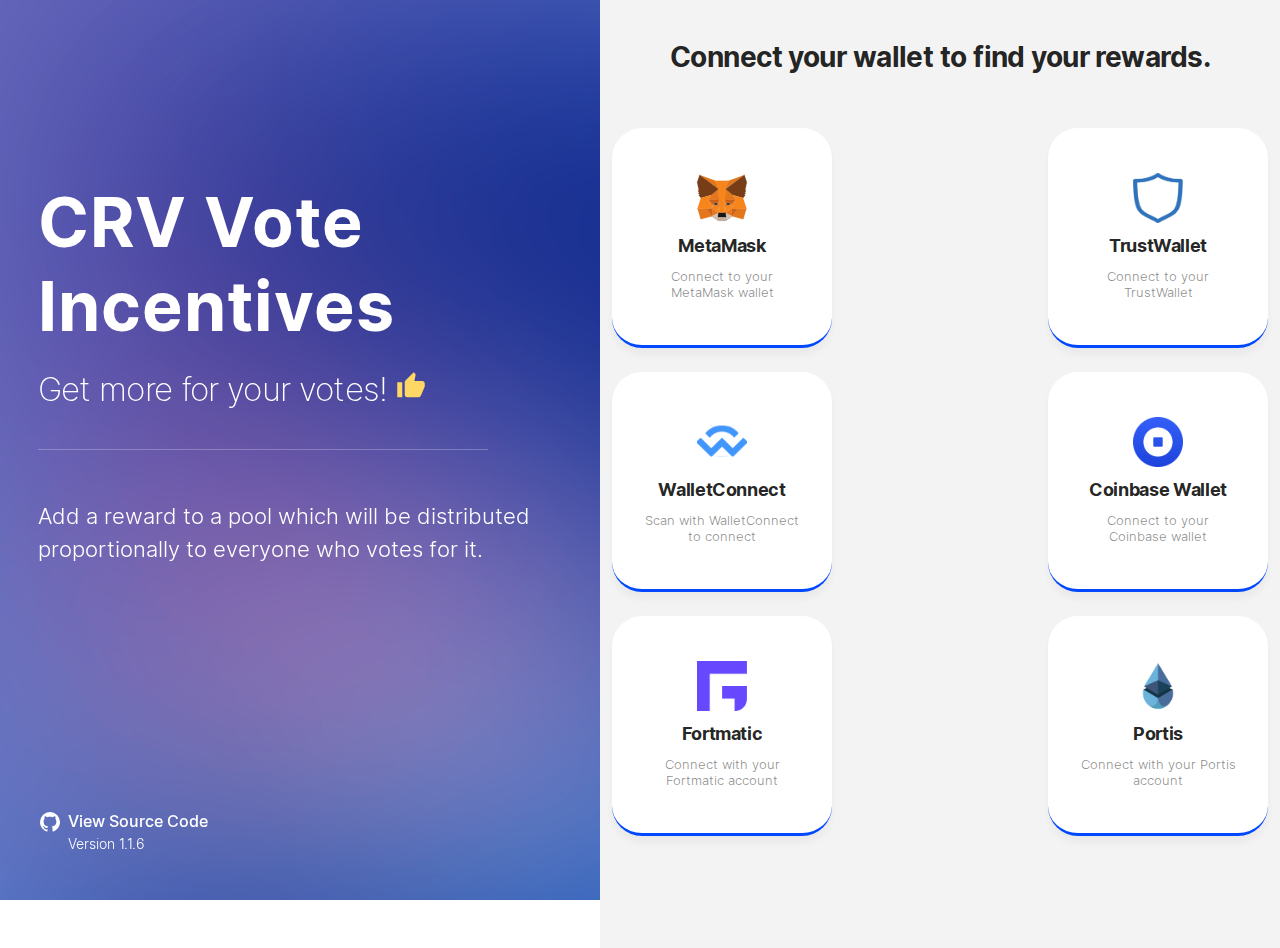
<file: index.html>
<!DOCTYPE html><html lang="en"><head><link rel="stylesheet" href="/fonts/Inter/inter.css"/><link rel="stylesheet" href="/fonts/Druk/Druk.css"/><link rel="stylesheet" href="/fonts/GrtskGiga/stylesheet.css"/><meta charSet="utf-8"/><title>bribe.crv.finance</title><meta name="viewport" content="minimum-scale=1, initial-scale=1, width=device-width"/><link rel="icon" href="/favicon.jpg"/><link rel="preload" href="/fonts/Inter/Inter-Regular.ttf" as="font" crossorigin=""/><link rel="preload" href="/fonts/Inter/Inter-Bold.ttf" as="font" crossorigin=""/><meta name="description" content="bribe.crv.finance"/><meta name="og:title" content="bribe.crv.finance"/><meta name="twitter:card" content="summary_large_image"/><meta name="next-head-count" content="9"/><link rel="preload" href="/_next/static/css/83b220e362cff4f8a6b5.css" as="style"/><link rel="stylesheet" href="/_next/static/css/83b220e362cff4f8a6b5.css" data-n-g=""/><link rel="preload" href="/_next/static/css/cdde40b2831a1aa78f81.css" as="style"/><link rel="stylesheet" href="/_next/static/css/cdde40b2831a1aa78f81.css" data-n-p=""/><noscript data-n-css=""></noscript><link rel="preload" href="/_next/static/chunks/webpack-e20b507b9ac9d1410c6e.js" as="script"/><link rel="preload" href="/_next/static/chunks/framework.655df916c99592c26abe.js" as="script"/><link rel="preload" href="/_next/static/chunks/commons.b2cb681b3fc089041434.js" as="script"/><link rel="preload" href="/_next/static/chunks/main-79c26920968226f18fdc.js" as="script"/><link rel="preload" href="/_next/static/chunks/0975f2b1.c8834a08a1186abe0142.js" as="script"/><link rel="preload" href="/_next/static/chunks/b0fe1cb196a110106ce17308c9dd4965908076f6.286a4e9cbeceddd23a22.js" as="script"/><link rel="preload" href="/_next/static/chunks/c85d64946732f605d0270a61455b4623d9754b90.35a2832c5951845f22b4.js" as="script"/><link rel="preload" href="/_next/static/chunks/pages/_app-d6c6edf752b9a15ec18b.js" as="script"/><link rel="preload" href="/_next/static/chunks/75fc9c18.851b46342beeff380cfd.js" as="script"/><link rel="preload" href="/_next/static/chunks/5438ced7320515bfb1ccd73ffd4f55532982f9e4.26535f2b456b88e15183.js" as="script"/><link rel="preload" href="/_next/static/chunks/e6a58c2ea38825584fc312156e5f22ec8d2e9687.9362fa29b7b04efc9628.js" as="script"/><link rel="preload" href="/_next/static/chunks/27b3087219b6189db4c2d6036a0d8c9cc1628637.e76d9c83a0bd55c16161.js" as="script"/><link rel="preload" href="/_next/static/chunks/pages/index-98ac56ade5277df9b7df.js" as="script"/><style id="jss-server-side">html {
  box-sizing: border-box;
  -webkit-font-smoothing: antialiased;
  -moz-osx-font-smoothing: grayscale;
}
*, *::before, *::after {
  box-sizing: inherit;
}
strong, b {
  font-weight: 700;
}
body {
  color: rgba(0, 0, 0, 0.87);
  margin: 0;
  font-size: 0.875rem;
  font-family: Inter,Arial,-apple-system,BlinkMacSystemFont,"Segoe UI",Roboto,"Helvetica Neue",sans-serif,"Apple Color Emoji","Segoe UI Emoji","Segoe UI Symbol";
  font-weight: 400;
  line-height: 1.43;
  background-color: #fff;
}
@media print {
  body {
    background-color: #fff;
  }
}
body::backdrop {
  background-color: #fff;
}
.MuiSvgIcon-root {
  fill: currentColor;
  width: 1em;
  height: 1em;
  display: inline-block;
  font-size: 1.5rem;
  transition: fill 200ms cubic-bezier(0.4, 0, 0.2, 1) 0ms;
  flex-shrink: 0;
  user-select: none;
}
.MuiSvgIcon-colorPrimary {
  color: #0053FF;
}
.MuiSvgIcon-colorSecondary {
  color: #FFFFFF;
}
.MuiSvgIcon-colorAction {
  color: rgba(0, 0, 0, 0.54);
}
.MuiSvgIcon-colorError {
  color: #dc3545;
}
.MuiSvgIcon-colorDisabled {
  color: rgba(0, 0, 0, 0.26);
}
.MuiSvgIcon-fontSizeInherit {
  font-size: inherit;
}
.MuiSvgIcon-fontSizeSmall {
  font-size: 1.25rem;
}
.MuiSvgIcon-fontSizeLarge {
  font-size: 2.1875rem;
}
.MuiPaper-root {
  color: rgba(0, 0, 0, 0.87);
  transition: box-shadow 300ms cubic-bezier(0.4, 0, 0.2, 1) 0ms;
  background-color: #fff;
}
.MuiPaper-rounded {
  border-radius: 10px;
}
.MuiPaper-outlined {
  border: 1px solid rgba(0, 0, 0, 0.12);
}
.MuiPaper-elevation0 {
  box-shadow: none;
}
.MuiPaper-elevation1 {
  box-shadow: 0px 7px 7px #0000000A;;
  -moz-box-shadow: 0px 7px 7px #0000000A;;
  -webkit-box-shadow: 0px 7px 7px #0000000A;;
}
.MuiPaper-elevation2 {
  box-shadow: 0px 3px 1px -2px rgba(0,0,0,0.2),0px 2px 2px 0px rgba(0,0,0,0.14),0px 1px 5px 0px rgba(0,0,0,0.12);
}
.MuiPaper-elevation3 {
  box-shadow: 0px 3px 3px -2px rgba(0,0,0,0.2),0px 3px 4px 0px rgba(0,0,0,0.14),0px 1px 8px 0px rgba(0,0,0,0.12);
}
.MuiPaper-elevation4 {
  box-shadow: 0px 2px 4px -1px rgba(0,0,0,0.2),0px 4px 5px 0px rgba(0,0,0,0.14),0px 1px 10px 0px rgba(0,0,0,0.12);
}
.MuiPaper-elevation5 {
  box-shadow: 0px 3px 5px -1px rgba(0,0,0,0.2),0px 5px 8px 0px rgba(0,0,0,0.14),0px 1px 14px 0px rgba(0,0,0,0.12);
}
.MuiPaper-elevation6 {
  box-shadow: 0px 3px 5px -1px rgba(0,0,0,0.2),0px 6px 10px 0px rgba(0,0,0,0.14),0px 1px 18px 0px rgba(0,0,0,0.12);
}
.MuiPaper-elevation7 {
  box-shadow: 0px 4px 5px -2px rgba(0,0,0,0.2),0px 7px 10px 1px rgba(0,0,0,0.14),0px 2px 16px 1px rgba(0,0,0,0.12);
}
.MuiPaper-elevation8 {
  box-shadow: 0px 5px 5px -3px rgba(0,0,0,0.2),0px 8px 10px 1px rgba(0,0,0,0.14),0px 3px 14px 2px rgba(0,0,0,0.12);
}
.MuiPaper-elevation9 {
  box-shadow: 0px 5px 6px -3px rgba(0,0,0,0.2),0px 9px 12px 1px rgba(0,0,0,0.14),0px 3px 16px 2px rgba(0,0,0,0.12);
}
.MuiPaper-elevation10 {
  box-shadow: 0px 6px 6px -3px rgba(0,0,0,0.2),0px 10px 14px 1px rgba(0,0,0,0.14),0px 4px 18px 3px rgba(0,0,0,0.12);
}
.MuiPaper-elevation11 {
  box-shadow: 0px 6px 7px -4px rgba(0,0,0,0.2),0px 11px 15px 1px rgba(0,0,0,0.14),0px 4px 20px 3px rgba(0,0,0,0.12);
}
.MuiPaper-elevation12 {
  box-shadow: 0px 7px 8px -4px rgba(0,0,0,0.2),0px 12px 17px 2px rgba(0,0,0,0.14),0px 5px 22px 4px rgba(0,0,0,0.12);
}
.MuiPaper-elevation13 {
  box-shadow: 0px 7px 8px -4px rgba(0,0,0,0.2),0px 13px 19px 2px rgba(0,0,0,0.14),0px 5px 24px 4px rgba(0,0,0,0.12);
}
.MuiPaper-elevation14 {
  box-shadow: 0px 7px 9px -4px rgba(0,0,0,0.2),0px 14px 21px 2px rgba(0,0,0,0.14),0px 5px 26px 4px rgba(0,0,0,0.12);
}
.MuiPaper-elevation15 {
  box-shadow: 0px 8px 9px -5px rgba(0,0,0,0.2),0px 15px 22px 2px rgba(0,0,0,0.14),0px 6px 28px 5px rgba(0,0,0,0.12);
}
.MuiPaper-elevation16 {
  box-shadow: 0px 8px 10px -5px rgba(0,0,0,0.2),0px 16px 24px 2px rgba(0,0,0,0.14),0px 6px 30px 5px rgba(0,0,0,0.12);
}
.MuiPaper-elevation17 {
  box-shadow: 0px 8px 11px -5px rgba(0,0,0,0.2),0px 17px 26px 2px rgba(0,0,0,0.14),0px 6px 32px 5px rgba(0,0,0,0.12);
}
.MuiPaper-elevation18 {
  box-shadow: 0px 9px 11px -5px rgba(0,0,0,0.2),0px 18px 28px 2px rgba(0,0,0,0.14),0px 7px 34px 6px rgba(0,0,0,0.12);
}
.MuiPaper-elevation19 {
  box-shadow: 0px 9px 12px -6px rgba(0,0,0,0.2),0px 19px 29px 2px rgba(0,0,0,0.14),0px 7px 36px 6px rgba(0,0,0,0.12);
}
.MuiPaper-elevation20 {
  box-shadow: 0px 10px 13px -6px rgba(0,0,0,0.2),0px 20px 31px 3px rgba(0,0,0,0.14),0px 8px 38px 7px rgba(0,0,0,0.12);
}
.MuiPaper-elevation21 {
  box-shadow: 0px 10px 13px -6px rgba(0,0,0,0.2),0px 21px 33px 3px rgba(0,0,0,0.14),0px 8px 40px 7px rgba(0,0,0,0.12);
}
.MuiPaper-elevation22 {
  box-shadow: 0px 10px 14px -6px rgba(0,0,0,0.2),0px 22px 35px 3px rgba(0,0,0,0.14),0px 8px 42px 7px rgba(0,0,0,0.12);
}
.MuiPaper-elevation23 {
  box-shadow: 0px 11px 14px -7px rgba(0,0,0,0.2),0px 23px 36px 3px rgba(0,0,0,0.14),0px 9px 44px 8px rgba(0,0,0,0.12);
}
.MuiPaper-elevation24 {
  box-shadow: 0px 11px 15px -7px rgba(0,0,0,0.2),0px 24px 38px 3px rgba(0,0,0,0.14),0px 9px 46px 8px rgba(0,0,0,0.12);
}
.MuiTypography-root {
  margin: 0;
}
.MuiTypography-body2 {
  font-size: 0.875rem;
  font-family: Inter,Arial,-apple-system,BlinkMacSystemFont,"Segoe UI",Roboto,"Helvetica Neue",sans-serif,"Apple Color Emoji","Segoe UI Emoji","Segoe UI Symbol";
  font-weight: 400;
  line-height: 1.43;
}
.MuiTypography-body1 {
  font-size: 16px;
  font-family: Inter,Arial,-apple-system,BlinkMacSystemFont,"Segoe UI",Roboto,"Helvetica Neue",sans-serif,"Apple Color Emoji","Segoe UI Emoji","Segoe UI Symbol";
  font-weight: 500;
  line-height: 1.7;
}
@media (max-width:576px) {
  .MuiTypography-body1 {
    font-size: 0.8rem;
  }
}
  .MuiTypography-caption {
    font-size: 0.75rem;
    font-family: Inter,Arial,-apple-system,BlinkMacSystemFont,"Segoe UI",Roboto,"Helvetica Neue",sans-serif,"Apple Color Emoji","Segoe UI Emoji","Segoe UI Symbol";
    font-weight: 400;
    line-height: 1.66;
  }
  .MuiTypography-button {
    font-size: 0.875rem;
    font-family: Inter,Arial,-apple-system,BlinkMacSystemFont,"Segoe UI",Roboto,"Helvetica Neue",sans-serif,"Apple Color Emoji","Segoe UI Emoji","Segoe UI Symbol";
    font-weight: 500;
    line-height: 1.75;
    text-transform: uppercase;
  }
  .MuiTypography-h1 {
    font-size: 60px;
    font-family: "Helvetica Neue", Inter;
    font-weight: 700;
    line-height: 1;
    letter-spacing: 1px;
  }
  .MuiTypography-h2 {
    font-size: 24px;
    font-family: Inter,Arial,-apple-system,BlinkMacSystemFont,"Segoe UI",Roboto,"Helvetica Neue",sans-serif,"Apple Color Emoji","Segoe UI Emoji","Segoe UI Symbol";
    font-weight: 700;
    line-height: 1.167;
  }
  .MuiTypography-h3 {
    font-size: 20px;
    font-family: Inter;
    font-weight: 600;
    line-height: 1.167;
  }
  .MuiTypography-h4 {
    font-size: 1.5rem;
    font-family: Inter,Arial,-apple-system,BlinkMacSystemFont,"Segoe UI",Roboto,"Helvetica Neue",sans-serif,"Apple Color Emoji","Segoe UI Emoji","Segoe UI Symbol";
    font-weight: 600;
    line-height: 1.167;
  }
  .MuiTypography-h5 {
    font-size: 15px;
    font-family: Inter,Arial,-apple-system,BlinkMacSystemFont,"Segoe UI",Roboto,"Helvetica Neue",sans-serif,"Apple Color Emoji","Segoe UI Emoji","Segoe UI Symbol";
    font-weight: 700;
    line-height: 1.167;
  }
  .MuiTypography-h6 {
    font-size: 1.5rem;
    font-family: Inter,Arial,-apple-system,BlinkMacSystemFont,"Segoe UI",Roboto,"Helvetica Neue",sans-serif,"Apple Color Emoji","Segoe UI Emoji","Segoe UI Symbol";
    font-weight: 700;
    line-height: 1.167;
    letter-spacing: 2px;
  }
@media (max-width:576px) {
  .MuiTypography-h6 {
    font-size: 1.2rem;
  }
}
  .MuiTypography-subtitle1 {
    font-size: 14px;
    font-family: Inter,Arial,-apple-system,BlinkMacSystemFont,"Segoe UI",Roboto,"Helvetica Neue",sans-serif,"Apple Color Emoji","Segoe UI Emoji","Segoe UI Symbol";
    font-weight: 300;
    line-height: 1.167;
  }
@media (max-width:576px) {
  .MuiTypography-subtitle1 {
    font-size: 0.7rem;
  }
}
  .MuiTypography-subtitle2 {
    font-size: 0.875rem;
    font-family: Inter,Arial,-apple-system,BlinkMacSystemFont,"Segoe UI",Roboto,"Helvetica Neue",sans-serif,"Apple Color Emoji","Segoe UI Emoji","Segoe UI Symbol";
    font-weight: 500;
    line-height: 1.57;
  }
  .MuiTypography-overline {
    font-size: 0.75rem;
    font-family: Inter,Arial,-apple-system,BlinkMacSystemFont,"Segoe UI",Roboto,"Helvetica Neue",sans-serif,"Apple Color Emoji","Segoe UI Emoji","Segoe UI Symbol";
    font-weight: 400;
    line-height: 2.66;
    text-transform: uppercase;
  }
  .MuiTypography-srOnly {
    width: 1px;
    height: 1px;
    overflow: hidden;
    position: absolute;
  }
  .MuiTypography-alignLeft {
    text-align: left;
  }
  .MuiTypography-alignCenter {
    text-align: center;
  }
  .MuiTypography-alignRight {
    text-align: right;
  }
  .MuiTypography-alignJustify {
    text-align: justify;
  }
  .MuiTypography-noWrap {
    overflow: hidden;
    white-space: nowrap;
    text-overflow: ellipsis;
  }
  .MuiTypography-gutterBottom {
    margin-bottom: 0.35em;
  }
  .MuiTypography-paragraph {
    margin-bottom: 16px;
  }
  .MuiTypography-colorInherit {
    color: inherit;
  }
  .MuiTypography-colorPrimary {
    color: #0053FF;
  }
  .MuiTypography-colorSecondary {
    color: #FFFFFF;
  }
  .MuiTypography-colorTextPrimary {
    color: rgba(0, 0, 0, 0.87);
  }
  .MuiTypography-colorTextSecondary {
    color: rgba(0, 0, 0, 0.30);
  }
  .MuiTypography-colorError {
    color: #dc3545;
  }
  .MuiTypography-displayInline {
    display: inline;
  }
  .MuiTypography-displayBlock {
    display: block;
  }
  .jss2 {
    height: auto;
    display: flex;
    position: relative;
  }
  .jss3 {
    margin: auto;
    display: flex;
    padding: 12px;
    flex-wrap: wrap;
    text-align: center;
  }
  .jss4 {
    display: flex;
    margin-top: 60px;
    min-height: 260px;
    align-items: center;
    flex-direction: column;
    justify-content: space-around;
  }
  .jss5 {
    padding: 24px;
  }
  .jss6 {
    font-weight: 700;
    margin-left: 12px;
  }
  .jss7 {
    max-width: 400px;
    margin-top: 32px;
    margin-bottom: 32px;
  }
  .jss8 {
    border: 1px solid #E1E1E1;
    padding: 12px;
    font-weight: 500;
    border-radius: 3rem;
    background-color: white;
  }
@media (min-width:1024px) {
  .jss8 {
    padding: 15px;
  }
}
  .jss9 {
    width: 100%;
  }
  .jss10 {
    top: -8px;
    right: -8px;
    cursor: pointer;
    position: absolute;
  }
</style></head><body><div id="__next"><div class="layout_container__2yT5o"><div class="layout_content__3EbwV"><div></div><main><div class="voting_container__3UNPj"><div class="voting_leftContainer__2p2lR"><div class="voting_copyContainer__2VRf_"><div class="voting_copyCentered__14MUC"><h1 class="MuiTypography-root voting_titleSpacing__1jZbG MuiTypography-h1"><span>CRV Vote Incentives</span></h1><h2 class="MuiTypography-root voting_helpingParagraph__14GLE MuiTypography-h2">Get more for your votes! <svg class="MuiSvgIcon-root voting_thumbIcon__383dn" focusable="false" viewBox="0 0 24 24" aria-hidden="true"><path d="M1 21h4V9H1v12zm22-11c0-1.1-.9-2-2-2h-6.31l.95-4.57.03-.32c0-.41-.17-.79-.44-1.06L14.17 1 7.59 7.59C7.22 7.95 7 8.45 7 9v10c0 1.1.9 2 2 2h9c.83 0 1.54-.5 1.84-1.22l3.02-7.05c.09-.23.14-.47.14-.73v-2z"></path></svg></h2><div class="voting_divider__1PcTv"></div><p class="MuiTypography-root voting_addRewardText__2TTXm MuiTypography-body1">Add a reward to a pool which will be distributed proportionally to everyone who votes for it.</p></div><div class="voting_socials__1vZQb"><a class="voting_socialButton__iUBn5" href="https://github.com/antonnell/vote-incentives" target="_blank" rel="noopener noreferrer"><svg version="1.1" width="24" height="24" viewBox="0 0 24 24"><path fill="#FFF" d="M12,2A10,10 0 0,0 2,12C2,16.42 4.87,20.17 8.84,21.5C9.34,21.58 9.5,21.27 9.5,21C9.5,20.77 9.5,20.14 9.5,19.31C6.73,19.91 6.14,17.97 6.14,17.97C5.68,16.81 5.03,16.5 5.03,16.5C4.12,15.88 5.1,15.9 5.1,15.9C6.1,15.97 6.63,16.93 6.63,16.93C7.5,18.45 8.97,18 9.54,17.76C9.63,17.11 9.89,16.67 10.17,16.42C7.95,16.17 5.62,15.31 5.62,11.5C5.62,10.39 6,9.5 6.65,8.79C6.55,8.54 6.2,7.5 6.75,6.15C6.75,6.15 7.59,5.88 9.5,7.17C10.29,6.95 11.15,6.84 12,6.84C12.85,6.84 13.71,6.95 14.5,7.17C16.41,5.88 17.25,6.15 17.25,6.15C17.8,7.5 17.45,8.54 17.35,8.79C18,9.5 18.38,10.39 18.38,11.5C18.38,15.32 16.04,16.16 13.81,16.41C14.17,16.72 14.5,17.33 14.5,18.26C14.5,19.6 14.5,20.68 14.5,21C14.5,21.27 14.66,21.59 15.17,21.5C19.14,20.16 22,16.42 22,12A10,10 0 0,0 12,2Z"></path></svg><p class="MuiTypography-root voting_sourceCode__Jm2jM MuiTypography-body1">View Source Code</p></a><h6 class="MuiTypography-root voting_version__wT3pk MuiTypography-subtitle1">Version 1.1.6</h6></div></div></div><div class="voting_listContainer__96M3C"><div class="voting_connectContainer__3Bo9G"><p class="MuiTypography-root voting_connectWalletText__3mVNu MuiTypography-body1">Connect your wallet to find your rewards.</p><div class="jss2"><div class="jss3"><div style="display:flex;flex-wrap:wrap;justify-content:space-between;align-items:center"><div style="padding:0px;display:flex;margin:12px 0px"><div class="MuiPaper-root MuiPaper-elevation1 MuiPaper-rounded" style="width:220px;height:220px;border-bottom:3px solid #0048FF;border-radius:30px;display:flex;align-items:center;justify-content:center;cursor:pointer" color="secondary"><div style="height:130px;width:100%;display:flex;flex-direction:column;align-items:center;justify-content:space-evenly;position:relative"><img style="width:50px;height:50px" src="/connectors/icn-metamask.svg" alt=""/><p class="MuiTypography-root MuiTypography-body1" style="font:normal normal bold 18px/21px Inter !important;letter-spacing:-0.36px;font-family:Inter;font-weight:bold;font-size:18px;margin-top:10px;margin-bottom:10px">MetaMask</p><p class="MuiTypography-root MuiTypography-body1" style="font:normal normal 300 13px/16px Inter !important;font-family:Inter;font-weight:300;font-size:13px;line-height:1.2;letter-spacing:0px;opacity:0.54;max-width:160px">Connect to your MetaMask wallet</p></div></div></div><div style="padding:0px;display:flex;margin:12px 0px"><div class="MuiPaper-root MuiPaper-elevation1 MuiPaper-rounded" style="width:220px;height:220px;border-bottom:3px solid #0048FF;border-radius:30px;display:flex;align-items:center;justify-content:center;cursor:pointer" color="secondary"><div style="height:130px;width:100%;display:flex;flex-direction:column;align-items:center;justify-content:space-evenly;position:relative"><img style="width:50px;height:50px" src="/connectors/trustWallet.png" alt=""/><p class="MuiTypography-root MuiTypography-body1" style="font:normal normal bold 18px/21px Inter !important;letter-spacing:-0.36px;font-family:Inter;font-weight:bold;font-size:18px;margin-top:10px;margin-bottom:10px">TrustWallet</p><p class="MuiTypography-root MuiTypography-body1" style="font:normal normal 300 13px/16px Inter !important;font-family:Inter;font-weight:300;font-size:13px;line-height:1.2;letter-spacing:0px;opacity:0.54;max-width:160px">Connect to your TrustWallet</p></div></div></div><div style="padding:0px;display:flex;margin:12px 0px"><div class="MuiPaper-root MuiPaper-elevation1 MuiPaper-rounded" style="width:220px;height:220px;border-bottom:3px solid #0048FF;border-radius:30px;display:flex;align-items:center;justify-content:center;cursor:pointer" color="secondary"><div style="height:130px;width:100%;display:flex;flex-direction:column;align-items:center;justify-content:space-evenly;position:relative"><img style="width:50px;height:50px" src="/connectors/walletConnectIcon.svg" alt=""/><p class="MuiTypography-root MuiTypography-body1" style="font:normal normal bold 18px/21px Inter !important;letter-spacing:-0.36px;font-family:Inter;font-weight:bold;font-size:18px;margin-top:10px;margin-bottom:10px">WalletConnect</p><p class="MuiTypography-root MuiTypography-body1" style="font:normal normal 300 13px/16px Inter !important;font-family:Inter;font-weight:300;font-size:13px;line-height:1.2;letter-spacing:0px;opacity:0.54;max-width:160px">Scan with WalletConnect to connect</p></div></div></div><div style="padding:0px;display:flex;margin:12px 0px"><div class="MuiPaper-root MuiPaper-elevation1 MuiPaper-rounded" style="width:220px;height:220px;border-bottom:3px solid #0048FF;border-radius:30px;display:flex;align-items:center;justify-content:center;cursor:pointer" color="secondary"><div style="height:130px;width:100%;display:flex;flex-direction:column;align-items:center;justify-content:space-evenly;position:relative"><img style="width:50px;height:50px" src="/connectors/coinbaseWalletIcon.svg" alt=""/><p class="MuiTypography-root MuiTypography-body1" style="font:normal normal bold 18px/21px Inter !important;letter-spacing:-0.36px;font-family:Inter;font-weight:bold;font-size:18px;margin-top:10px;margin-bottom:10px">Coinbase Wallet</p><p class="MuiTypography-root MuiTypography-body1" style="font:normal normal 300 13px/16px Inter !important;font-family:Inter;font-weight:300;font-size:13px;line-height:1.2;letter-spacing:0px;opacity:0.54;max-width:160px">Connect to your Coinbase wallet</p></div></div></div><div style="padding:0px;display:flex;margin:12px 0px"><div class="MuiPaper-root MuiPaper-elevation1 MuiPaper-rounded" style="width:220px;height:220px;border-bottom:3px solid #0048FF;border-radius:30px;display:flex;align-items:center;justify-content:center;cursor:pointer" color="secondary"><div style="height:130px;width:100%;display:flex;flex-direction:column;align-items:center;justify-content:space-evenly;position:relative"><img style="width:50px;height:50px" src="/connectors/fortmaticIcon.png" alt=""/><p class="MuiTypography-root MuiTypography-body1" style="font:normal normal bold 18px/21px Inter !important;letter-spacing:-0.36px;font-family:Inter;font-weight:bold;font-size:18px;margin-top:10px;margin-bottom:10px">Fortmatic</p><p class="MuiTypography-root MuiTypography-body1" style="font:normal normal 300 13px/16px Inter !important;font-family:Inter;font-weight:300;font-size:13px;line-height:1.2;letter-spacing:0px;opacity:0.54;max-width:160px">Connect with your Fortmatic account</p></div></div></div><div style="padding:0px;display:flex;margin:12px 0px"><div class="MuiPaper-root MuiPaper-elevation1 MuiPaper-rounded" style="width:220px;height:220px;border-bottom:3px solid #0048FF;border-radius:30px;display:flex;align-items:center;justify-content:center;cursor:pointer" color="secondary"><div style="height:130px;width:100%;display:flex;flex-direction:column;align-items:center;justify-content:space-evenly;position:relative"><img style="width:50px;height:50px" src="/connectors/portisIcon.png" alt=""/><p class="MuiTypography-root MuiTypography-body1" style="font:normal normal bold 18px/21px Inter !important;letter-spacing:-0.36px;font-family:Inter;font-weight:bold;font-size:18px;margin-top:10px;margin-bottom:10px">Portis</p><p class="MuiTypography-root MuiTypography-body1" style="font:normal normal 300 13px/16px Inter !important;font-family:Inter;font-weight:300;font-size:13px;line-height:1.2;letter-spacing:0px;opacity:0.54;max-width:160px">Connect with your Portis account</p></div></div></div></div></div></div></div></div></div></main></div></div></div><script id="__NEXT_DATA__" type="application/json">{"props":{"pageProps":{}},"page":"/","query":{},"buildId":"Xq6Mkmx3LCz_1O3UBFppa","nextExport":true,"autoExport":true,"isFallback":false}</script><script nomodule="" src="/_next/static/chunks/polyfills-ad30d1320810fa304e64.js"></script><script src="/_next/static/chunks/webpack-e20b507b9ac9d1410c6e.js" async=""></script><script src="/_next/static/chunks/framework.655df916c99592c26abe.js" async=""></script><script src="/_next/static/chunks/commons.b2cb681b3fc089041434.js" async=""></script><script src="/_next/static/chunks/main-79c26920968226f18fdc.js" async=""></script><script src="/_next/static/chunks/0975f2b1.c8834a08a1186abe0142.js" async=""></script><script src="/_next/static/chunks/b0fe1cb196a110106ce17308c9dd4965908076f6.286a4e9cbeceddd23a22.js" async=""></script><script src="/_next/static/chunks/c85d64946732f605d0270a61455b4623d9754b90.35a2832c5951845f22b4.js" async=""></script><script src="/_next/static/chunks/pages/_app-d6c6edf752b9a15ec18b.js" async=""></script><script src="/_next/static/chunks/75fc9c18.851b46342beeff380cfd.js" async=""></script><script src="/_next/static/chunks/5438ced7320515bfb1ccd73ffd4f55532982f9e4.26535f2b456b88e15183.js" async=""></script><script src="/_next/static/chunks/e6a58c2ea38825584fc312156e5f22ec8d2e9687.9362fa29b7b04efc9628.js" async=""></script><script src="/_next/static/chunks/27b3087219b6189db4c2d6036a0d8c9cc1628637.e76d9c83a0bd55c16161.js" async=""></script><script src="/_next/static/chunks/pages/index-98ac56ade5277df9b7df.js" async=""></script><script src="/_next/static/Xq6Mkmx3LCz_1O3UBFppa/_buildManifest.js" async=""></script><script src="/_next/static/Xq6Mkmx3LCz_1O3UBFppa/_ssgManifest.js" async=""></script></body></html>
</file>
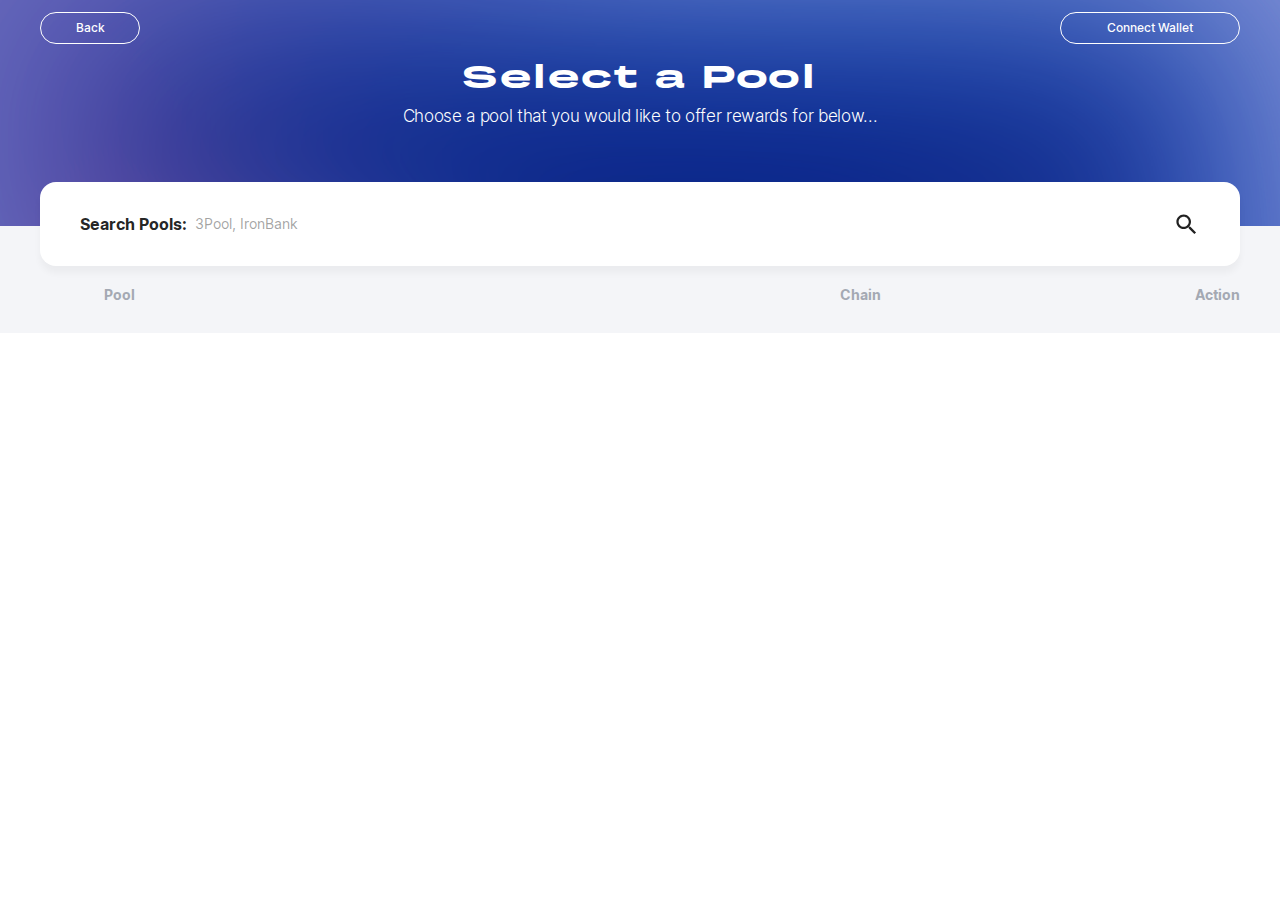
<file: add.html>
<!DOCTYPE html><html lang="en"><head><link rel="stylesheet" href="/fonts/Inter/inter.css"/><link rel="stylesheet" href="/fonts/Druk/Druk.css"/><link rel="stylesheet" href="/fonts/GrtskGiga/stylesheet.css"/><meta charSet="utf-8"/><title>bribe.crv.finance</title><meta name="viewport" content="minimum-scale=1, initial-scale=1, width=device-width"/><link rel="icon" href="/favicon.jpg"/><link rel="preload" href="/fonts/Inter/Inter-Regular.ttf" as="font" crossorigin=""/><link rel="preload" href="/fonts/Inter/Inter-Bold.ttf" as="font" crossorigin=""/><meta name="description" content="bribe.crv.finance"/><meta name="og:title" content="bribe.crv.finance"/><meta name="twitter:card" content="summary_large_image"/><meta name="next-head-count" content="9"/><link rel="preload" href="/_next/static/css/83b220e362cff4f8a6b5.css" as="style"/><link rel="stylesheet" href="/_next/static/css/83b220e362cff4f8a6b5.css" data-n-g=""/><link rel="preload" href="/_next/static/css/32d2a9ff2a9ca89ca637.css" as="style"/><link rel="stylesheet" href="/_next/static/css/32d2a9ff2a9ca89ca637.css" data-n-p=""/><noscript data-n-css=""></noscript><link rel="preload" href="/_next/static/chunks/webpack-e20b507b9ac9d1410c6e.js" as="script"/><link rel="preload" href="/_next/static/chunks/framework.655df916c99592c26abe.js" as="script"/><link rel="preload" href="/_next/static/chunks/commons.b2cb681b3fc089041434.js" as="script"/><link rel="preload" href="/_next/static/chunks/main-79c26920968226f18fdc.js" as="script"/><link rel="preload" href="/_next/static/chunks/0975f2b1.c8834a08a1186abe0142.js" as="script"/><link rel="preload" href="/_next/static/chunks/b0fe1cb196a110106ce17308c9dd4965908076f6.286a4e9cbeceddd23a22.js" as="script"/><link rel="preload" href="/_next/static/chunks/c85d64946732f605d0270a61455b4623d9754b90.35a2832c5951845f22b4.js" as="script"/><link rel="preload" href="/_next/static/chunks/pages/_app-d6c6edf752b9a15ec18b.js" as="script"/><link rel="preload" href="/_next/static/chunks/5438ced7320515bfb1ccd73ffd4f55532982f9e4.26535f2b456b88e15183.js" as="script"/><link rel="preload" href="/_next/static/chunks/pages/add-6b4476e524aea5b5677a.js" as="script"/><style id="jss-server-side">html {
  box-sizing: border-box;
  -webkit-font-smoothing: antialiased;
  -moz-osx-font-smoothing: grayscale;
}
*, *::before, *::after {
  box-sizing: inherit;
}
strong, b {
  font-weight: 700;
}
body {
  color: rgba(0, 0, 0, 0.87);
  margin: 0;
  font-size: 0.875rem;
  font-family: Inter,Arial,-apple-system,BlinkMacSystemFont,"Segoe UI",Roboto,"Helvetica Neue",sans-serif,"Apple Color Emoji","Segoe UI Emoji","Segoe UI Symbol";
  font-weight: 400;
  line-height: 1.43;
  background-color: #fff;
}
@media print {
  body {
    background-color: #fff;
  }
}
body::backdrop {
  background-color: #fff;
}
.MuiSvgIcon-root-99 {
  fill: currentColor;
  width: 1em;
  height: 1em;
  display: inline-block;
  font-size: 1.5rem;
  transition: fill 200ms cubic-bezier(0.4, 0, 0.2, 1) 0ms;
  flex-shrink: 0;
  user-select: none;
}
.MuiSvgIcon-colorPrimary-100 {
  color: #2F80ED;
}
.MuiSvgIcon-colorSecondary-101 {
  color: #f50057;
}
.MuiSvgIcon-colorAction-102 {
  color: rgba(0, 0, 0, 0.54);
}
.MuiSvgIcon-colorError-103 {
  color: #f44336;
}
.MuiSvgIcon-colorDisabled-104 {
  color: rgba(0, 0, 0, 0.26);
}
.MuiSvgIcon-fontSizeInherit-105 {
  font-size: inherit;
}
.MuiSvgIcon-fontSizeSmall-106 {
  font-size: 1.25rem;
}
.MuiSvgIcon-fontSizeLarge-107 {
  font-size: 2.1875rem;
}
.MuiPaper-root-2 {
  color: rgba(0, 0, 0, 0.87);
  transition: box-shadow 300ms cubic-bezier(0.4, 0, 0.2, 1) 0ms;
  background-color: #fff;
}
.MuiPaper-rounded-3 {
  border-radius: 16px;
}
.MuiPaper-outlined-4 {
  border: 1px solid rgba(0, 0, 0, 0.12);
}
.MuiPaper-elevation0-5 {
  box-shadow: none;
}
.MuiPaper-elevation1-6 {
  box-shadow: 0px 7px 7px #0000000A;;
  -moz-box-shadow: 0px 7px 7px #0000000A;;
  -webkit-box-shadow: 0px 7px 7px #0000000A;;
}
.MuiPaper-elevation2-7 {
  box-shadow: 0px 3px 1px -2px rgba(0,0,0,0.2),0px 2px 2px 0px rgba(0,0,0,0.14),0px 1px 5px 0px rgba(0,0,0,0.12);
}
.MuiPaper-elevation3-8 {
  box-shadow: 0px 3px 3px -2px rgba(0,0,0,0.2),0px 3px 4px 0px rgba(0,0,0,0.14),0px 1px 8px 0px rgba(0,0,0,0.12);
}
.MuiPaper-elevation4-9 {
  box-shadow: 0px 2px 4px -1px rgba(0,0,0,0.2),0px 4px 5px 0px rgba(0,0,0,0.14),0px 1px 10px 0px rgba(0,0,0,0.12);
}
.MuiPaper-elevation5-10 {
  box-shadow: 0px 3px 5px -1px rgba(0,0,0,0.2),0px 5px 8px 0px rgba(0,0,0,0.14),0px 1px 14px 0px rgba(0,0,0,0.12);
}
.MuiPaper-elevation6-11 {
  box-shadow: 0px 3px 5px -1px rgba(0,0,0,0.2),0px 6px 10px 0px rgba(0,0,0,0.14),0px 1px 18px 0px rgba(0,0,0,0.12);
}
.MuiPaper-elevation7-12 {
  box-shadow: 0px 4px 5px -2px rgba(0,0,0,0.2),0px 7px 10px 1px rgba(0,0,0,0.14),0px 2px 16px 1px rgba(0,0,0,0.12);
}
.MuiPaper-elevation8-13 {
  box-shadow: 0px 5px 5px -3px rgba(0,0,0,0.2),0px 8px 10px 1px rgba(0,0,0,0.14),0px 3px 14px 2px rgba(0,0,0,0.12);
}
.MuiPaper-elevation9-14 {
  box-shadow: 0px 5px 6px -3px rgba(0,0,0,0.2),0px 9px 12px 1px rgba(0,0,0,0.14),0px 3px 16px 2px rgba(0,0,0,0.12);
}
.MuiPaper-elevation10-15 {
  box-shadow: 0px 6px 6px -3px rgba(0,0,0,0.2),0px 10px 14px 1px rgba(0,0,0,0.14),0px 4px 18px 3px rgba(0,0,0,0.12);
}
.MuiPaper-elevation11-16 {
  box-shadow: 0px 6px 7px -4px rgba(0,0,0,0.2),0px 11px 15px 1px rgba(0,0,0,0.14),0px 4px 20px 3px rgba(0,0,0,0.12);
}
.MuiPaper-elevation12-17 {
  box-shadow: 0px 7px 8px -4px rgba(0,0,0,0.2),0px 12px 17px 2px rgba(0,0,0,0.14),0px 5px 22px 4px rgba(0,0,0,0.12);
}
.MuiPaper-elevation13-18 {
  box-shadow: 0px 7px 8px -4px rgba(0,0,0,0.2),0px 13px 19px 2px rgba(0,0,0,0.14),0px 5px 24px 4px rgba(0,0,0,0.12);
}
.MuiPaper-elevation14-19 {
  box-shadow: 0px 7px 9px -4px rgba(0,0,0,0.2),0px 14px 21px 2px rgba(0,0,0,0.14),0px 5px 26px 4px rgba(0,0,0,0.12);
}
.MuiPaper-elevation15-20 {
  box-shadow: 0px 8px 9px -5px rgba(0,0,0,0.2),0px 15px 22px 2px rgba(0,0,0,0.14),0px 6px 28px 5px rgba(0,0,0,0.12);
}
.MuiPaper-elevation16-21 {
  box-shadow: 0px 8px 10px -5px rgba(0,0,0,0.2),0px 16px 24px 2px rgba(0,0,0,0.14),0px 6px 30px 5px rgba(0,0,0,0.12);
}
.MuiPaper-elevation17-22 {
  box-shadow: 0px 8px 11px -5px rgba(0,0,0,0.2),0px 17px 26px 2px rgba(0,0,0,0.14),0px 6px 32px 5px rgba(0,0,0,0.12);
}
.MuiPaper-elevation18-23 {
  box-shadow: 0px 9px 11px -5px rgba(0,0,0,0.2),0px 18px 28px 2px rgba(0,0,0,0.14),0px 7px 34px 6px rgba(0,0,0,0.12);
}
.MuiPaper-elevation19-24 {
  box-shadow: 0px 9px 12px -6px rgba(0,0,0,0.2),0px 19px 29px 2px rgba(0,0,0,0.14),0px 7px 36px 6px rgba(0,0,0,0.12);
}
.MuiPaper-elevation20-25 {
  box-shadow: 0px 10px 13px -6px rgba(0,0,0,0.2),0px 20px 31px 3px rgba(0,0,0,0.14),0px 8px 38px 7px rgba(0,0,0,0.12);
}
.MuiPaper-elevation21-26 {
  box-shadow: 0px 10px 13px -6px rgba(0,0,0,0.2),0px 21px 33px 3px rgba(0,0,0,0.14),0px 8px 40px 7px rgba(0,0,0,0.12);
}
.MuiPaper-elevation22-27 {
  box-shadow: 0px 10px 14px -6px rgba(0,0,0,0.2),0px 22px 35px 3px rgba(0,0,0,0.14),0px 8px 42px 7px rgba(0,0,0,0.12);
}
.MuiPaper-elevation23-28 {
  box-shadow: 0px 11px 14px -7px rgba(0,0,0,0.2),0px 23px 36px 3px rgba(0,0,0,0.14),0px 9px 44px 8px rgba(0,0,0,0.12);
}
.MuiPaper-elevation24-29 {
  box-shadow: 0px 11px 15px -7px rgba(0,0,0,0.2),0px 24px 38px 3px rgba(0,0,0,0.14),0px 9px 46px 8px rgba(0,0,0,0.12);
}
.MuiButtonBase-root {
  color: inherit;
  border: 0;
  cursor: pointer;
  margin: 0;
  display: inline-flex;
  outline: 0;
  padding: 0;
  position: relative;
  align-items: center;
  user-select: none;
  border-radius: 0;
  vertical-align: middle;
  -moz-appearance: none;
  justify-content: center;
  text-decoration: none;
  background-color: transparent;
  -webkit-appearance: none;
  -webkit-tap-highlight-color: transparent;
}
.MuiButtonBase-root::-moz-focus-inner {
  border-style: none;
}
.MuiButtonBase-root.Mui-disabled {
  cursor: default;
  pointer-events: none;
}
@media print {
  .MuiButtonBase-root {
    color-adjust: exact;
  }
}
  .MuiTypography-root {
    margin: 0;
  }
  .MuiTypography-body2 {
    font-size: 0.875rem;
    font-family: Inter,Arial,-apple-system,BlinkMacSystemFont,"Segoe UI",Roboto,"Helvetica Neue",sans-serif,"Apple Color Emoji","Segoe UI Emoji","Segoe UI Symbol";
    font-weight: 400;
    line-height: 1.43;
  }
  .MuiTypography-body1 {
    font-size: 16px;
    font-family: Inter,Arial,-apple-system,BlinkMacSystemFont,"Segoe UI",Roboto,"Helvetica Neue",sans-serif,"Apple Color Emoji","Segoe UI Emoji","Segoe UI Symbol";
    font-weight: 500;
    line-height: 1.7;
  }
@media (max-width:576px) {
  .MuiTypography-body1 {
    font-size: 0.8rem;
  }
}
  .MuiTypography-caption {
    font-size: 0.75rem;
    font-family: Inter,Arial,-apple-system,BlinkMacSystemFont,"Segoe UI",Roboto,"Helvetica Neue",sans-serif,"Apple Color Emoji","Segoe UI Emoji","Segoe UI Symbol";
    font-weight: 400;
    line-height: 1.66;
  }
  .MuiTypography-button {
    font-size: 0.875rem;
    font-family: Inter,Arial,-apple-system,BlinkMacSystemFont,"Segoe UI",Roboto,"Helvetica Neue",sans-serif,"Apple Color Emoji","Segoe UI Emoji","Segoe UI Symbol";
    font-weight: 500;
    line-height: 1.75;
    text-transform: uppercase;
  }
  .MuiTypography-h1 {
    font-size: 60px;
    font-family: "Helvetica Neue", Inter;
    font-weight: 700;
    line-height: 1;
    letter-spacing: 1px;
  }
  .MuiTypography-h2 {
    font-size: 24px;
    font-family: Inter,Arial,-apple-system,BlinkMacSystemFont,"Segoe UI",Roboto,"Helvetica Neue",sans-serif,"Apple Color Emoji","Segoe UI Emoji","Segoe UI Symbol";
    font-weight: 700;
    line-height: 1.167;
  }
  .MuiTypography-h3 {
    font-size: 20px;
    font-family: Inter;
    font-weight: 600;
    line-height: 1.167;
  }
  .MuiTypography-h4 {
    font-size: 1.5rem;
    font-family: Inter,Arial,-apple-system,BlinkMacSystemFont,"Segoe UI",Roboto,"Helvetica Neue",sans-serif,"Apple Color Emoji","Segoe UI Emoji","Segoe UI Symbol";
    font-weight: 600;
    line-height: 1.167;
  }
  .MuiTypography-h5 {
    font-size: 15px;
    font-family: Inter,Arial,-apple-system,BlinkMacSystemFont,"Segoe UI",Roboto,"Helvetica Neue",sans-serif,"Apple Color Emoji","Segoe UI Emoji","Segoe UI Symbol";
    font-weight: 700;
    line-height: 1.167;
  }
  .MuiTypography-h6 {
    font-size: 1.5rem;
    font-family: Inter,Arial,-apple-system,BlinkMacSystemFont,"Segoe UI",Roboto,"Helvetica Neue",sans-serif,"Apple Color Emoji","Segoe UI Emoji","Segoe UI Symbol";
    font-weight: 700;
    line-height: 1.167;
    letter-spacing: 2px;
  }
@media (max-width:576px) {
  .MuiTypography-h6 {
    font-size: 1.2rem;
  }
}
  .MuiTypography-subtitle1 {
    font-size: 14px;
    font-family: Inter,Arial,-apple-system,BlinkMacSystemFont,"Segoe UI",Roboto,"Helvetica Neue",sans-serif,"Apple Color Emoji","Segoe UI Emoji","Segoe UI Symbol";
    font-weight: 300;
    line-height: 1.167;
  }
@media (max-width:576px) {
  .MuiTypography-subtitle1 {
    font-size: 0.7rem;
  }
}
  .MuiTypography-subtitle2 {
    font-size: 0.875rem;
    font-family: Inter,Arial,-apple-system,BlinkMacSystemFont,"Segoe UI",Roboto,"Helvetica Neue",sans-serif,"Apple Color Emoji","Segoe UI Emoji","Segoe UI Symbol";
    font-weight: 500;
    line-height: 1.57;
  }
  .MuiTypography-overline {
    font-size: 0.75rem;
    font-family: Inter,Arial,-apple-system,BlinkMacSystemFont,"Segoe UI",Roboto,"Helvetica Neue",sans-serif,"Apple Color Emoji","Segoe UI Emoji","Segoe UI Symbol";
    font-weight: 400;
    line-height: 2.66;
    text-transform: uppercase;
  }
  .MuiTypography-srOnly {
    width: 1px;
    height: 1px;
    overflow: hidden;
    position: absolute;
  }
  .MuiTypography-alignLeft {
    text-align: left;
  }
  .MuiTypography-alignCenter {
    text-align: center;
  }
  .MuiTypography-alignRight {
    text-align: right;
  }
  .MuiTypography-alignJustify {
    text-align: justify;
  }
  .MuiTypography-noWrap {
    overflow: hidden;
    white-space: nowrap;
    text-overflow: ellipsis;
  }
  .MuiTypography-gutterBottom {
    margin-bottom: 0.35em;
  }
  .MuiTypography-paragraph {
    margin-bottom: 16px;
  }
  .MuiTypography-colorInherit {
    color: inherit;
  }
  .MuiTypography-colorPrimary {
    color: #0053FF;
  }
  .MuiTypography-colorSecondary {
    color: #FFFFFF;
  }
  .MuiTypography-colorTextPrimary {
    color: rgba(0, 0, 0, 0.87);
  }
  .MuiTypography-colorTextSecondary {
    color: rgba(0, 0, 0, 0.30);
  }
  .MuiTypography-colorError {
    color: #dc3545;
  }
  .MuiTypography-displayInline {
    display: inline;
  }
  .MuiTypography-displayBlock {
    display: block;
  }
  .MuiTypography-root-69 {
    margin: 0;
  }
  .MuiTypography-body2-70 {
    font-size: 0.875rem;
    font-family: Inter,Arial,-apple-system,BlinkMacSystemFont,"Segoe UI",Roboto,"Helvetica Neue",sans-serif,"Apple Color Emoji","Segoe UI Emoji","Segoe UI Symbol";
    font-weight: 400;
    line-height: 1.43;
  }
  .MuiTypography-body1-71 {
    font-size: 12px;
    font-family: Inter,Arial,-apple-system,BlinkMacSystemFont,"Segoe UI",Roboto,"Helvetica Neue",sans-serif,"Apple Color Emoji","Segoe UI Emoji","Segoe UI Symbol";
    font-weight: 400;
    line-height: 1.5;
  }
  .MuiTypography-caption-72 {
    font-size: 0.75rem;
    font-family: Inter,Arial,-apple-system,BlinkMacSystemFont,"Segoe UI",Roboto,"Helvetica Neue",sans-serif,"Apple Color Emoji","Segoe UI Emoji","Segoe UI Symbol";
    font-weight: 400;
    line-height: 1.66;
  }
  .MuiTypography-button-73 {
    font-size: 0.875rem;
    font-family: Inter,Arial,-apple-system,BlinkMacSystemFont,"Segoe UI",Roboto,"Helvetica Neue",sans-serif,"Apple Color Emoji","Segoe UI Emoji","Segoe UI Symbol";
    font-weight: 500;
    line-height: 1.75;
    text-transform: uppercase;
  }
  .MuiTypography-h1-74 {
    font-size: 6rem;
    font-family: Inter,Arial,-apple-system,BlinkMacSystemFont,"Segoe UI",Roboto,"Helvetica Neue",sans-serif,"Apple Color Emoji","Segoe UI Emoji","Segoe UI Symbol";
    font-weight: 300;
    line-height: 1.167;
  }
  .MuiTypography-h2-75 {
    font-size: 3.75rem;
    font-family: Inter,Arial,-apple-system,BlinkMacSystemFont,"Segoe UI",Roboto,"Helvetica Neue",sans-serif,"Apple Color Emoji","Segoe UI Emoji","Segoe UI Symbol";
    font-weight: 300;
    line-height: 1.2;
  }
  .MuiTypography-h3-76 {
    font-size: 3rem;
    font-family: Inter,Arial,-apple-system,BlinkMacSystemFont,"Segoe UI",Roboto,"Helvetica Neue",sans-serif,"Apple Color Emoji","Segoe UI Emoji","Segoe UI Symbol";
    font-weight: 400;
    line-height: 1.167;
  }
  .MuiTypography-h4-77 {
    font-size: 2.125rem;
    font-family: Inter,Arial,-apple-system,BlinkMacSystemFont,"Segoe UI",Roboto,"Helvetica Neue",sans-serif,"Apple Color Emoji","Segoe UI Emoji","Segoe UI Symbol";
    font-weight: 400;
    line-height: 1.235;
  }
  .MuiTypography-h5-78 {
    font-size: 1.5rem;
    font-family: Inter,Arial,-apple-system,BlinkMacSystemFont,"Segoe UI",Roboto,"Helvetica Neue",sans-serif,"Apple Color Emoji","Segoe UI Emoji","Segoe UI Symbol";
    font-weight: 400;
    line-height: 1.334;
  }
  .MuiTypography-h6-79 {
    font-size: 1.25rem;
    font-family: Inter,Arial,-apple-system,BlinkMacSystemFont,"Segoe UI",Roboto,"Helvetica Neue",sans-serif,"Apple Color Emoji","Segoe UI Emoji","Segoe UI Symbol";
    font-weight: 500;
    line-height: 1.6;
  }
  .MuiTypography-subtitle1-80 {
    font-size: 1rem;
    font-family: Inter,Arial,-apple-system,BlinkMacSystemFont,"Segoe UI",Roboto,"Helvetica Neue",sans-serif,"Apple Color Emoji","Segoe UI Emoji","Segoe UI Symbol";
    font-weight: 400;
    line-height: 1.75;
  }
  .MuiTypography-subtitle2-81 {
    font-size: 0.875rem;
    font-family: Inter,Arial,-apple-system,BlinkMacSystemFont,"Segoe UI",Roboto,"Helvetica Neue",sans-serif,"Apple Color Emoji","Segoe UI Emoji","Segoe UI Symbol";
    font-weight: 500;
    line-height: 1.57;
  }
  .MuiTypography-overline-82 {
    font-size: 0.75rem;
    font-family: Inter,Arial,-apple-system,BlinkMacSystemFont,"Segoe UI",Roboto,"Helvetica Neue",sans-serif,"Apple Color Emoji","Segoe UI Emoji","Segoe UI Symbol";
    font-weight: 400;
    line-height: 2.66;
    text-transform: uppercase;
  }
  .MuiTypography-srOnly-83 {
    width: 1px;
    height: 1px;
    overflow: hidden;
    position: absolute;
  }
  .MuiTypography-alignLeft-84 {
    text-align: left;
  }
  .MuiTypography-alignCenter-85 {
    text-align: center;
  }
  .MuiTypography-alignRight-86 {
    text-align: right;
  }
  .MuiTypography-alignJustify-87 {
    text-align: justify;
  }
  .MuiTypography-noWrap-88 {
    overflow: hidden;
    white-space: nowrap;
    text-overflow: ellipsis;
  }
  .MuiTypography-gutterBottom-89 {
    margin-bottom: 0.35em;
  }
  .MuiTypography-paragraph-90 {
    margin-bottom: 16px;
  }
  .MuiTypography-colorInherit-91 {
    color: inherit;
  }
  .MuiTypography-colorPrimary-92 {
    color: #2F80ED;
  }
  .MuiTypography-colorSecondary-93 {
    color: #f50057;
  }
  .MuiTypography-colorTextPrimary-94 {
    color: rgba(0, 0, 0, 0.87);
  }
  .MuiTypography-colorTextSecondary-95 {
    color: rgba(0, 0, 0, 0.54);
  }
  .MuiTypography-colorError-96 {
    color: #f44336;
  }
  .MuiTypography-displayInline-97 {
    display: inline;
  }
  .MuiTypography-displayBlock-98 {
    display: block;
  }
  .MuiButton-root {
    color: rgba(0, 0, 0, 0.87);
    padding: 6px 16px;
    font-size: 0.875rem;
    min-width: 50px;
    box-sizing: border-box;
    transition: background-color 250ms cubic-bezier(0.4, 0, 0.2, 1) 0ms,box-shadow 250ms cubic-bezier(0.4, 0, 0.2, 1) 0ms,border 250ms cubic-bezier(0.4, 0, 0.2, 1) 0ms;
    font-family: Inter,Arial,-apple-system,BlinkMacSystemFont,"Segoe UI",Roboto,"Helvetica Neue",sans-serif,"Apple Color Emoji","Segoe UI Emoji","Segoe UI Symbol";
    font-weight: 500;
    line-height: 1.75;
    border-radius: 5px;
    text-transform: uppercase;
  }
  .MuiButton-root:hover {
    text-decoration: none;
    background-color: rgba(0, 0, 0, 0.04);
  }
  .MuiButton-root.Mui-disabled {
    color: rgba(0, 0, 0, 0.26);
  }
@media (hover: none) {
  .MuiButton-root:hover {
    background-color: transparent;
  }
}
  .MuiButton-root:hover.Mui-disabled {
    background-color: transparent;
  }
  .MuiButton-label {
    width: 100%;
    display: inherit;
    align-items: inherit;
    text-transform: capitalize;
    justify-content: inherit;
  }
  .MuiButton-text {
    padding: 6px 8px;
  }
  .MuiButton-textPrimary {
    color: #0053FF;
  }
  .MuiButton-textPrimary:hover {
    background-color: rgba(0, 83, 255, 0.04);
  }
@media (hover: none) {
  .MuiButton-textPrimary:hover {
    background-color: transparent;
  }
}
  .MuiButton-textSecondary {
    color: #FFFFFF;
  }
  .MuiButton-textSecondary:hover {
    background-color: rgba(255, 255, 255, 0.04);
  }
@media (hover: none) {
  .MuiButton-textSecondary:hover {
    background-color: transparent;
  }
}
  .MuiButton-outlined {
    color: #fff;
    border: 1px solid rgba(0, 0, 0, 0.23);
    padding: 5px 15px;
    border-color: #fff;
    border-radius: 32px;
  }
  .MuiButton-outlined.Mui-disabled {
    border: 1px solid rgba(0, 0, 0, 0.12);
  }
  .MuiButton-outlinedPrimary {
    color: #0053FF;
    border: 1px solid #EAEAEA;
  }
  .MuiButton-outlinedPrimary:hover {
    color: #fff;
    border: 1px solid #0053FF;
    background-color: #0053FF !important;
  }
@media (hover: none) {
  .MuiButton-outlinedPrimary:hover {
    background-color: transparent;
  }
}
  .MuiButton-outlinedSecondary {
    color: #FFFFFF;
    border: 1px solid rgba(255, 255, 255, 0.5);
  }
  .MuiButton-outlinedSecondary:hover {
    border: 1px solid #FFFFFF;
    background-color: rgba(255, 255, 255, 0.04);
  }
  .MuiButton-outlinedSecondary.Mui-disabled {
    border: 1px solid rgba(0, 0, 0, 0.26);
  }
@media (hover: none) {
  .MuiButton-outlinedSecondary:hover {
    background-color: transparent;
  }
}
  .MuiButton-contained {
    color: rgba(0, 0, 0, 0.87);
    box-shadow: 0px 3px 1px -2px rgba(0,0,0,0.2),0px 2px 2px 0px rgba(0,0,0,0.14),0px 1px 5px 0px rgba(0,0,0,0.12);
    background-color: #fff;
  }
  .MuiButton-contained:hover {
    box-shadow: 0px 2px 4px -1px rgba(0,0,0,0.2),0px 4px 5px 0px rgba(0,0,0,0.14),0px 1px 10px 0px rgba(0,0,0,0.12);
    background-color: #d5d5d5;
  }
  .MuiButton-contained.Mui-focusVisible {
    box-shadow: 0px 3px 5px -1px rgba(0,0,0,0.2),0px 6px 10px 0px rgba(0,0,0,0.14),0px 1px 18px 0px rgba(0,0,0,0.12);
  }
  .MuiButton-contained:active {
    box-shadow: 0px 5px 5px -3px rgba(0,0,0,0.2),0px 8px 10px 1px rgba(0,0,0,0.14),0px 3px 14px 2px rgba(0,0,0,0.12);
  }
  .MuiButton-contained.Mui-disabled {
    color: rgba(0, 0, 0, 0.26);
    box-shadow: none;
    background-color: rgba(0, 0, 0, 0.12);
  }
@media (hover: none) {
  .MuiButton-contained:hover {
    box-shadow: 0px 3px 1px -2px rgba(0,0,0,0.2),0px 2px 2px 0px rgba(0,0,0,0.14),0px 1px 5px 0px rgba(0,0,0,0.12);
    background-color: #e0e0e0;
  }
}
  .MuiButton-contained:hover.Mui-disabled {
    background-color: rgba(0, 0, 0, 0.12);
  }
  .MuiButton-containedPrimary {
    color: #fff;
    background-color: #0053FF;
  }
  .MuiButton-containedPrimary:hover {
    background-color: rgb(0, 58, 178);
  }
@media (hover: none) {
  .MuiButton-containedPrimary:hover {
    background-color: #0053FF;
  }
}
  .MuiButton-containedSecondary {
    color: rgba(0, 0, 0, 0.87);
    background-color: #FFFFFF;
  }
  .MuiButton-containedSecondary:hover {
    background-color: rgb(178, 178, 178);
  }
@media (hover: none) {
  .MuiButton-containedSecondary:hover {
    background-color: #FFFFFF;
  }
}
  .MuiButton-disableElevation {
    box-shadow: none;
  }
  .MuiButton-disableElevation:hover {
    box-shadow: none;
  }
  .MuiButton-disableElevation.Mui-focusVisible {
    box-shadow: none;
  }
  .MuiButton-disableElevation:active {
    box-shadow: none;
  }
  .MuiButton-disableElevation.Mui-disabled {
    box-shadow: none;
  }
  .MuiButton-colorInherit {
    color: inherit;
    border-color: currentColor;
  }
  .MuiButton-textSizeSmall {
    padding: 4px 5px;
    font-size: 0.8125rem;
  }
  .MuiButton-textSizeLarge {
    padding: 8px 11px;
    font-size: 2.4rem;
  }
@media (max-width:576px) {
  .MuiButton-textSizeLarge {
    font-size: 2rem;
  }
}
  .MuiButton-outlinedSizeSmall {
    padding: 6px 9px;
    font-size: 0.7rem;
  }
@media (max-width:576px) {
  .MuiButton-outlinedSizeSmall {
    padding: 3px 0px;
  }
}
  .MuiButton-outlinedSizeLarge {
    padding: 7px 21px;
    font-size: 0.9375rem;
  }
  .MuiButton-containedSizeSmall {
    padding: 4px 10px;
    font-size: 0.8125rem;
  }
  .MuiButton-containedSizeLarge {
    padding: 8px 22px;
    font-size: 0.9375rem;
  }
  .MuiButton-sizeLarge {
    height: 60px;
    min-width: 140px;
    border-radius: 5px;
  }
  .MuiButton-fullWidth {
    width: 100%;
  }
  .MuiButton-startIcon {
    display: inherit;
    margin-left: -4px;
    margin-right: 8px;
  }
  .MuiButton-startIcon.MuiButton-iconSizeSmall {
    margin-left: -2px;
  }
  .MuiButton-endIcon {
    display: inherit;
    margin-left: 8px;
    margin-right: -4px;
  }
  .MuiButton-endIcon.MuiButton-iconSizeSmall {
    margin-right: -2px;
  }
  .MuiButton-iconSizeSmall > *:first-child {
    font-size: 18px;
  }
  .MuiButton-iconSizeMedium > *:first-child {
    font-size: 20px;
  }
  .MuiButton-iconSizeLarge > *:first-child {
    font-size: 22px;
  }
@keyframes mui-auto-fill {}
@keyframes mui-auto-fill-cancel {}
  .MuiInputBase-root-47 {
    color: rgba(0, 0, 0, 0.87);
    cursor: text;
    display: inline-flex;
    position: relative;
    font-size: 12px;
    box-sizing: border-box;
    align-items: center;
    font-family: Inter,Arial,-apple-system,BlinkMacSystemFont,"Segoe UI",Roboto,"Helvetica Neue",sans-serif,"Apple Color Emoji","Segoe UI Emoji","Segoe UI Symbol";
    font-weight: 400;
    line-height: 1.1876em;
  }
  .MuiInputBase-root-47.Mui-disabled {
    color: rgba(0, 0, 0, 0.38);
    cursor: default;
  }
  .MuiInputBase-multiline-52 {
    padding: 6px 0 7px;
  }
  .MuiInputBase-multiline-52.MuiInputBase-marginDense-51 {
    padding-top: 3px;
  }
  .MuiInputBase-fullWidth-54 {
    width: 100%;
  }
  .MuiInputBase-input-55 {
    font: inherit;
    color: currentColor;
    width: 100%;
    border: 0;
    height: 1.1876em;
    margin: 0;
    display: block;
    padding: 6px 0 7px;
    font-size: 14px;
    min-width: 0;
    background: none;
    box-sizing: content-box;
    animation-name: mui-auto-fill-cancel;
    letter-spacing: inherit;
    animation-duration: 10ms;
    -webkit-tap-highlight-color: transparent;
  }
  .MuiInputBase-input-55::-webkit-input-placeholder {
    color: currentColor;
    opacity: 0.42;
    transition: opacity 200ms cubic-bezier(0.4, 0, 0.2, 1) 0ms;
  }
  .MuiInputBase-input-55::-moz-placeholder {
    color: currentColor;
    opacity: 0.42;
    transition: opacity 200ms cubic-bezier(0.4, 0, 0.2, 1) 0ms;
  }
  .MuiInputBase-input-55:-ms-input-placeholder {
    color: currentColor;
    opacity: 0.42;
    transition: opacity 200ms cubic-bezier(0.4, 0, 0.2, 1) 0ms;
  }
  .MuiInputBase-input-55::-ms-input-placeholder {
    color: currentColor;
    opacity: 0.42;
    transition: opacity 200ms cubic-bezier(0.4, 0, 0.2, 1) 0ms;
  }
  .MuiInputBase-input-55:focus {
    outline: 0;
  }
  .MuiInputBase-input-55:invalid {
    box-shadow: none;
  }
  .MuiInputBase-input-55::-webkit-search-decoration {
    -webkit-appearance: none;
  }
  .MuiInputBase-input-55.Mui-disabled {
    opacity: 1;
  }
  .MuiInputBase-input-55:-webkit-autofill {
    animation-name: mui-auto-fill;
    animation-duration: 5000s;
  }
  label[data-shrink=false] + .MuiInputBase-formControl-48 .MuiInputBase-input-55::-webkit-input-placeholder {
    opacity: 0 !important;
  }
  label[data-shrink=false] + .MuiInputBase-formControl-48 .MuiInputBase-input-55::-moz-placeholder {
    opacity: 0 !important;
  }
  label[data-shrink=false] + .MuiInputBase-formControl-48 .MuiInputBase-input-55:-ms-input-placeholder {
    opacity: 0 !important;
  }
  label[data-shrink=false] + .MuiInputBase-formControl-48 .MuiInputBase-input-55::-ms-input-placeholder {
    opacity: 0 !important;
  }
  label[data-shrink=false] + .MuiInputBase-formControl-48 .MuiInputBase-input-55:focus::-webkit-input-placeholder {
    opacity: 0.42;
  }
  label[data-shrink=false] + .MuiInputBase-formControl-48 .MuiInputBase-input-55:focus::-moz-placeholder {
    opacity: 0.42;
  }
  label[data-shrink=false] + .MuiInputBase-formControl-48 .MuiInputBase-input-55:focus:-ms-input-placeholder {
    opacity: 0.42;
  }
  label[data-shrink=false] + .MuiInputBase-formControl-48 .MuiInputBase-input-55:focus::-ms-input-placeholder {
    opacity: 0.42;
  }
  .MuiInputBase-inputMarginDense-56 {
    padding-top: 3px;
  }
  .MuiInputBase-inputMultiline-57 {
    height: auto;
    resize: none;
    padding: 0;
  }
  .MuiInputBase-inputTypeSearch-58 {
    -moz-appearance: textfield;
    -webkit-appearance: textfield;
  }
  .MuiFormControl-root-31 {
    border: 0;
    margin: 0;
    display: inline-flex;
    padding: 0;
    position: relative;
    min-width: 0;
    flex-direction: column;
    vertical-align: top;
  }
  .MuiFormControl-marginNormal-32 {
    margin-top: 16px;
    margin-bottom: 8px;
  }
  .MuiFormControl-marginDense-33 {
    margin-top: 8px;
    margin-bottom: 4px;
  }
  .MuiFormControl-fullWidth-34 {
    width: 100%;
  }
  .MuiInputAdornment-root-62 {
    height: 0.01em;
    display: flex;
    max-height: 2em;
    align-items: center;
    white-space: nowrap;
  }
  .MuiInputAdornment-filled-63.MuiInputAdornment-positionStart-64:not(.MuiInputAdornment-hiddenLabel-67) {
    margin-top: 16px;
  }
  .MuiInputAdornment-positionStart-64 {
    margin-right: 8px;
  }
  .MuiInputAdornment-positionEnd-65 {
    margin-left: 8px;
  }
  .MuiInputAdornment-disablePointerEvents-66 {
    pointer-events: none;
  }
  .jss108 {
    top: -5px;
    left: 0;
    right: 0;
    bottom: 0;
    margin: 0;
    padding: 0 8px;
    overflow: hidden;
    position: absolute;
    border-style: solid;
    border-width: 1px;
    border-radius: inherit;
    pointer-events: none;
  }
  .jss109 {
    padding: 0;
    text-align: left;
    transition: width 150ms cubic-bezier(0.0, 0, 0.2, 1) 0ms;
    line-height: 11px;
  }
  .jss110 {
    width: auto;
    height: 11px;
    display: block;
    padding: 0;
    font-size: 0.75em;
    max-width: 0.01px;
    text-align: left;
    transition: max-width 50ms cubic-bezier(0.0, 0, 0.2, 1) 0ms;
    visibility: hidden;
  }
  .jss110 > span {
    display: inline-block;
    padding-left: 5px;
    padding-right: 5px;
  }
  .jss111 {
    max-width: 1000px;
    transition: max-width 100ms cubic-bezier(0.0, 0, 0.2, 1) 50ms;
  }
  .MuiOutlinedInput-root-35 {
    position: relative;
    border-radius: 16px;
  }
  .MuiOutlinedInput-root-35:hover .MuiOutlinedInput-notchedOutline-41 {
    border-color: rgba(0, 0, 0, 0.87);
  }
@media (hover: none) {
  .MuiOutlinedInput-root-35:hover .MuiOutlinedInput-notchedOutline-41 {
    border-color: rgba(0, 0, 0, 0.23);
  }
}
  .MuiOutlinedInput-root-35.Mui-focused .MuiOutlinedInput-notchedOutline-41 {
    border-color: #2F80ED;
    border-width: 2px;
  }
  .MuiOutlinedInput-root-35.Mui-error .MuiOutlinedInput-notchedOutline-41 {
    border-color: #f44336;
  }
  .MuiOutlinedInput-root-35.Mui-disabled .MuiOutlinedInput-notchedOutline-41 {
    border-color: rgba(0, 0, 0, 0.26);
  }
  .MuiOutlinedInput-colorSecondary-36.Mui-focused .MuiOutlinedInput-notchedOutline-41 {
    border-color: #f50057;
  }
  .MuiOutlinedInput-adornedStart-37 {
    padding-left: 40px;
  }
  .MuiOutlinedInput-adornedEnd-38 {
    padding-right: 40px;
  }
  .MuiOutlinedInput-multiline-40 {
    padding: 18.5px 14px;
  }
  .MuiOutlinedInput-multiline-40.MuiOutlinedInput-marginDense-39 {
    padding-top: 10.5px;
    padding-bottom: 10.5px;
  }
  .MuiOutlinedInput-notchedOutline-41 {
    border-color: transparent;
  }
  .MuiOutlinedInput-input-42 {
    padding: 34px 50px;
  }
  .MuiOutlinedInput-input-42:-webkit-autofill {
    border-radius: inherit;
  }
  .MuiOutlinedInput-inputMarginDense-43 {
    padding-top: 10.5px;
    padding-bottom: 10.5px;
  }
  .MuiOutlinedInput-inputMultiline-44 {
    padding: 0;
  }
  .MuiOutlinedInput-inputAdornedStart-45 {
    padding-left: 0;
  }
  .MuiOutlinedInput-inputAdornedEnd-46 {
    padding-right: 0;
  }

</style></head><body><div id="__next"><div class="layout_container__2yT5o"><div class="layout_content__3EbwV"><div></div><main><div class="add_container__3rthT"><div class="add_headContainer__KibU0"><div class="add_headContainerContent__3a4Dp"><div class="header_headerContainer2__32SYb"><button class="MuiButtonBase-root MuiButton-root MuiButton-outlined header_backButton__3cJU1" tabindex="0" type="button"><span class="MuiButton-label"><p class="MuiTypography-root header_buttonText__1IRLV MuiTypography-body1">Back</p></span></button><div class="header_space__2-ty2"></div><button class="MuiButtonBase-root MuiButton-root MuiButton-outlined header_accountButton2__3GJjZ MuiButton-disableElevation" tabindex="0" type="button"><span class="MuiButton-label"><p class="MuiTypography-root header_buttonText__1IRLV MuiTypography-body1">Connect Wallet</p></span></button></div><p class="MuiTypography-root add_selectPool__1_ZOe MuiTypography-body1">Select a Pool</p><p class="MuiTypography-root add_choosePool__3tHNT MuiTypography-body1">Choose a pool that you would like to offer rewards for below...</p></div><div class="add_searchField__2ooop"><div class="MuiPaper-root-2 MuiPaper-elevation1-6 MuiPaper-rounded-3"><div class="MuiFormControl-root-31 MuiTextField-root-30 MuiFormControl-fullWidth-34"><div class="MuiInputBase-root-47 MuiOutlinedInput-root-35 MuiInputBase-fullWidth-54 MuiInputBase-formControl-48 MuiInputBase-adornedStart-49 MuiOutlinedInput-adornedStart-37 MuiInputBase-adornedEnd-50 MuiOutlinedInput-adornedEnd-38"><div class="MuiInputAdornment-root-62 MuiInputAdornment-positionStart-64"><p class="MuiTypography-root-69 add_searchInputAdnornment__2_qRU MuiTypography-body1-71">Search Pools:</p></div><input type="text" aria-invalid="false" placeholder="3Pool, IronBank" value="" class="MuiInputBase-input-55 MuiOutlinedInput-input-42 MuiInputBase-inputAdornedStart-59 MuiOutlinedInput-inputAdornedStart-45 MuiInputBase-inputAdornedEnd-60 MuiOutlinedInput-inputAdornedEnd-46"/><div class="MuiInputAdornment-root-62 MuiInputAdornment-positionEnd-65"><svg class="MuiSvgIcon-root-99" focusable="false" viewBox="0 0 24 24" aria-hidden="true"><path d="M15.5 14h-.79l-.28-.27C15.41 12.59 16 11.11 16 9.5 16 5.91 13.09 3 9.5 3S3 5.91 3 9.5 5.91 16 9.5 16c1.61 0 3.09-.59 4.23-1.57l.27.28v.79l5 4.99L20.49 19l-4.99-5zm-6 0C7.01 14 5 11.99 5 9.5S7.01 5 9.5 5 14 7.01 14 9.5 11.99 14 9.5 14z"></path></svg></div><fieldset aria-hidden="true" style="padding-left:8px" class="jss108 MuiOutlinedInput-notchedOutline-41"><legend class="jss109" style="width:0.01px"><span>&#8203;</span></legend></fieldset></div></div></div></div></div><div><div class="add_tableHeader__93oyp"><div class="add_tableHeaderRow__sdVLw"><div class="add_poolRow__3qrTX"><p class="MuiTypography-root add_tableHeaderText__1G6W9 add_poolHeaderText__1ObJG MuiTypography-body1">Pool</p></div><div class="add_typeRow__1_O6M"><p class="MuiTypography-root add_tableHeaderText__1G6W9 MuiTypography-body1">Chain</p></div><div class="add_actionRow__uCOBw"><p class="MuiTypography-root add_tableHeaderText__1G6W9 MuiTypography-body1">Action</p></div></div></div><div></div></div></div></main></div></div></div><script id="__NEXT_DATA__" type="application/json">{"props":{"pageProps":{}},"page":"/add","query":{},"buildId":"Xq6Mkmx3LCz_1O3UBFppa","nextExport":true,"autoExport":true,"isFallback":false}</script><script nomodule="" src="/_next/static/chunks/polyfills-ad30d1320810fa304e64.js"></script><script src="/_next/static/chunks/webpack-e20b507b9ac9d1410c6e.js" async=""></script><script src="/_next/static/chunks/framework.655df916c99592c26abe.js" async=""></script><script src="/_next/static/chunks/commons.b2cb681b3fc089041434.js" async=""></script><script src="/_next/static/chunks/main-79c26920968226f18fdc.js" async=""></script><script src="/_next/static/chunks/0975f2b1.c8834a08a1186abe0142.js" async=""></script><script src="/_next/static/chunks/b0fe1cb196a110106ce17308c9dd4965908076f6.286a4e9cbeceddd23a22.js" async=""></script><script src="/_next/static/chunks/c85d64946732f605d0270a61455b4623d9754b90.35a2832c5951845f22b4.js" async=""></script><script src="/_next/static/chunks/pages/_app-d6c6edf752b9a15ec18b.js" async=""></script><script src="/_next/static/chunks/5438ced7320515bfb1ccd73ffd4f55532982f9e4.26535f2b456b88e15183.js" async=""></script><script src="/_next/static/chunks/pages/add-6b4476e524aea5b5677a.js" async=""></script><script src="/_next/static/Xq6Mkmx3LCz_1O3UBFppa/_buildManifest.js" async=""></script><script src="/_next/static/Xq6Mkmx3LCz_1O3UBFppa/_ssgManifest.js" async=""></script></body></html>
</file>
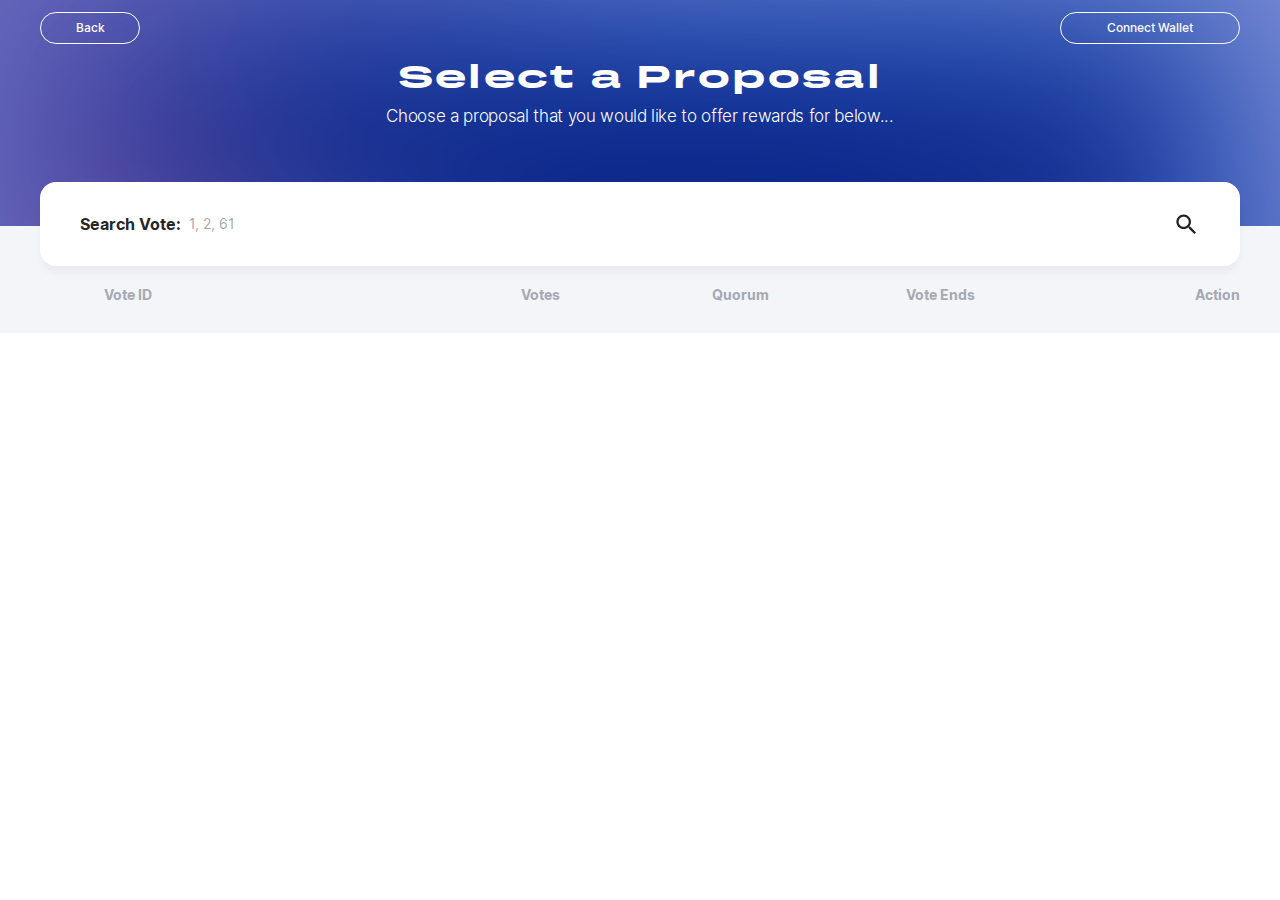
<file: addVote.html>
<!DOCTYPE html><html lang="en"><head><link rel="stylesheet" href="/fonts/Inter/inter.css"/><link rel="stylesheet" href="/fonts/Druk/Druk.css"/><link rel="stylesheet" href="/fonts/GrtskGiga/stylesheet.css"/><meta charSet="utf-8"/><title>bribe.crv.finance</title><meta name="viewport" content="minimum-scale=1, initial-scale=1, width=device-width"/><link rel="icon" href="/favicon.jpg"/><link rel="preload" href="/fonts/Inter/Inter-Regular.ttf" as="font" crossorigin=""/><link rel="preload" href="/fonts/Inter/Inter-Bold.ttf" as="font" crossorigin=""/><meta name="description" content="bribe.crv.finance"/><meta name="og:title" content="bribe.crv.finance"/><meta name="twitter:card" content="summary_large_image"/><meta name="next-head-count" content="9"/><link rel="preload" href="/_next/static/css/83b220e362cff4f8a6b5.css" as="style"/><link rel="stylesheet" href="/_next/static/css/83b220e362cff4f8a6b5.css" data-n-g=""/><link rel="preload" href="/_next/static/css/e1541985c2415a089cb2.css" as="style"/><link rel="stylesheet" href="/_next/static/css/e1541985c2415a089cb2.css" data-n-p=""/><noscript data-n-css=""></noscript><link rel="preload" href="/_next/static/chunks/webpack-e20b507b9ac9d1410c6e.js" as="script"/><link rel="preload" href="/_next/static/chunks/framework.655df916c99592c26abe.js" as="script"/><link rel="preload" href="/_next/static/chunks/commons.b2cb681b3fc089041434.js" as="script"/><link rel="preload" href="/_next/static/chunks/main-79c26920968226f18fdc.js" as="script"/><link rel="preload" href="/_next/static/chunks/0975f2b1.c8834a08a1186abe0142.js" as="script"/><link rel="preload" href="/_next/static/chunks/b0fe1cb196a110106ce17308c9dd4965908076f6.286a4e9cbeceddd23a22.js" as="script"/><link rel="preload" href="/_next/static/chunks/c85d64946732f605d0270a61455b4623d9754b90.35a2832c5951845f22b4.js" as="script"/><link rel="preload" href="/_next/static/chunks/pages/_app-d6c6edf752b9a15ec18b.js" as="script"/><link rel="preload" href="/_next/static/chunks/75fc9c18.851b46342beeff380cfd.js" as="script"/><link rel="preload" href="/_next/static/chunks/5438ced7320515bfb1ccd73ffd4f55532982f9e4.26535f2b456b88e15183.js" as="script"/><link rel="preload" href="/_next/static/chunks/e6a58c2ea38825584fc312156e5f22ec8d2e9687.9362fa29b7b04efc9628.js" as="script"/><link rel="preload" href="/_next/static/chunks/pages/addVote-9bc1f637fc475ea81333.js" as="script"/><style id="jss-server-side">html {
  box-sizing: border-box;
  -webkit-font-smoothing: antialiased;
  -moz-osx-font-smoothing: grayscale;
}
*, *::before, *::after {
  box-sizing: inherit;
}
strong, b {
  font-weight: 700;
}
body {
  color: rgba(0, 0, 0, 0.87);
  margin: 0;
  font-size: 0.875rem;
  font-family: Inter,Arial,-apple-system,BlinkMacSystemFont,"Segoe UI",Roboto,"Helvetica Neue",sans-serif,"Apple Color Emoji","Segoe UI Emoji","Segoe UI Symbol";
  font-weight: 400;
  line-height: 1.43;
  background-color: #fff;
}
@media print {
  body {
    background-color: #fff;
  }
}
body::backdrop {
  background-color: #fff;
}
.MuiSvgIcon-root-99 {
  fill: currentColor;
  width: 1em;
  height: 1em;
  display: inline-block;
  font-size: 1.5rem;
  transition: fill 200ms cubic-bezier(0.4, 0, 0.2, 1) 0ms;
  flex-shrink: 0;
  user-select: none;
}
.MuiSvgIcon-colorPrimary-100 {
  color: #2F80ED;
}
.MuiSvgIcon-colorSecondary-101 {
  color: #f50057;
}
.MuiSvgIcon-colorAction-102 {
  color: rgba(0, 0, 0, 0.54);
}
.MuiSvgIcon-colorError-103 {
  color: #f44336;
}
.MuiSvgIcon-colorDisabled-104 {
  color: rgba(0, 0, 0, 0.26);
}
.MuiSvgIcon-fontSizeInherit-105 {
  font-size: inherit;
}
.MuiSvgIcon-fontSizeSmall-106 {
  font-size: 1.25rem;
}
.MuiSvgIcon-fontSizeLarge-107 {
  font-size: 2.1875rem;
}
.MuiPaper-root-2 {
  color: rgba(0, 0, 0, 0.87);
  transition: box-shadow 300ms cubic-bezier(0.4, 0, 0.2, 1) 0ms;
  background-color: #fff;
}
.MuiPaper-rounded-3 {
  border-radius: 16px;
}
.MuiPaper-outlined-4 {
  border: 1px solid rgba(0, 0, 0, 0.12);
}
.MuiPaper-elevation0-5 {
  box-shadow: none;
}
.MuiPaper-elevation1-6 {
  box-shadow: 0px 7px 7px #0000000A;;
  -moz-box-shadow: 0px 7px 7px #0000000A;;
  -webkit-box-shadow: 0px 7px 7px #0000000A;;
}
.MuiPaper-elevation2-7 {
  box-shadow: 0px 3px 1px -2px rgba(0,0,0,0.2),0px 2px 2px 0px rgba(0,0,0,0.14),0px 1px 5px 0px rgba(0,0,0,0.12);
}
.MuiPaper-elevation3-8 {
  box-shadow: 0px 3px 3px -2px rgba(0,0,0,0.2),0px 3px 4px 0px rgba(0,0,0,0.14),0px 1px 8px 0px rgba(0,0,0,0.12);
}
.MuiPaper-elevation4-9 {
  box-shadow: 0px 2px 4px -1px rgba(0,0,0,0.2),0px 4px 5px 0px rgba(0,0,0,0.14),0px 1px 10px 0px rgba(0,0,0,0.12);
}
.MuiPaper-elevation5-10 {
  box-shadow: 0px 3px 5px -1px rgba(0,0,0,0.2),0px 5px 8px 0px rgba(0,0,0,0.14),0px 1px 14px 0px rgba(0,0,0,0.12);
}
.MuiPaper-elevation6-11 {
  box-shadow: 0px 3px 5px -1px rgba(0,0,0,0.2),0px 6px 10px 0px rgba(0,0,0,0.14),0px 1px 18px 0px rgba(0,0,0,0.12);
}
.MuiPaper-elevation7-12 {
  box-shadow: 0px 4px 5px -2px rgba(0,0,0,0.2),0px 7px 10px 1px rgba(0,0,0,0.14),0px 2px 16px 1px rgba(0,0,0,0.12);
}
.MuiPaper-elevation8-13 {
  box-shadow: 0px 5px 5px -3px rgba(0,0,0,0.2),0px 8px 10px 1px rgba(0,0,0,0.14),0px 3px 14px 2px rgba(0,0,0,0.12);
}
.MuiPaper-elevation9-14 {
  box-shadow: 0px 5px 6px -3px rgba(0,0,0,0.2),0px 9px 12px 1px rgba(0,0,0,0.14),0px 3px 16px 2px rgba(0,0,0,0.12);
}
.MuiPaper-elevation10-15 {
  box-shadow: 0px 6px 6px -3px rgba(0,0,0,0.2),0px 10px 14px 1px rgba(0,0,0,0.14),0px 4px 18px 3px rgba(0,0,0,0.12);
}
.MuiPaper-elevation11-16 {
  box-shadow: 0px 6px 7px -4px rgba(0,0,0,0.2),0px 11px 15px 1px rgba(0,0,0,0.14),0px 4px 20px 3px rgba(0,0,0,0.12);
}
.MuiPaper-elevation12-17 {
  box-shadow: 0px 7px 8px -4px rgba(0,0,0,0.2),0px 12px 17px 2px rgba(0,0,0,0.14),0px 5px 22px 4px rgba(0,0,0,0.12);
}
.MuiPaper-elevation13-18 {
  box-shadow: 0px 7px 8px -4px rgba(0,0,0,0.2),0px 13px 19px 2px rgba(0,0,0,0.14),0px 5px 24px 4px rgba(0,0,0,0.12);
}
.MuiPaper-elevation14-19 {
  box-shadow: 0px 7px 9px -4px rgba(0,0,0,0.2),0px 14px 21px 2px rgba(0,0,0,0.14),0px 5px 26px 4px rgba(0,0,0,0.12);
}
.MuiPaper-elevation15-20 {
  box-shadow: 0px 8px 9px -5px rgba(0,0,0,0.2),0px 15px 22px 2px rgba(0,0,0,0.14),0px 6px 28px 5px rgba(0,0,0,0.12);
}
.MuiPaper-elevation16-21 {
  box-shadow: 0px 8px 10px -5px rgba(0,0,0,0.2),0px 16px 24px 2px rgba(0,0,0,0.14),0px 6px 30px 5px rgba(0,0,0,0.12);
}
.MuiPaper-elevation17-22 {
  box-shadow: 0px 8px 11px -5px rgba(0,0,0,0.2),0px 17px 26px 2px rgba(0,0,0,0.14),0px 6px 32px 5px rgba(0,0,0,0.12);
}
.MuiPaper-elevation18-23 {
  box-shadow: 0px 9px 11px -5px rgba(0,0,0,0.2),0px 18px 28px 2px rgba(0,0,0,0.14),0px 7px 34px 6px rgba(0,0,0,0.12);
}
.MuiPaper-elevation19-24 {
  box-shadow: 0px 9px 12px -6px rgba(0,0,0,0.2),0px 19px 29px 2px rgba(0,0,0,0.14),0px 7px 36px 6px rgba(0,0,0,0.12);
}
.MuiPaper-elevation20-25 {
  box-shadow: 0px 10px 13px -6px rgba(0,0,0,0.2),0px 20px 31px 3px rgba(0,0,0,0.14),0px 8px 38px 7px rgba(0,0,0,0.12);
}
.MuiPaper-elevation21-26 {
  box-shadow: 0px 10px 13px -6px rgba(0,0,0,0.2),0px 21px 33px 3px rgba(0,0,0,0.14),0px 8px 40px 7px rgba(0,0,0,0.12);
}
.MuiPaper-elevation22-27 {
  box-shadow: 0px 10px 14px -6px rgba(0,0,0,0.2),0px 22px 35px 3px rgba(0,0,0,0.14),0px 8px 42px 7px rgba(0,0,0,0.12);
}
.MuiPaper-elevation23-28 {
  box-shadow: 0px 11px 14px -7px rgba(0,0,0,0.2),0px 23px 36px 3px rgba(0,0,0,0.14),0px 9px 44px 8px rgba(0,0,0,0.12);
}
.MuiPaper-elevation24-29 {
  box-shadow: 0px 11px 15px -7px rgba(0,0,0,0.2),0px 24px 38px 3px rgba(0,0,0,0.14),0px 9px 46px 8px rgba(0,0,0,0.12);
}
.MuiButtonBase-root {
  color: inherit;
  border: 0;
  cursor: pointer;
  margin: 0;
  display: inline-flex;
  outline: 0;
  padding: 0;
  position: relative;
  align-items: center;
  user-select: none;
  border-radius: 0;
  vertical-align: middle;
  -moz-appearance: none;
  justify-content: center;
  text-decoration: none;
  background-color: transparent;
  -webkit-appearance: none;
  -webkit-tap-highlight-color: transparent;
}
.MuiButtonBase-root::-moz-focus-inner {
  border-style: none;
}
.MuiButtonBase-root.Mui-disabled {
  cursor: default;
  pointer-events: none;
}
@media print {
  .MuiButtonBase-root {
    color-adjust: exact;
  }
}
  .MuiTypography-root {
    margin: 0;
  }
  .MuiTypography-body2 {
    font-size: 0.875rem;
    font-family: Inter,Arial,-apple-system,BlinkMacSystemFont,"Segoe UI",Roboto,"Helvetica Neue",sans-serif,"Apple Color Emoji","Segoe UI Emoji","Segoe UI Symbol";
    font-weight: 400;
    line-height: 1.43;
  }
  .MuiTypography-body1 {
    font-size: 16px;
    font-family: Inter,Arial,-apple-system,BlinkMacSystemFont,"Segoe UI",Roboto,"Helvetica Neue",sans-serif,"Apple Color Emoji","Segoe UI Emoji","Segoe UI Symbol";
    font-weight: 500;
    line-height: 1.7;
  }
@media (max-width:576px) {
  .MuiTypography-body1 {
    font-size: 0.8rem;
  }
}
  .MuiTypography-caption {
    font-size: 0.75rem;
    font-family: Inter,Arial,-apple-system,BlinkMacSystemFont,"Segoe UI",Roboto,"Helvetica Neue",sans-serif,"Apple Color Emoji","Segoe UI Emoji","Segoe UI Symbol";
    font-weight: 400;
    line-height: 1.66;
  }
  .MuiTypography-button {
    font-size: 0.875rem;
    font-family: Inter,Arial,-apple-system,BlinkMacSystemFont,"Segoe UI",Roboto,"Helvetica Neue",sans-serif,"Apple Color Emoji","Segoe UI Emoji","Segoe UI Symbol";
    font-weight: 500;
    line-height: 1.75;
    text-transform: uppercase;
  }
  .MuiTypography-h1 {
    font-size: 60px;
    font-family: "Helvetica Neue", Inter;
    font-weight: 700;
    line-height: 1;
    letter-spacing: 1px;
  }
  .MuiTypography-h2 {
    font-size: 24px;
    font-family: Inter,Arial,-apple-system,BlinkMacSystemFont,"Segoe UI",Roboto,"Helvetica Neue",sans-serif,"Apple Color Emoji","Segoe UI Emoji","Segoe UI Symbol";
    font-weight: 700;
    line-height: 1.167;
  }
  .MuiTypography-h3 {
    font-size: 20px;
    font-family: Inter;
    font-weight: 600;
    line-height: 1.167;
  }
  .MuiTypography-h4 {
    font-size: 1.5rem;
    font-family: Inter,Arial,-apple-system,BlinkMacSystemFont,"Segoe UI",Roboto,"Helvetica Neue",sans-serif,"Apple Color Emoji","Segoe UI Emoji","Segoe UI Symbol";
    font-weight: 600;
    line-height: 1.167;
  }
  .MuiTypography-h5 {
    font-size: 15px;
    font-family: Inter,Arial,-apple-system,BlinkMacSystemFont,"Segoe UI",Roboto,"Helvetica Neue",sans-serif,"Apple Color Emoji","Segoe UI Emoji","Segoe UI Symbol";
    font-weight: 700;
    line-height: 1.167;
  }
  .MuiTypography-h6 {
    font-size: 1.5rem;
    font-family: Inter,Arial,-apple-system,BlinkMacSystemFont,"Segoe UI",Roboto,"Helvetica Neue",sans-serif,"Apple Color Emoji","Segoe UI Emoji","Segoe UI Symbol";
    font-weight: 700;
    line-height: 1.167;
    letter-spacing: 2px;
  }
@media (max-width:576px) {
  .MuiTypography-h6 {
    font-size: 1.2rem;
  }
}
  .MuiTypography-subtitle1 {
    font-size: 14px;
    font-family: Inter,Arial,-apple-system,BlinkMacSystemFont,"Segoe UI",Roboto,"Helvetica Neue",sans-serif,"Apple Color Emoji","Segoe UI Emoji","Segoe UI Symbol";
    font-weight: 300;
    line-height: 1.167;
  }
@media (max-width:576px) {
  .MuiTypography-subtitle1 {
    font-size: 0.7rem;
  }
}
  .MuiTypography-subtitle2 {
    font-size: 0.875rem;
    font-family: Inter,Arial,-apple-system,BlinkMacSystemFont,"Segoe UI",Roboto,"Helvetica Neue",sans-serif,"Apple Color Emoji","Segoe UI Emoji","Segoe UI Symbol";
    font-weight: 500;
    line-height: 1.57;
  }
  .MuiTypography-overline {
    font-size: 0.75rem;
    font-family: Inter,Arial,-apple-system,BlinkMacSystemFont,"Segoe UI",Roboto,"Helvetica Neue",sans-serif,"Apple Color Emoji","Segoe UI Emoji","Segoe UI Symbol";
    font-weight: 400;
    line-height: 2.66;
    text-transform: uppercase;
  }
  .MuiTypography-srOnly {
    width: 1px;
    height: 1px;
    overflow: hidden;
    position: absolute;
  }
  .MuiTypography-alignLeft {
    text-align: left;
  }
  .MuiTypography-alignCenter {
    text-align: center;
  }
  .MuiTypography-alignRight {
    text-align: right;
  }
  .MuiTypography-alignJustify {
    text-align: justify;
  }
  .MuiTypography-noWrap {
    overflow: hidden;
    white-space: nowrap;
    text-overflow: ellipsis;
  }
  .MuiTypography-gutterBottom {
    margin-bottom: 0.35em;
  }
  .MuiTypography-paragraph {
    margin-bottom: 16px;
  }
  .MuiTypography-colorInherit {
    color: inherit;
  }
  .MuiTypography-colorPrimary {
    color: #0053FF;
  }
  .MuiTypography-colorSecondary {
    color: #FFFFFF;
  }
  .MuiTypography-colorTextPrimary {
    color: rgba(0, 0, 0, 0.87);
  }
  .MuiTypography-colorTextSecondary {
    color: rgba(0, 0, 0, 0.30);
  }
  .MuiTypography-colorError {
    color: #dc3545;
  }
  .MuiTypography-displayInline {
    display: inline;
  }
  .MuiTypography-displayBlock {
    display: block;
  }
  .MuiTypography-root-69 {
    margin: 0;
  }
  .MuiTypography-body2-70 {
    font-size: 0.875rem;
    font-family: Inter,Arial,-apple-system,BlinkMacSystemFont,"Segoe UI",Roboto,"Helvetica Neue",sans-serif,"Apple Color Emoji","Segoe UI Emoji","Segoe UI Symbol";
    font-weight: 400;
    line-height: 1.43;
  }
  .MuiTypography-body1-71 {
    font-size: 12px;
    font-family: Inter,Arial,-apple-system,BlinkMacSystemFont,"Segoe UI",Roboto,"Helvetica Neue",sans-serif,"Apple Color Emoji","Segoe UI Emoji","Segoe UI Symbol";
    font-weight: 400;
    line-height: 1.5;
  }
  .MuiTypography-caption-72 {
    font-size: 0.75rem;
    font-family: Inter,Arial,-apple-system,BlinkMacSystemFont,"Segoe UI",Roboto,"Helvetica Neue",sans-serif,"Apple Color Emoji","Segoe UI Emoji","Segoe UI Symbol";
    font-weight: 400;
    line-height: 1.66;
  }
  .MuiTypography-button-73 {
    font-size: 0.875rem;
    font-family: Inter,Arial,-apple-system,BlinkMacSystemFont,"Segoe UI",Roboto,"Helvetica Neue",sans-serif,"Apple Color Emoji","Segoe UI Emoji","Segoe UI Symbol";
    font-weight: 500;
    line-height: 1.75;
    text-transform: uppercase;
  }
  .MuiTypography-h1-74 {
    font-size: 6rem;
    font-family: Inter,Arial,-apple-system,BlinkMacSystemFont,"Segoe UI",Roboto,"Helvetica Neue",sans-serif,"Apple Color Emoji","Segoe UI Emoji","Segoe UI Symbol";
    font-weight: 300;
    line-height: 1.167;
  }
  .MuiTypography-h2-75 {
    font-size: 3.75rem;
    font-family: Inter,Arial,-apple-system,BlinkMacSystemFont,"Segoe UI",Roboto,"Helvetica Neue",sans-serif,"Apple Color Emoji","Segoe UI Emoji","Segoe UI Symbol";
    font-weight: 300;
    line-height: 1.2;
  }
  .MuiTypography-h3-76 {
    font-size: 3rem;
    font-family: Inter,Arial,-apple-system,BlinkMacSystemFont,"Segoe UI",Roboto,"Helvetica Neue",sans-serif,"Apple Color Emoji","Segoe UI Emoji","Segoe UI Symbol";
    font-weight: 400;
    line-height: 1.167;
  }
  .MuiTypography-h4-77 {
    font-size: 2.125rem;
    font-family: Inter,Arial,-apple-system,BlinkMacSystemFont,"Segoe UI",Roboto,"Helvetica Neue",sans-serif,"Apple Color Emoji","Segoe UI Emoji","Segoe UI Symbol";
    font-weight: 400;
    line-height: 1.235;
  }
  .MuiTypography-h5-78 {
    font-size: 1.5rem;
    font-family: Inter,Arial,-apple-system,BlinkMacSystemFont,"Segoe UI",Roboto,"Helvetica Neue",sans-serif,"Apple Color Emoji","Segoe UI Emoji","Segoe UI Symbol";
    font-weight: 400;
    line-height: 1.334;
  }
  .MuiTypography-h6-79 {
    font-size: 1.25rem;
    font-family: Inter,Arial,-apple-system,BlinkMacSystemFont,"Segoe UI",Roboto,"Helvetica Neue",sans-serif,"Apple Color Emoji","Segoe UI Emoji","Segoe UI Symbol";
    font-weight: 500;
    line-height: 1.6;
  }
  .MuiTypography-subtitle1-80 {
    font-size: 1rem;
    font-family: Inter,Arial,-apple-system,BlinkMacSystemFont,"Segoe UI",Roboto,"Helvetica Neue",sans-serif,"Apple Color Emoji","Segoe UI Emoji","Segoe UI Symbol";
    font-weight: 400;
    line-height: 1.75;
  }
  .MuiTypography-subtitle2-81 {
    font-size: 0.875rem;
    font-family: Inter,Arial,-apple-system,BlinkMacSystemFont,"Segoe UI",Roboto,"Helvetica Neue",sans-serif,"Apple Color Emoji","Segoe UI Emoji","Segoe UI Symbol";
    font-weight: 500;
    line-height: 1.57;
  }
  .MuiTypography-overline-82 {
    font-size: 0.75rem;
    font-family: Inter,Arial,-apple-system,BlinkMacSystemFont,"Segoe UI",Roboto,"Helvetica Neue",sans-serif,"Apple Color Emoji","Segoe UI Emoji","Segoe UI Symbol";
    font-weight: 400;
    line-height: 2.66;
    text-transform: uppercase;
  }
  .MuiTypography-srOnly-83 {
    width: 1px;
    height: 1px;
    overflow: hidden;
    position: absolute;
  }
  .MuiTypography-alignLeft-84 {
    text-align: left;
  }
  .MuiTypography-alignCenter-85 {
    text-align: center;
  }
  .MuiTypography-alignRight-86 {
    text-align: right;
  }
  .MuiTypography-alignJustify-87 {
    text-align: justify;
  }
  .MuiTypography-noWrap-88 {
    overflow: hidden;
    white-space: nowrap;
    text-overflow: ellipsis;
  }
  .MuiTypography-gutterBottom-89 {
    margin-bottom: 0.35em;
  }
  .MuiTypography-paragraph-90 {
    margin-bottom: 16px;
  }
  .MuiTypography-colorInherit-91 {
    color: inherit;
  }
  .MuiTypography-colorPrimary-92 {
    color: #2F80ED;
  }
  .MuiTypography-colorSecondary-93 {
    color: #f50057;
  }
  .MuiTypography-colorTextPrimary-94 {
    color: rgba(0, 0, 0, 0.87);
  }
  .MuiTypography-colorTextSecondary-95 {
    color: rgba(0, 0, 0, 0.54);
  }
  .MuiTypography-colorError-96 {
    color: #f44336;
  }
  .MuiTypography-displayInline-97 {
    display: inline;
  }
  .MuiTypography-displayBlock-98 {
    display: block;
  }
  .MuiButton-root {
    color: rgba(0, 0, 0, 0.87);
    padding: 6px 16px;
    font-size: 0.875rem;
    min-width: 50px;
    box-sizing: border-box;
    transition: background-color 250ms cubic-bezier(0.4, 0, 0.2, 1) 0ms,box-shadow 250ms cubic-bezier(0.4, 0, 0.2, 1) 0ms,border 250ms cubic-bezier(0.4, 0, 0.2, 1) 0ms;
    font-family: Inter,Arial,-apple-system,BlinkMacSystemFont,"Segoe UI",Roboto,"Helvetica Neue",sans-serif,"Apple Color Emoji","Segoe UI Emoji","Segoe UI Symbol";
    font-weight: 500;
    line-height: 1.75;
    border-radius: 5px;
    text-transform: uppercase;
  }
  .MuiButton-root:hover {
    text-decoration: none;
    background-color: rgba(0, 0, 0, 0.04);
  }
  .MuiButton-root.Mui-disabled {
    color: rgba(0, 0, 0, 0.26);
  }
@media (hover: none) {
  .MuiButton-root:hover {
    background-color: transparent;
  }
}
  .MuiButton-root:hover.Mui-disabled {
    background-color: transparent;
  }
  .MuiButton-label {
    width: 100%;
    display: inherit;
    align-items: inherit;
    text-transform: capitalize;
    justify-content: inherit;
  }
  .MuiButton-text {
    padding: 6px 8px;
  }
  .MuiButton-textPrimary {
    color: #0053FF;
  }
  .MuiButton-textPrimary:hover {
    background-color: rgba(0, 83, 255, 0.04);
  }
@media (hover: none) {
  .MuiButton-textPrimary:hover {
    background-color: transparent;
  }
}
  .MuiButton-textSecondary {
    color: #FFFFFF;
  }
  .MuiButton-textSecondary:hover {
    background-color: rgba(255, 255, 255, 0.04);
  }
@media (hover: none) {
  .MuiButton-textSecondary:hover {
    background-color: transparent;
  }
}
  .MuiButton-outlined {
    color: #fff;
    border: 1px solid rgba(0, 0, 0, 0.23);
    padding: 5px 15px;
    border-color: #fff;
    border-radius: 32px;
  }
  .MuiButton-outlined.Mui-disabled {
    border: 1px solid rgba(0, 0, 0, 0.12);
  }
  .MuiButton-outlinedPrimary {
    color: #0053FF;
    border: 1px solid #EAEAEA;
  }
  .MuiButton-outlinedPrimary:hover {
    color: #fff;
    border: 1px solid #0053FF;
    background-color: #0053FF !important;
  }
@media (hover: none) {
  .MuiButton-outlinedPrimary:hover {
    background-color: transparent;
  }
}
  .MuiButton-outlinedSecondary {
    color: #FFFFFF;
    border: 1px solid rgba(255, 255, 255, 0.5);
  }
  .MuiButton-outlinedSecondary:hover {
    border: 1px solid #FFFFFF;
    background-color: rgba(255, 255, 255, 0.04);
  }
  .MuiButton-outlinedSecondary.Mui-disabled {
    border: 1px solid rgba(0, 0, 0, 0.26);
  }
@media (hover: none) {
  .MuiButton-outlinedSecondary:hover {
    background-color: transparent;
  }
}
  .MuiButton-contained {
    color: rgba(0, 0, 0, 0.87);
    box-shadow: 0px 3px 1px -2px rgba(0,0,0,0.2),0px 2px 2px 0px rgba(0,0,0,0.14),0px 1px 5px 0px rgba(0,0,0,0.12);
    background-color: #fff;
  }
  .MuiButton-contained:hover {
    box-shadow: 0px 2px 4px -1px rgba(0,0,0,0.2),0px 4px 5px 0px rgba(0,0,0,0.14),0px 1px 10px 0px rgba(0,0,0,0.12);
    background-color: #d5d5d5;
  }
  .MuiButton-contained.Mui-focusVisible {
    box-shadow: 0px 3px 5px -1px rgba(0,0,0,0.2),0px 6px 10px 0px rgba(0,0,0,0.14),0px 1px 18px 0px rgba(0,0,0,0.12);
  }
  .MuiButton-contained:active {
    box-shadow: 0px 5px 5px -3px rgba(0,0,0,0.2),0px 8px 10px 1px rgba(0,0,0,0.14),0px 3px 14px 2px rgba(0,0,0,0.12);
  }
  .MuiButton-contained.Mui-disabled {
    color: rgba(0, 0, 0, 0.26);
    box-shadow: none;
    background-color: rgba(0, 0, 0, 0.12);
  }
@media (hover: none) {
  .MuiButton-contained:hover {
    box-shadow: 0px 3px 1px -2px rgba(0,0,0,0.2),0px 2px 2px 0px rgba(0,0,0,0.14),0px 1px 5px 0px rgba(0,0,0,0.12);
    background-color: #e0e0e0;
  }
}
  .MuiButton-contained:hover.Mui-disabled {
    background-color: rgba(0, 0, 0, 0.12);
  }
  .MuiButton-containedPrimary {
    color: #fff;
    background-color: #0053FF;
  }
  .MuiButton-containedPrimary:hover {
    background-color: rgb(0, 58, 178);
  }
@media (hover: none) {
  .MuiButton-containedPrimary:hover {
    background-color: #0053FF;
  }
}
  .MuiButton-containedSecondary {
    color: rgba(0, 0, 0, 0.87);
    background-color: #FFFFFF;
  }
  .MuiButton-containedSecondary:hover {
    background-color: rgb(178, 178, 178);
  }
@media (hover: none) {
  .MuiButton-containedSecondary:hover {
    background-color: #FFFFFF;
  }
}
  .MuiButton-disableElevation {
    box-shadow: none;
  }
  .MuiButton-disableElevation:hover {
    box-shadow: none;
  }
  .MuiButton-disableElevation.Mui-focusVisible {
    box-shadow: none;
  }
  .MuiButton-disableElevation:active {
    box-shadow: none;
  }
  .MuiButton-disableElevation.Mui-disabled {
    box-shadow: none;
  }
  .MuiButton-colorInherit {
    color: inherit;
    border-color: currentColor;
  }
  .MuiButton-textSizeSmall {
    padding: 4px 5px;
    font-size: 0.8125rem;
  }
  .MuiButton-textSizeLarge {
    padding: 8px 11px;
    font-size: 2.4rem;
  }
@media (max-width:576px) {
  .MuiButton-textSizeLarge {
    font-size: 2rem;
  }
}
  .MuiButton-outlinedSizeSmall {
    padding: 6px 9px;
    font-size: 0.7rem;
  }
@media (max-width:576px) {
  .MuiButton-outlinedSizeSmall {
    padding: 3px 0px;
  }
}
  .MuiButton-outlinedSizeLarge {
    padding: 7px 21px;
    font-size: 0.9375rem;
  }
  .MuiButton-containedSizeSmall {
    padding: 4px 10px;
    font-size: 0.8125rem;
  }
  .MuiButton-containedSizeLarge {
    padding: 8px 22px;
    font-size: 0.9375rem;
  }
  .MuiButton-sizeLarge {
    height: 60px;
    min-width: 140px;
    border-radius: 5px;
  }
  .MuiButton-fullWidth {
    width: 100%;
  }
  .MuiButton-startIcon {
    display: inherit;
    margin-left: -4px;
    margin-right: 8px;
  }
  .MuiButton-startIcon.MuiButton-iconSizeSmall {
    margin-left: -2px;
  }
  .MuiButton-endIcon {
    display: inherit;
    margin-left: 8px;
    margin-right: -4px;
  }
  .MuiButton-endIcon.MuiButton-iconSizeSmall {
    margin-right: -2px;
  }
  .MuiButton-iconSizeSmall > *:first-child {
    font-size: 18px;
  }
  .MuiButton-iconSizeMedium > *:first-child {
    font-size: 20px;
  }
  .MuiButton-iconSizeLarge > *:first-child {
    font-size: 22px;
  }
@keyframes mui-auto-fill {}
@keyframes mui-auto-fill-cancel {}
  .MuiInputBase-root-47 {
    color: rgba(0, 0, 0, 0.87);
    cursor: text;
    display: inline-flex;
    position: relative;
    font-size: 12px;
    box-sizing: border-box;
    align-items: center;
    font-family: Inter,Arial,-apple-system,BlinkMacSystemFont,"Segoe UI",Roboto,"Helvetica Neue",sans-serif,"Apple Color Emoji","Segoe UI Emoji","Segoe UI Symbol";
    font-weight: 400;
    line-height: 1.1876em;
  }
  .MuiInputBase-root-47.Mui-disabled {
    color: rgba(0, 0, 0, 0.38);
    cursor: default;
  }
  .MuiInputBase-multiline-52 {
    padding: 6px 0 7px;
  }
  .MuiInputBase-multiline-52.MuiInputBase-marginDense-51 {
    padding-top: 3px;
  }
  .MuiInputBase-fullWidth-54 {
    width: 100%;
  }
  .MuiInputBase-input-55 {
    font: inherit;
    color: currentColor;
    width: 100%;
    border: 0;
    height: 1.1876em;
    margin: 0;
    display: block;
    padding: 6px 0 7px;
    font-size: 14px;
    min-width: 0;
    background: none;
    box-sizing: content-box;
    animation-name: mui-auto-fill-cancel;
    letter-spacing: inherit;
    animation-duration: 10ms;
    -webkit-tap-highlight-color: transparent;
  }
  .MuiInputBase-input-55::-webkit-input-placeholder {
    color: currentColor;
    opacity: 0.42;
    transition: opacity 200ms cubic-bezier(0.4, 0, 0.2, 1) 0ms;
  }
  .MuiInputBase-input-55::-moz-placeholder {
    color: currentColor;
    opacity: 0.42;
    transition: opacity 200ms cubic-bezier(0.4, 0, 0.2, 1) 0ms;
  }
  .MuiInputBase-input-55:-ms-input-placeholder {
    color: currentColor;
    opacity: 0.42;
    transition: opacity 200ms cubic-bezier(0.4, 0, 0.2, 1) 0ms;
  }
  .MuiInputBase-input-55::-ms-input-placeholder {
    color: currentColor;
    opacity: 0.42;
    transition: opacity 200ms cubic-bezier(0.4, 0, 0.2, 1) 0ms;
  }
  .MuiInputBase-input-55:focus {
    outline: 0;
  }
  .MuiInputBase-input-55:invalid {
    box-shadow: none;
  }
  .MuiInputBase-input-55::-webkit-search-decoration {
    -webkit-appearance: none;
  }
  .MuiInputBase-input-55.Mui-disabled {
    opacity: 1;
  }
  .MuiInputBase-input-55:-webkit-autofill {
    animation-name: mui-auto-fill;
    animation-duration: 5000s;
  }
  label[data-shrink=false] + .MuiInputBase-formControl-48 .MuiInputBase-input-55::-webkit-input-placeholder {
    opacity: 0 !important;
  }
  label[data-shrink=false] + .MuiInputBase-formControl-48 .MuiInputBase-input-55::-moz-placeholder {
    opacity: 0 !important;
  }
  label[data-shrink=false] + .MuiInputBase-formControl-48 .MuiInputBase-input-55:-ms-input-placeholder {
    opacity: 0 !important;
  }
  label[data-shrink=false] + .MuiInputBase-formControl-48 .MuiInputBase-input-55::-ms-input-placeholder {
    opacity: 0 !important;
  }
  label[data-shrink=false] + .MuiInputBase-formControl-48 .MuiInputBase-input-55:focus::-webkit-input-placeholder {
    opacity: 0.42;
  }
  label[data-shrink=false] + .MuiInputBase-formControl-48 .MuiInputBase-input-55:focus::-moz-placeholder {
    opacity: 0.42;
  }
  label[data-shrink=false] + .MuiInputBase-formControl-48 .MuiInputBase-input-55:focus:-ms-input-placeholder {
    opacity: 0.42;
  }
  label[data-shrink=false] + .MuiInputBase-formControl-48 .MuiInputBase-input-55:focus::-ms-input-placeholder {
    opacity: 0.42;
  }
  .MuiInputBase-inputMarginDense-56 {
    padding-top: 3px;
  }
  .MuiInputBase-inputMultiline-57 {
    height: auto;
    resize: none;
    padding: 0;
  }
  .MuiInputBase-inputTypeSearch-58 {
    -moz-appearance: textfield;
    -webkit-appearance: textfield;
  }
  .MuiFormControl-root-31 {
    border: 0;
    margin: 0;
    display: inline-flex;
    padding: 0;
    position: relative;
    min-width: 0;
    flex-direction: column;
    vertical-align: top;
  }
  .MuiFormControl-marginNormal-32 {
    margin-top: 16px;
    margin-bottom: 8px;
  }
  .MuiFormControl-marginDense-33 {
    margin-top: 8px;
    margin-bottom: 4px;
  }
  .MuiFormControl-fullWidth-34 {
    width: 100%;
  }
  .MuiInputAdornment-root-62 {
    height: 0.01em;
    display: flex;
    max-height: 2em;
    align-items: center;
    white-space: nowrap;
  }
  .MuiInputAdornment-filled-63.MuiInputAdornment-positionStart-64:not(.MuiInputAdornment-hiddenLabel-67) {
    margin-top: 16px;
  }
  .MuiInputAdornment-positionStart-64 {
    margin-right: 8px;
  }
  .MuiInputAdornment-positionEnd-65 {
    margin-left: 8px;
  }
  .MuiInputAdornment-disablePointerEvents-66 {
    pointer-events: none;
  }
  .jss108 {
    top: -5px;
    left: 0;
    right: 0;
    bottom: 0;
    margin: 0;
    padding: 0 8px;
    overflow: hidden;
    position: absolute;
    border-style: solid;
    border-width: 1px;
    border-radius: inherit;
    pointer-events: none;
  }
  .jss109 {
    padding: 0;
    text-align: left;
    transition: width 150ms cubic-bezier(0.0, 0, 0.2, 1) 0ms;
    line-height: 11px;
  }
  .jss110 {
    width: auto;
    height: 11px;
    display: block;
    padding: 0;
    font-size: 0.75em;
    max-width: 0.01px;
    text-align: left;
    transition: max-width 50ms cubic-bezier(0.0, 0, 0.2, 1) 0ms;
    visibility: hidden;
  }
  .jss110 > span {
    display: inline-block;
    padding-left: 5px;
    padding-right: 5px;
  }
  .jss111 {
    max-width: 1000px;
    transition: max-width 100ms cubic-bezier(0.0, 0, 0.2, 1) 50ms;
  }
  .MuiOutlinedInput-root-35 {
    position: relative;
    border-radius: 16px;
  }
  .MuiOutlinedInput-root-35:hover .MuiOutlinedInput-notchedOutline-41 {
    border-color: rgba(0, 0, 0, 0.87);
  }
@media (hover: none) {
  .MuiOutlinedInput-root-35:hover .MuiOutlinedInput-notchedOutline-41 {
    border-color: rgba(0, 0, 0, 0.23);
  }
}
  .MuiOutlinedInput-root-35.Mui-focused .MuiOutlinedInput-notchedOutline-41 {
    border-color: #2F80ED;
    border-width: 2px;
  }
  .MuiOutlinedInput-root-35.Mui-error .MuiOutlinedInput-notchedOutline-41 {
    border-color: #f44336;
  }
  .MuiOutlinedInput-root-35.Mui-disabled .MuiOutlinedInput-notchedOutline-41 {
    border-color: rgba(0, 0, 0, 0.26);
  }
  .MuiOutlinedInput-colorSecondary-36.Mui-focused .MuiOutlinedInput-notchedOutline-41 {
    border-color: #f50057;
  }
  .MuiOutlinedInput-adornedStart-37 {
    padding-left: 40px;
  }
  .MuiOutlinedInput-adornedEnd-38 {
    padding-right: 40px;
  }
  .MuiOutlinedInput-multiline-40 {
    padding: 18.5px 14px;
  }
  .MuiOutlinedInput-multiline-40.MuiOutlinedInput-marginDense-39 {
    padding-top: 10.5px;
    padding-bottom: 10.5px;
  }
  .MuiOutlinedInput-notchedOutline-41 {
    border-color: transparent;
  }
  .MuiOutlinedInput-input-42 {
    padding: 34px 50px;
  }
  .MuiOutlinedInput-input-42:-webkit-autofill {
    border-radius: inherit;
  }
  .MuiOutlinedInput-inputMarginDense-43 {
    padding-top: 10.5px;
    padding-bottom: 10.5px;
  }
  .MuiOutlinedInput-inputMultiline-44 {
    padding: 0;
  }
  .MuiOutlinedInput-inputAdornedStart-45 {
    padding-left: 0;
  }
  .MuiOutlinedInput-inputAdornedEnd-46 {
    padding-right: 0;
  }

</style></head><body><div id="__next"><div class="layout_container__2yT5o"><div class="layout_content__3EbwV"><div></div><main><div class="add_container__2YDgz"><div class="add_headContainer__y9_UT"><div class="add_headContainerContent__1niIC"><div class="header_headerContainer2__32SYb"><button class="MuiButtonBase-root MuiButton-root MuiButton-outlined header_backButton__3cJU1" tabindex="0" type="button"><span class="MuiButton-label"><p class="MuiTypography-root header_buttonText__1IRLV MuiTypography-body1">Back</p></span></button><div class="header_space__2-ty2"></div><button class="MuiButtonBase-root MuiButton-root MuiButton-outlined header_accountButton2__3GJjZ MuiButton-disableElevation" tabindex="0" type="button"><span class="MuiButton-label"><p class="MuiTypography-root header_buttonText__1IRLV MuiTypography-body1">Connect Wallet</p></span></button></div><p class="MuiTypography-root add_selectPool__2zmS0 MuiTypography-body1">Select a Proposal</p><p class="MuiTypography-root add_choosePool__I-MdL MuiTypography-body1">Choose a proposal that you would like to offer rewards for below...</p></div><div class="add_searchField__3qm0X"><div class="MuiPaper-root-2 MuiPaper-elevation1-6 MuiPaper-rounded-3"><div class="MuiFormControl-root-31 MuiTextField-root-30 MuiFormControl-fullWidth-34"><div class="MuiInputBase-root-47 MuiOutlinedInput-root-35 MuiInputBase-fullWidth-54 MuiInputBase-formControl-48 MuiInputBase-adornedStart-49 MuiOutlinedInput-adornedStart-37 MuiInputBase-adornedEnd-50 MuiOutlinedInput-adornedEnd-38"><div class="MuiInputAdornment-root-62 MuiInputAdornment-positionStart-64"><p class="MuiTypography-root-69 add_searchInputAdnornment__WQLHm MuiTypography-body1-71">Search Vote:</p></div><input type="text" aria-invalid="false" placeholder="1, 2, 61" value="" class="MuiInputBase-input-55 MuiOutlinedInput-input-42 MuiInputBase-inputAdornedStart-59 MuiOutlinedInput-inputAdornedStart-45 MuiInputBase-inputAdornedEnd-60 MuiOutlinedInput-inputAdornedEnd-46"/><div class="MuiInputAdornment-root-62 MuiInputAdornment-positionEnd-65"><svg class="MuiSvgIcon-root-99" focusable="false" viewBox="0 0 24 24" aria-hidden="true"><path d="M15.5 14h-.79l-.28-.27C15.41 12.59 16 11.11 16 9.5 16 5.91 13.09 3 9.5 3S3 5.91 3 9.5 5.91 16 9.5 16c1.61 0 3.09-.59 4.23-1.57l.27.28v.79l5 4.99L20.49 19l-4.99-5zm-6 0C7.01 14 5 11.99 5 9.5S7.01 5 9.5 5 14 7.01 14 9.5 11.99 14 9.5 14z"></path></svg></div><fieldset aria-hidden="true" style="padding-left:8px" class="jss108 MuiOutlinedInput-notchedOutline-41"><legend class="jss109" style="width:0.01px"><span>&#8203;</span></legend></fieldset></div></div></div></div></div><div><div class="add_tableHeader__jmrkt"><div class="add_tableHeaderRow__2eaUb"><div class="add_poolRow__tHDAk"><p class="MuiTypography-root add_tableHeaderText__EC6vx add_poolHeaderText__iB0A3 MuiTypography-body1">Vote ID</p></div><div class="add_typeRow__3zrE4"><p class="MuiTypography-root add_tableHeaderText__EC6vx MuiTypography-body1">Votes</p></div><div class="add_typeRow__3zrE4"><p class="MuiTypography-root add_tableHeaderText__EC6vx MuiTypography-body1">Quorum</p></div><div class="add_typeRow__3zrE4"><p class="MuiTypography-root add_tableHeaderText__EC6vx MuiTypography-body1">Vote Ends</p></div><div class="add_actionRow__219-P"><p class="MuiTypography-root add_tableHeaderText__EC6vx MuiTypography-body1">Action</p></div></div></div><div></div></div></div></main></div></div></div><script id="__NEXT_DATA__" type="application/json">{"props":{"pageProps":{}},"page":"/addVote","query":{},"buildId":"Xq6Mkmx3LCz_1O3UBFppa","nextExport":true,"autoExport":true,"isFallback":false}</script><script nomodule="" src="/_next/static/chunks/polyfills-ad30d1320810fa304e64.js"></script><script src="/_next/static/chunks/webpack-e20b507b9ac9d1410c6e.js" async=""></script><script src="/_next/static/chunks/framework.655df916c99592c26abe.js" async=""></script><script src="/_next/static/chunks/commons.b2cb681b3fc089041434.js" async=""></script><script src="/_next/static/chunks/main-79c26920968226f18fdc.js" async=""></script><script src="/_next/static/chunks/0975f2b1.c8834a08a1186abe0142.js" async=""></script><script src="/_next/static/chunks/b0fe1cb196a110106ce17308c9dd4965908076f6.286a4e9cbeceddd23a22.js" async=""></script><script src="/_next/static/chunks/c85d64946732f605d0270a61455b4623d9754b90.35a2832c5951845f22b4.js" async=""></script><script src="/_next/static/chunks/pages/_app-d6c6edf752b9a15ec18b.js" async=""></script><script src="/_next/static/chunks/75fc9c18.851b46342beeff380cfd.js" async=""></script><script src="/_next/static/chunks/5438ced7320515bfb1ccd73ffd4f55532982f9e4.26535f2b456b88e15183.js" async=""></script><script src="/_next/static/chunks/e6a58c2ea38825584fc312156e5f22ec8d2e9687.9362fa29b7b04efc9628.js" async=""></script><script src="/_next/static/chunks/pages/addVote-9bc1f637fc475ea81333.js" async=""></script><script src="/_next/static/Xq6Mkmx3LCz_1O3UBFppa/_buildManifest.js" async=""></script><script src="/_next/static/Xq6Mkmx3LCz_1O3UBFppa/_ssgManifest.js" async=""></script></body></html>
</file>
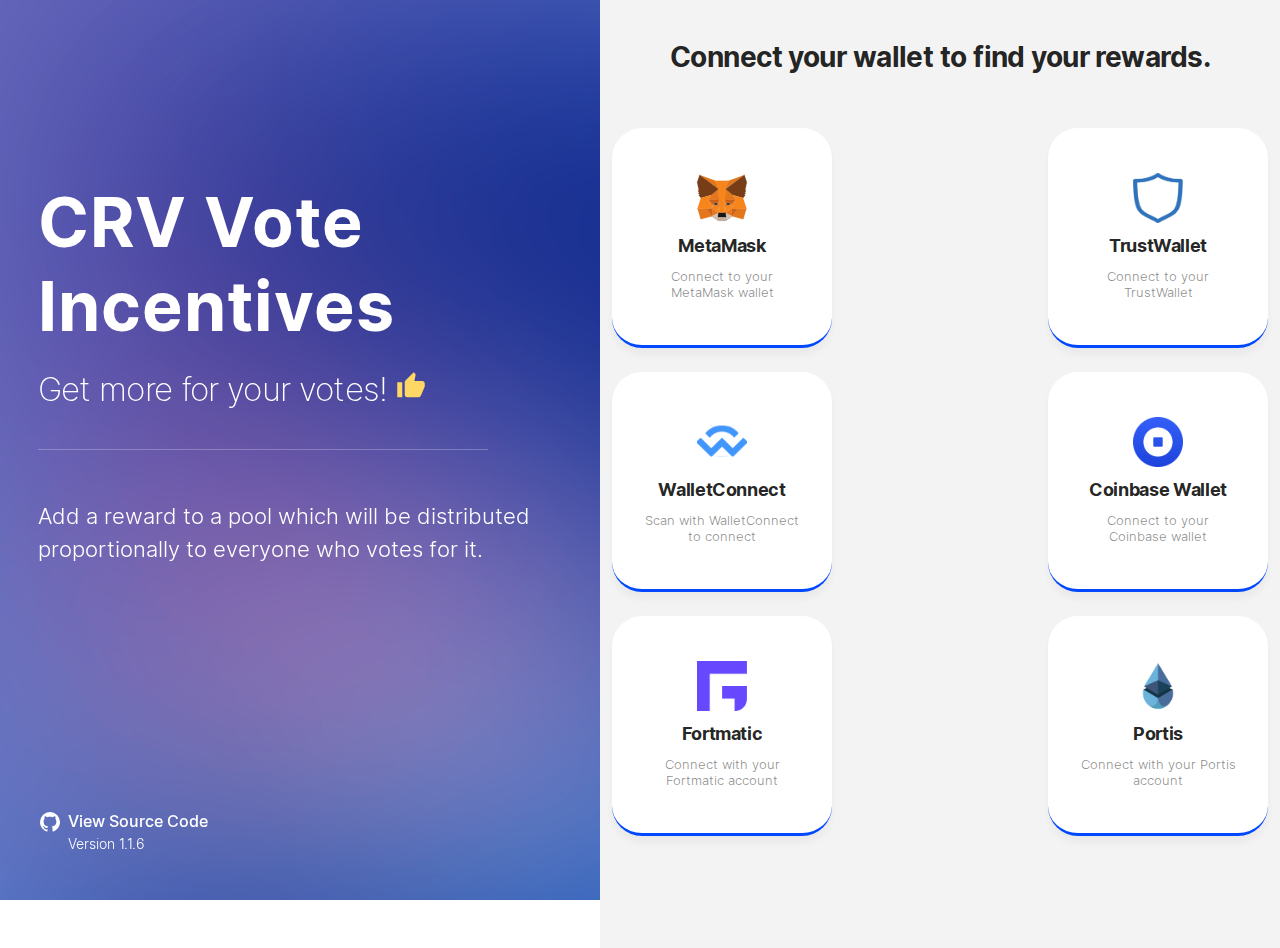
<file: home.html>
<!DOCTYPE html><html lang="en"><head><link rel="stylesheet" href="/fonts/Inter/inter.css"/><link rel="stylesheet" href="/fonts/Druk/Druk.css"/><link rel="stylesheet" href="/fonts/GrtskGiga/stylesheet.css"/><meta charSet="utf-8"/><title>bribe.crv.finance</title><meta name="viewport" content="minimum-scale=1, initial-scale=1, width=device-width"/><link rel="icon" href="/favicon.jpg"/><link rel="preload" href="/fonts/Inter/Inter-Regular.ttf" as="font" crossorigin=""/><link rel="preload" href="/fonts/Inter/Inter-Bold.ttf" as="font" crossorigin=""/><meta name="description" content="bribe.crv.finance"/><meta name="og:title" content="bribe.crv.finance"/><meta name="twitter:card" content="summary_large_image"/><meta name="next-head-count" content="9"/><link rel="preload" href="/_next/static/css/83b220e362cff4f8a6b5.css" as="style"/><link rel="stylesheet" href="/_next/static/css/83b220e362cff4f8a6b5.css" data-n-g=""/><link rel="preload" href="/_next/static/css/cdde40b2831a1aa78f81.css" as="style"/><link rel="stylesheet" href="/_next/static/css/cdde40b2831a1aa78f81.css" data-n-p=""/><noscript data-n-css=""></noscript><link rel="preload" href="/_next/static/chunks/webpack-e20b507b9ac9d1410c6e.js" as="script"/><link rel="preload" href="/_next/static/chunks/framework.655df916c99592c26abe.js" as="script"/><link rel="preload" href="/_next/static/chunks/commons.b2cb681b3fc089041434.js" as="script"/><link rel="preload" href="/_next/static/chunks/main-79c26920968226f18fdc.js" as="script"/><link rel="preload" href="/_next/static/chunks/0975f2b1.c8834a08a1186abe0142.js" as="script"/><link rel="preload" href="/_next/static/chunks/b0fe1cb196a110106ce17308c9dd4965908076f6.286a4e9cbeceddd23a22.js" as="script"/><link rel="preload" href="/_next/static/chunks/c85d64946732f605d0270a61455b4623d9754b90.35a2832c5951845f22b4.js" as="script"/><link rel="preload" href="/_next/static/chunks/pages/_app-d6c6edf752b9a15ec18b.js" as="script"/><link rel="preload" href="/_next/static/chunks/75fc9c18.851b46342beeff380cfd.js" as="script"/><link rel="preload" href="/_next/static/chunks/5438ced7320515bfb1ccd73ffd4f55532982f9e4.26535f2b456b88e15183.js" as="script"/><link rel="preload" href="/_next/static/chunks/e6a58c2ea38825584fc312156e5f22ec8d2e9687.9362fa29b7b04efc9628.js" as="script"/><link rel="preload" href="/_next/static/chunks/27b3087219b6189db4c2d6036a0d8c9cc1628637.e76d9c83a0bd55c16161.js" as="script"/><link rel="preload" href="/_next/static/chunks/pages/home-9c8a1968a0250e1139ff.js" as="script"/><style id="jss-server-side">html {
  box-sizing: border-box;
  -webkit-font-smoothing: antialiased;
  -moz-osx-font-smoothing: grayscale;
}
*, *::before, *::after {
  box-sizing: inherit;
}
strong, b {
  font-weight: 700;
}
body {
  color: rgba(0, 0, 0, 0.87);
  margin: 0;
  font-size: 0.875rem;
  font-family: Inter,Arial,-apple-system,BlinkMacSystemFont,"Segoe UI",Roboto,"Helvetica Neue",sans-serif,"Apple Color Emoji","Segoe UI Emoji","Segoe UI Symbol";
  font-weight: 400;
  line-height: 1.43;
  background-color: #fff;
}
@media print {
  body {
    background-color: #fff;
  }
}
body::backdrop {
  background-color: #fff;
}
.MuiSvgIcon-root {
  fill: currentColor;
  width: 1em;
  height: 1em;
  display: inline-block;
  font-size: 1.5rem;
  transition: fill 200ms cubic-bezier(0.4, 0, 0.2, 1) 0ms;
  flex-shrink: 0;
  user-select: none;
}
.MuiSvgIcon-colorPrimary {
  color: #0053FF;
}
.MuiSvgIcon-colorSecondary {
  color: #FFFFFF;
}
.MuiSvgIcon-colorAction {
  color: rgba(0, 0, 0, 0.54);
}
.MuiSvgIcon-colorError {
  color: #dc3545;
}
.MuiSvgIcon-colorDisabled {
  color: rgba(0, 0, 0, 0.26);
}
.MuiSvgIcon-fontSizeInherit {
  font-size: inherit;
}
.MuiSvgIcon-fontSizeSmall {
  font-size: 1.25rem;
}
.MuiSvgIcon-fontSizeLarge {
  font-size: 2.1875rem;
}
.MuiPaper-root {
  color: rgba(0, 0, 0, 0.87);
  transition: box-shadow 300ms cubic-bezier(0.4, 0, 0.2, 1) 0ms;
  background-color: #fff;
}
.MuiPaper-rounded {
  border-radius: 10px;
}
.MuiPaper-outlined {
  border: 1px solid rgba(0, 0, 0, 0.12);
}
.MuiPaper-elevation0 {
  box-shadow: none;
}
.MuiPaper-elevation1 {
  box-shadow: 0px 7px 7px #0000000A;;
  -moz-box-shadow: 0px 7px 7px #0000000A;;
  -webkit-box-shadow: 0px 7px 7px #0000000A;;
}
.MuiPaper-elevation2 {
  box-shadow: 0px 3px 1px -2px rgba(0,0,0,0.2),0px 2px 2px 0px rgba(0,0,0,0.14),0px 1px 5px 0px rgba(0,0,0,0.12);
}
.MuiPaper-elevation3 {
  box-shadow: 0px 3px 3px -2px rgba(0,0,0,0.2),0px 3px 4px 0px rgba(0,0,0,0.14),0px 1px 8px 0px rgba(0,0,0,0.12);
}
.MuiPaper-elevation4 {
  box-shadow: 0px 2px 4px -1px rgba(0,0,0,0.2),0px 4px 5px 0px rgba(0,0,0,0.14),0px 1px 10px 0px rgba(0,0,0,0.12);
}
.MuiPaper-elevation5 {
  box-shadow: 0px 3px 5px -1px rgba(0,0,0,0.2),0px 5px 8px 0px rgba(0,0,0,0.14),0px 1px 14px 0px rgba(0,0,0,0.12);
}
.MuiPaper-elevation6 {
  box-shadow: 0px 3px 5px -1px rgba(0,0,0,0.2),0px 6px 10px 0px rgba(0,0,0,0.14),0px 1px 18px 0px rgba(0,0,0,0.12);
}
.MuiPaper-elevation7 {
  box-shadow: 0px 4px 5px -2px rgba(0,0,0,0.2),0px 7px 10px 1px rgba(0,0,0,0.14),0px 2px 16px 1px rgba(0,0,0,0.12);
}
.MuiPaper-elevation8 {
  box-shadow: 0px 5px 5px -3px rgba(0,0,0,0.2),0px 8px 10px 1px rgba(0,0,0,0.14),0px 3px 14px 2px rgba(0,0,0,0.12);
}
.MuiPaper-elevation9 {
  box-shadow: 0px 5px 6px -3px rgba(0,0,0,0.2),0px 9px 12px 1px rgba(0,0,0,0.14),0px 3px 16px 2px rgba(0,0,0,0.12);
}
.MuiPaper-elevation10 {
  box-shadow: 0px 6px 6px -3px rgba(0,0,0,0.2),0px 10px 14px 1px rgba(0,0,0,0.14),0px 4px 18px 3px rgba(0,0,0,0.12);
}
.MuiPaper-elevation11 {
  box-shadow: 0px 6px 7px -4px rgba(0,0,0,0.2),0px 11px 15px 1px rgba(0,0,0,0.14),0px 4px 20px 3px rgba(0,0,0,0.12);
}
.MuiPaper-elevation12 {
  box-shadow: 0px 7px 8px -4px rgba(0,0,0,0.2),0px 12px 17px 2px rgba(0,0,0,0.14),0px 5px 22px 4px rgba(0,0,0,0.12);
}
.MuiPaper-elevation13 {
  box-shadow: 0px 7px 8px -4px rgba(0,0,0,0.2),0px 13px 19px 2px rgba(0,0,0,0.14),0px 5px 24px 4px rgba(0,0,0,0.12);
}
.MuiPaper-elevation14 {
  box-shadow: 0px 7px 9px -4px rgba(0,0,0,0.2),0px 14px 21px 2px rgba(0,0,0,0.14),0px 5px 26px 4px rgba(0,0,0,0.12);
}
.MuiPaper-elevation15 {
  box-shadow: 0px 8px 9px -5px rgba(0,0,0,0.2),0px 15px 22px 2px rgba(0,0,0,0.14),0px 6px 28px 5px rgba(0,0,0,0.12);
}
.MuiPaper-elevation16 {
  box-shadow: 0px 8px 10px -5px rgba(0,0,0,0.2),0px 16px 24px 2px rgba(0,0,0,0.14),0px 6px 30px 5px rgba(0,0,0,0.12);
}
.MuiPaper-elevation17 {
  box-shadow: 0px 8px 11px -5px rgba(0,0,0,0.2),0px 17px 26px 2px rgba(0,0,0,0.14),0px 6px 32px 5px rgba(0,0,0,0.12);
}
.MuiPaper-elevation18 {
  box-shadow: 0px 9px 11px -5px rgba(0,0,0,0.2),0px 18px 28px 2px rgba(0,0,0,0.14),0px 7px 34px 6px rgba(0,0,0,0.12);
}
.MuiPaper-elevation19 {
  box-shadow: 0px 9px 12px -6px rgba(0,0,0,0.2),0px 19px 29px 2px rgba(0,0,0,0.14),0px 7px 36px 6px rgba(0,0,0,0.12);
}
.MuiPaper-elevation20 {
  box-shadow: 0px 10px 13px -6px rgba(0,0,0,0.2),0px 20px 31px 3px rgba(0,0,0,0.14),0px 8px 38px 7px rgba(0,0,0,0.12);
}
.MuiPaper-elevation21 {
  box-shadow: 0px 10px 13px -6px rgba(0,0,0,0.2),0px 21px 33px 3px rgba(0,0,0,0.14),0px 8px 40px 7px rgba(0,0,0,0.12);
}
.MuiPaper-elevation22 {
  box-shadow: 0px 10px 14px -6px rgba(0,0,0,0.2),0px 22px 35px 3px rgba(0,0,0,0.14),0px 8px 42px 7px rgba(0,0,0,0.12);
}
.MuiPaper-elevation23 {
  box-shadow: 0px 11px 14px -7px rgba(0,0,0,0.2),0px 23px 36px 3px rgba(0,0,0,0.14),0px 9px 44px 8px rgba(0,0,0,0.12);
}
.MuiPaper-elevation24 {
  box-shadow: 0px 11px 15px -7px rgba(0,0,0,0.2),0px 24px 38px 3px rgba(0,0,0,0.14),0px 9px 46px 8px rgba(0,0,0,0.12);
}
.MuiTypography-root {
  margin: 0;
}
.MuiTypography-body2 {
  font-size: 0.875rem;
  font-family: Inter,Arial,-apple-system,BlinkMacSystemFont,"Segoe UI",Roboto,"Helvetica Neue",sans-serif,"Apple Color Emoji","Segoe UI Emoji","Segoe UI Symbol";
  font-weight: 400;
  line-height: 1.43;
}
.MuiTypography-body1 {
  font-size: 16px;
  font-family: Inter,Arial,-apple-system,BlinkMacSystemFont,"Segoe UI",Roboto,"Helvetica Neue",sans-serif,"Apple Color Emoji","Segoe UI Emoji","Segoe UI Symbol";
  font-weight: 500;
  line-height: 1.7;
}
@media (max-width:576px) {
  .MuiTypography-body1 {
    font-size: 0.8rem;
  }
}
  .MuiTypography-caption {
    font-size: 0.75rem;
    font-family: Inter,Arial,-apple-system,BlinkMacSystemFont,"Segoe UI",Roboto,"Helvetica Neue",sans-serif,"Apple Color Emoji","Segoe UI Emoji","Segoe UI Symbol";
    font-weight: 400;
    line-height: 1.66;
  }
  .MuiTypography-button {
    font-size: 0.875rem;
    font-family: Inter,Arial,-apple-system,BlinkMacSystemFont,"Segoe UI",Roboto,"Helvetica Neue",sans-serif,"Apple Color Emoji","Segoe UI Emoji","Segoe UI Symbol";
    font-weight: 500;
    line-height: 1.75;
    text-transform: uppercase;
  }
  .MuiTypography-h1 {
    font-size: 60px;
    font-family: "Helvetica Neue", Inter;
    font-weight: 700;
    line-height: 1;
    letter-spacing: 1px;
  }
  .MuiTypography-h2 {
    font-size: 24px;
    font-family: Inter,Arial,-apple-system,BlinkMacSystemFont,"Segoe UI",Roboto,"Helvetica Neue",sans-serif,"Apple Color Emoji","Segoe UI Emoji","Segoe UI Symbol";
    font-weight: 700;
    line-height: 1.167;
  }
  .MuiTypography-h3 {
    font-size: 20px;
    font-family: Inter;
    font-weight: 600;
    line-height: 1.167;
  }
  .MuiTypography-h4 {
    font-size: 1.5rem;
    font-family: Inter,Arial,-apple-system,BlinkMacSystemFont,"Segoe UI",Roboto,"Helvetica Neue",sans-serif,"Apple Color Emoji","Segoe UI Emoji","Segoe UI Symbol";
    font-weight: 600;
    line-height: 1.167;
  }
  .MuiTypography-h5 {
    font-size: 15px;
    font-family: Inter,Arial,-apple-system,BlinkMacSystemFont,"Segoe UI",Roboto,"Helvetica Neue",sans-serif,"Apple Color Emoji","Segoe UI Emoji","Segoe UI Symbol";
    font-weight: 700;
    line-height: 1.167;
  }
  .MuiTypography-h6 {
    font-size: 1.5rem;
    font-family: Inter,Arial,-apple-system,BlinkMacSystemFont,"Segoe UI",Roboto,"Helvetica Neue",sans-serif,"Apple Color Emoji","Segoe UI Emoji","Segoe UI Symbol";
    font-weight: 700;
    line-height: 1.167;
    letter-spacing: 2px;
  }
@media (max-width:576px) {
  .MuiTypography-h6 {
    font-size: 1.2rem;
  }
}
  .MuiTypography-subtitle1 {
    font-size: 14px;
    font-family: Inter,Arial,-apple-system,BlinkMacSystemFont,"Segoe UI",Roboto,"Helvetica Neue",sans-serif,"Apple Color Emoji","Segoe UI Emoji","Segoe UI Symbol";
    font-weight: 300;
    line-height: 1.167;
  }
@media (max-width:576px) {
  .MuiTypography-subtitle1 {
    font-size: 0.7rem;
  }
}
  .MuiTypography-subtitle2 {
    font-size: 0.875rem;
    font-family: Inter,Arial,-apple-system,BlinkMacSystemFont,"Segoe UI",Roboto,"Helvetica Neue",sans-serif,"Apple Color Emoji","Segoe UI Emoji","Segoe UI Symbol";
    font-weight: 500;
    line-height: 1.57;
  }
  .MuiTypography-overline {
    font-size: 0.75rem;
    font-family: Inter,Arial,-apple-system,BlinkMacSystemFont,"Segoe UI",Roboto,"Helvetica Neue",sans-serif,"Apple Color Emoji","Segoe UI Emoji","Segoe UI Symbol";
    font-weight: 400;
    line-height: 2.66;
    text-transform: uppercase;
  }
  .MuiTypography-srOnly {
    width: 1px;
    height: 1px;
    overflow: hidden;
    position: absolute;
  }
  .MuiTypography-alignLeft {
    text-align: left;
  }
  .MuiTypography-alignCenter {
    text-align: center;
  }
  .MuiTypography-alignRight {
    text-align: right;
  }
  .MuiTypography-alignJustify {
    text-align: justify;
  }
  .MuiTypography-noWrap {
    overflow: hidden;
    white-space: nowrap;
    text-overflow: ellipsis;
  }
  .MuiTypography-gutterBottom {
    margin-bottom: 0.35em;
  }
  .MuiTypography-paragraph {
    margin-bottom: 16px;
  }
  .MuiTypography-colorInherit {
    color: inherit;
  }
  .MuiTypography-colorPrimary {
    color: #0053FF;
  }
  .MuiTypography-colorSecondary {
    color: #FFFFFF;
  }
  .MuiTypography-colorTextPrimary {
    color: rgba(0, 0, 0, 0.87);
  }
  .MuiTypography-colorTextSecondary {
    color: rgba(0, 0, 0, 0.30);
  }
  .MuiTypography-colorError {
    color: #dc3545;
  }
  .MuiTypography-displayInline {
    display: inline;
  }
  .MuiTypography-displayBlock {
    display: block;
  }
  .jss2 {
    height: auto;
    display: flex;
    position: relative;
  }
  .jss3 {
    margin: auto;
    display: flex;
    padding: 12px;
    flex-wrap: wrap;
    text-align: center;
  }
  .jss4 {
    display: flex;
    margin-top: 60px;
    min-height: 260px;
    align-items: center;
    flex-direction: column;
    justify-content: space-around;
  }
  .jss5 {
    padding: 24px;
  }
  .jss6 {
    font-weight: 700;
    margin-left: 12px;
  }
  .jss7 {
    max-width: 400px;
    margin-top: 32px;
    margin-bottom: 32px;
  }
  .jss8 {
    border: 1px solid #E1E1E1;
    padding: 12px;
    font-weight: 500;
    border-radius: 3rem;
    background-color: white;
  }
@media (min-width:1024px) {
  .jss8 {
    padding: 15px;
  }
}
  .jss9 {
    width: 100%;
  }
  .jss10 {
    top: -8px;
    right: -8px;
    cursor: pointer;
    position: absolute;
  }
</style></head><body><div id="__next"><div class="layout_container__2yT5o"><div class="layout_content__3EbwV"><div></div><main><div class="voting_container__3UNPj"><div class="voting_leftContainer__2p2lR"><div class="voting_copyContainer__2VRf_"><div class="voting_copyCentered__14MUC"><h1 class="MuiTypography-root voting_titleSpacing__1jZbG MuiTypography-h1"><span>CRV Vote Incentives</span></h1><h2 class="MuiTypography-root voting_helpingParagraph__14GLE MuiTypography-h2">Get more for your votes! <svg class="MuiSvgIcon-root voting_thumbIcon__383dn" focusable="false" viewBox="0 0 24 24" aria-hidden="true"><path d="M1 21h4V9H1v12zm22-11c0-1.1-.9-2-2-2h-6.31l.95-4.57.03-.32c0-.41-.17-.79-.44-1.06L14.17 1 7.59 7.59C7.22 7.95 7 8.45 7 9v10c0 1.1.9 2 2 2h9c.83 0 1.54-.5 1.84-1.22l3.02-7.05c.09-.23.14-.47.14-.73v-2z"></path></svg></h2><div class="voting_divider__1PcTv"></div><p class="MuiTypography-root voting_addRewardText__2TTXm MuiTypography-body1">Add a reward to a pool which will be distributed proportionally to everyone who votes for it.</p></div><div class="voting_socials__1vZQb"><a class="voting_socialButton__iUBn5" href="https://github.com/antonnell/vote-incentives" target="_blank" rel="noopener noreferrer"><svg version="1.1" width="24" height="24" viewBox="0 0 24 24"><path fill="#FFF" d="M12,2A10,10 0 0,0 2,12C2,16.42 4.87,20.17 8.84,21.5C9.34,21.58 9.5,21.27 9.5,21C9.5,20.77 9.5,20.14 9.5,19.31C6.73,19.91 6.14,17.97 6.14,17.97C5.68,16.81 5.03,16.5 5.03,16.5C4.12,15.88 5.1,15.9 5.1,15.9C6.1,15.97 6.63,16.93 6.63,16.93C7.5,18.45 8.97,18 9.54,17.76C9.63,17.11 9.89,16.67 10.17,16.42C7.95,16.17 5.62,15.31 5.62,11.5C5.62,10.39 6,9.5 6.65,8.79C6.55,8.54 6.2,7.5 6.75,6.15C6.75,6.15 7.59,5.88 9.5,7.17C10.29,6.95 11.15,6.84 12,6.84C12.85,6.84 13.71,6.95 14.5,7.17C16.41,5.88 17.25,6.15 17.25,6.15C17.8,7.5 17.45,8.54 17.35,8.79C18,9.5 18.38,10.39 18.38,11.5C18.38,15.32 16.04,16.16 13.81,16.41C14.17,16.72 14.5,17.33 14.5,18.26C14.5,19.6 14.5,20.68 14.5,21C14.5,21.27 14.66,21.59 15.17,21.5C19.14,20.16 22,16.42 22,12A10,10 0 0,0 12,2Z"></path></svg><p class="MuiTypography-root voting_sourceCode__Jm2jM MuiTypography-body1">View Source Code</p></a><h6 class="MuiTypography-root voting_version__wT3pk MuiTypography-subtitle1">Version 1.1.6</h6></div></div></div><div class="voting_listContainer__96M3C"><div class="voting_connectContainer__3Bo9G"><p class="MuiTypography-root voting_connectWalletText__3mVNu MuiTypography-body1">Connect your wallet to find your rewards.</p><div class="jss2"><div class="jss3"><div style="display:flex;flex-wrap:wrap;justify-content:space-between;align-items:center"><div style="padding:0px;display:flex;margin:12px 0px"><div class="MuiPaper-root MuiPaper-elevation1 MuiPaper-rounded" style="width:220px;height:220px;border-bottom:3px solid #0048FF;border-radius:30px;display:flex;align-items:center;justify-content:center;cursor:pointer" color="secondary"><div style="height:130px;width:100%;display:flex;flex-direction:column;align-items:center;justify-content:space-evenly;position:relative"><img style="width:50px;height:50px" src="/connectors/icn-metamask.svg" alt=""/><p class="MuiTypography-root MuiTypography-body1" style="font:normal normal bold 18px/21px Inter !important;letter-spacing:-0.36px;font-family:Inter;font-weight:bold;font-size:18px;margin-top:10px;margin-bottom:10px">MetaMask</p><p class="MuiTypography-root MuiTypography-body1" style="font:normal normal 300 13px/16px Inter !important;font-family:Inter;font-weight:300;font-size:13px;line-height:1.2;letter-spacing:0px;opacity:0.54;max-width:160px">Connect to your MetaMask wallet</p></div></div></div><div style="padding:0px;display:flex;margin:12px 0px"><div class="MuiPaper-root MuiPaper-elevation1 MuiPaper-rounded" style="width:220px;height:220px;border-bottom:3px solid #0048FF;border-radius:30px;display:flex;align-items:center;justify-content:center;cursor:pointer" color="secondary"><div style="height:130px;width:100%;display:flex;flex-direction:column;align-items:center;justify-content:space-evenly;position:relative"><img style="width:50px;height:50px" src="/connectors/trustWallet.png" alt=""/><p class="MuiTypography-root MuiTypography-body1" style="font:normal normal bold 18px/21px Inter !important;letter-spacing:-0.36px;font-family:Inter;font-weight:bold;font-size:18px;margin-top:10px;margin-bottom:10px">TrustWallet</p><p class="MuiTypography-root MuiTypography-body1" style="font:normal normal 300 13px/16px Inter !important;font-family:Inter;font-weight:300;font-size:13px;line-height:1.2;letter-spacing:0px;opacity:0.54;max-width:160px">Connect to your TrustWallet</p></div></div></div><div style="padding:0px;display:flex;margin:12px 0px"><div class="MuiPaper-root MuiPaper-elevation1 MuiPaper-rounded" style="width:220px;height:220px;border-bottom:3px solid #0048FF;border-radius:30px;display:flex;align-items:center;justify-content:center;cursor:pointer" color="secondary"><div style="height:130px;width:100%;display:flex;flex-direction:column;align-items:center;justify-content:space-evenly;position:relative"><img style="width:50px;height:50px" src="/connectors/walletConnectIcon.svg" alt=""/><p class="MuiTypography-root MuiTypography-body1" style="font:normal normal bold 18px/21px Inter !important;letter-spacing:-0.36px;font-family:Inter;font-weight:bold;font-size:18px;margin-top:10px;margin-bottom:10px">WalletConnect</p><p class="MuiTypography-root MuiTypography-body1" style="font:normal normal 300 13px/16px Inter !important;font-family:Inter;font-weight:300;font-size:13px;line-height:1.2;letter-spacing:0px;opacity:0.54;max-width:160px">Scan with WalletConnect to connect</p></div></div></div><div style="padding:0px;display:flex;margin:12px 0px"><div class="MuiPaper-root MuiPaper-elevation1 MuiPaper-rounded" style="width:220px;height:220px;border-bottom:3px solid #0048FF;border-radius:30px;display:flex;align-items:center;justify-content:center;cursor:pointer" color="secondary"><div style="height:130px;width:100%;display:flex;flex-direction:column;align-items:center;justify-content:space-evenly;position:relative"><img style="width:50px;height:50px" src="/connectors/coinbaseWalletIcon.svg" alt=""/><p class="MuiTypography-root MuiTypography-body1" style="font:normal normal bold 18px/21px Inter !important;letter-spacing:-0.36px;font-family:Inter;font-weight:bold;font-size:18px;margin-top:10px;margin-bottom:10px">Coinbase Wallet</p><p class="MuiTypography-root MuiTypography-body1" style="font:normal normal 300 13px/16px Inter !important;font-family:Inter;font-weight:300;font-size:13px;line-height:1.2;letter-spacing:0px;opacity:0.54;max-width:160px">Connect to your Coinbase wallet</p></div></div></div><div style="padding:0px;display:flex;margin:12px 0px"><div class="MuiPaper-root MuiPaper-elevation1 MuiPaper-rounded" style="width:220px;height:220px;border-bottom:3px solid #0048FF;border-radius:30px;display:flex;align-items:center;justify-content:center;cursor:pointer" color="secondary"><div style="height:130px;width:100%;display:flex;flex-direction:column;align-items:center;justify-content:space-evenly;position:relative"><img style="width:50px;height:50px" src="/connectors/fortmaticIcon.png" alt=""/><p class="MuiTypography-root MuiTypography-body1" style="font:normal normal bold 18px/21px Inter !important;letter-spacing:-0.36px;font-family:Inter;font-weight:bold;font-size:18px;margin-top:10px;margin-bottom:10px">Fortmatic</p><p class="MuiTypography-root MuiTypography-body1" style="font:normal normal 300 13px/16px Inter !important;font-family:Inter;font-weight:300;font-size:13px;line-height:1.2;letter-spacing:0px;opacity:0.54;max-width:160px">Connect with your Fortmatic account</p></div></div></div><div style="padding:0px;display:flex;margin:12px 0px"><div class="MuiPaper-root MuiPaper-elevation1 MuiPaper-rounded" style="width:220px;height:220px;border-bottom:3px solid #0048FF;border-radius:30px;display:flex;align-items:center;justify-content:center;cursor:pointer" color="secondary"><div style="height:130px;width:100%;display:flex;flex-direction:column;align-items:center;justify-content:space-evenly;position:relative"><img style="width:50px;height:50px" src="/connectors/portisIcon.png" alt=""/><p class="MuiTypography-root MuiTypography-body1" style="font:normal normal bold 18px/21px Inter !important;letter-spacing:-0.36px;font-family:Inter;font-weight:bold;font-size:18px;margin-top:10px;margin-bottom:10px">Portis</p><p class="MuiTypography-root MuiTypography-body1" style="font:normal normal 300 13px/16px Inter !important;font-family:Inter;font-weight:300;font-size:13px;line-height:1.2;letter-spacing:0px;opacity:0.54;max-width:160px">Connect with your Portis account</p></div></div></div></div></div></div></div></div></div></main></div></div></div><script id="__NEXT_DATA__" type="application/json">{"props":{"pageProps":{}},"page":"/home","query":{},"buildId":"Xq6Mkmx3LCz_1O3UBFppa","nextExport":true,"autoExport":true,"isFallback":false}</script><script nomodule="" src="/_next/static/chunks/polyfills-ad30d1320810fa304e64.js"></script><script src="/_next/static/chunks/webpack-e20b507b9ac9d1410c6e.js" async=""></script><script src="/_next/static/chunks/framework.655df916c99592c26abe.js" async=""></script><script src="/_next/static/chunks/commons.b2cb681b3fc089041434.js" async=""></script><script src="/_next/static/chunks/main-79c26920968226f18fdc.js" async=""></script><script src="/_next/static/chunks/0975f2b1.c8834a08a1186abe0142.js" async=""></script><script src="/_next/static/chunks/b0fe1cb196a110106ce17308c9dd4965908076f6.286a4e9cbeceddd23a22.js" async=""></script><script src="/_next/static/chunks/c85d64946732f605d0270a61455b4623d9754b90.35a2832c5951845f22b4.js" async=""></script><script src="/_next/static/chunks/pages/_app-d6c6edf752b9a15ec18b.js" async=""></script><script src="/_next/static/chunks/75fc9c18.851b46342beeff380cfd.js" async=""></script><script src="/_next/static/chunks/5438ced7320515bfb1ccd73ffd4f55532982f9e4.26535f2b456b88e15183.js" async=""></script><script src="/_next/static/chunks/e6a58c2ea38825584fc312156e5f22ec8d2e9687.9362fa29b7b04efc9628.js" async=""></script><script src="/_next/static/chunks/27b3087219b6189db4c2d6036a0d8c9cc1628637.e76d9c83a0bd55c16161.js" async=""></script><script src="/_next/static/chunks/pages/home-9c8a1968a0250e1139ff.js" async=""></script><script src="/_next/static/Xq6Mkmx3LCz_1O3UBFppa/_buildManifest.js" async=""></script><script src="/_next/static/Xq6Mkmx3LCz_1O3UBFppa/_ssgManifest.js" async=""></script></body></html>
</file>
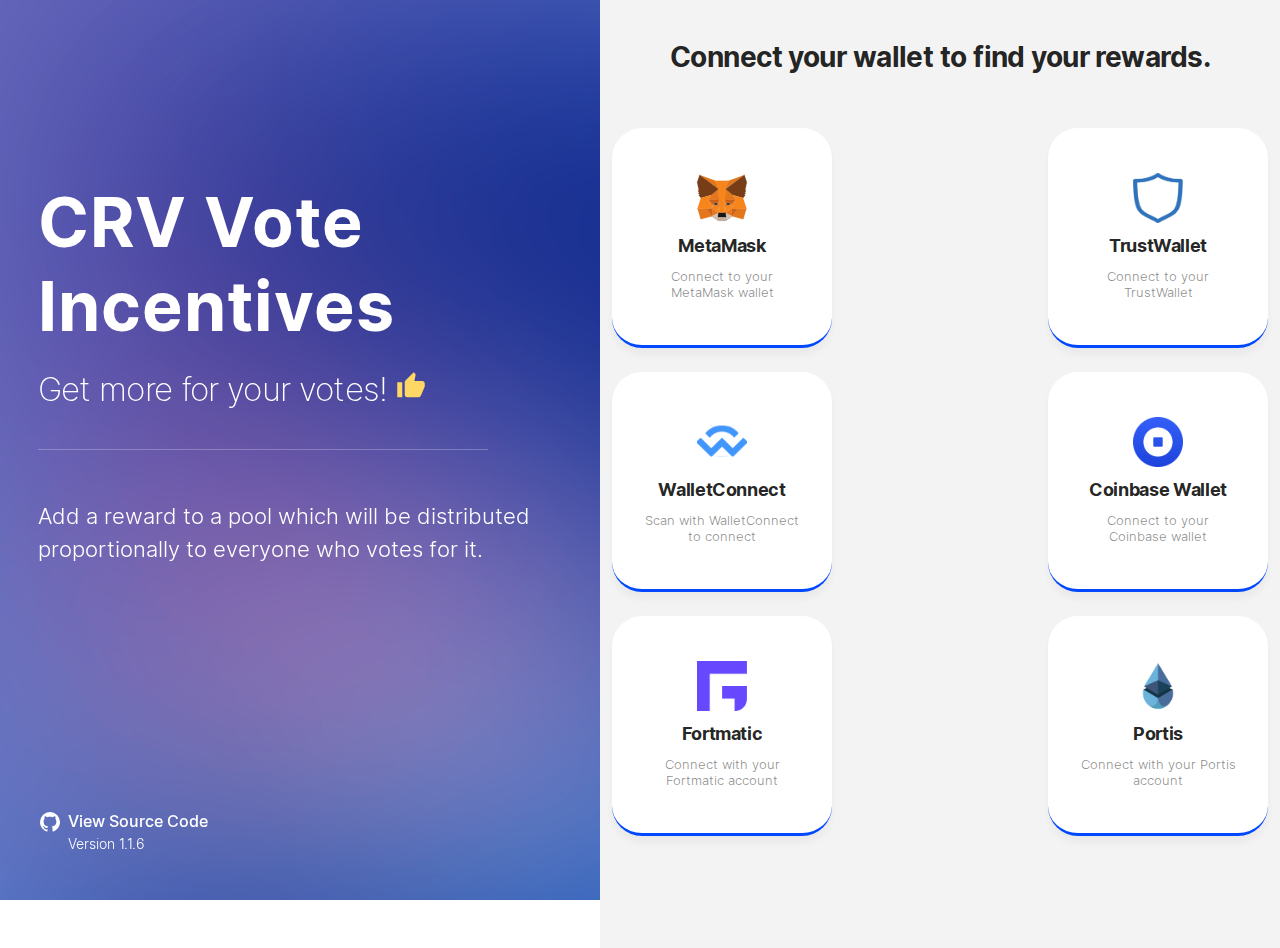
<file: rewards.html>
<!DOCTYPE html><html lang="en"><head><link rel="stylesheet" href="/fonts/Inter/inter.css"/><link rel="stylesheet" href="/fonts/Druk/Druk.css"/><link rel="stylesheet" href="/fonts/GrtskGiga/stylesheet.css"/><meta charSet="utf-8"/><title>bribe.crv.finance</title><meta name="viewport" content="minimum-scale=1, initial-scale=1, width=device-width"/><link rel="icon" href="/favicon.jpg"/><link rel="preload" href="/fonts/Inter/Inter-Regular.ttf" as="font" crossorigin=""/><link rel="preload" href="/fonts/Inter/Inter-Bold.ttf" as="font" crossorigin=""/><meta name="description" content="bribe.crv.finance"/><meta name="og:title" content="bribe.crv.finance"/><meta name="twitter:card" content="summary_large_image"/><meta name="next-head-count" content="9"/><link rel="preload" href="/_next/static/css/83b220e362cff4f8a6b5.css" as="style"/><link rel="stylesheet" href="/_next/static/css/83b220e362cff4f8a6b5.css" data-n-g=""/><link rel="preload" href="/_next/static/css/f2521933b26acb1ef3bc.css" as="style"/><link rel="stylesheet" href="/_next/static/css/f2521933b26acb1ef3bc.css" data-n-p=""/><noscript data-n-css=""></noscript><link rel="preload" href="/_next/static/chunks/webpack-e20b507b9ac9d1410c6e.js" as="script"/><link rel="preload" href="/_next/static/chunks/framework.655df916c99592c26abe.js" as="script"/><link rel="preload" href="/_next/static/chunks/commons.b2cb681b3fc089041434.js" as="script"/><link rel="preload" href="/_next/static/chunks/main-79c26920968226f18fdc.js" as="script"/><link rel="preload" href="/_next/static/chunks/0975f2b1.c8834a08a1186abe0142.js" as="script"/><link rel="preload" href="/_next/static/chunks/b0fe1cb196a110106ce17308c9dd4965908076f6.286a4e9cbeceddd23a22.js" as="script"/><link rel="preload" href="/_next/static/chunks/c85d64946732f605d0270a61455b4623d9754b90.35a2832c5951845f22b4.js" as="script"/><link rel="preload" href="/_next/static/chunks/pages/_app-d6c6edf752b9a15ec18b.js" as="script"/><link rel="preload" href="/_next/static/chunks/75fc9c18.851b46342beeff380cfd.js" as="script"/><link rel="preload" href="/_next/static/chunks/5438ced7320515bfb1ccd73ffd4f55532982f9e4.26535f2b456b88e15183.js" as="script"/><link rel="preload" href="/_next/static/chunks/e6a58c2ea38825584fc312156e5f22ec8d2e9687.9362fa29b7b04efc9628.js" as="script"/><link rel="preload" href="/_next/static/chunks/27b3087219b6189db4c2d6036a0d8c9cc1628637.e76d9c83a0bd55c16161.js" as="script"/><link rel="preload" href="/_next/static/chunks/pages/rewards-0138495efe447cab5873.js" as="script"/><style id="jss-server-side">html {
  box-sizing: border-box;
  -webkit-font-smoothing: antialiased;
  -moz-osx-font-smoothing: grayscale;
}
*, *::before, *::after {
  box-sizing: inherit;
}
strong, b {
  font-weight: 700;
}
body {
  color: rgba(0, 0, 0, 0.87);
  margin: 0;
  font-size: 0.875rem;
  font-family: Inter,Arial,-apple-system,BlinkMacSystemFont,"Segoe UI",Roboto,"Helvetica Neue",sans-serif,"Apple Color Emoji","Segoe UI Emoji","Segoe UI Symbol";
  font-weight: 400;
  line-height: 1.43;
  background-color: #fff;
}
@media print {
  body {
    background-color: #fff;
  }
}
body::backdrop {
  background-color: #fff;
}
.MuiSvgIcon-root {
  fill: currentColor;
  width: 1em;
  height: 1em;
  display: inline-block;
  font-size: 1.5rem;
  transition: fill 200ms cubic-bezier(0.4, 0, 0.2, 1) 0ms;
  flex-shrink: 0;
  user-select: none;
}
.MuiSvgIcon-colorPrimary {
  color: #0053FF;
}
.MuiSvgIcon-colorSecondary {
  color: #FFFFFF;
}
.MuiSvgIcon-colorAction {
  color: rgba(0, 0, 0, 0.54);
}
.MuiSvgIcon-colorError {
  color: #dc3545;
}
.MuiSvgIcon-colorDisabled {
  color: rgba(0, 0, 0, 0.26);
}
.MuiSvgIcon-fontSizeInherit {
  font-size: inherit;
}
.MuiSvgIcon-fontSizeSmall {
  font-size: 1.25rem;
}
.MuiSvgIcon-fontSizeLarge {
  font-size: 2.1875rem;
}
.MuiPaper-root {
  color: rgba(0, 0, 0, 0.87);
  transition: box-shadow 300ms cubic-bezier(0.4, 0, 0.2, 1) 0ms;
  background-color: #fff;
}
.MuiPaper-rounded {
  border-radius: 10px;
}
.MuiPaper-outlined {
  border: 1px solid rgba(0, 0, 0, 0.12);
}
.MuiPaper-elevation0 {
  box-shadow: none;
}
.MuiPaper-elevation1 {
  box-shadow: 0px 7px 7px #0000000A;;
  -moz-box-shadow: 0px 7px 7px #0000000A;;
  -webkit-box-shadow: 0px 7px 7px #0000000A;;
}
.MuiPaper-elevation2 {
  box-shadow: 0px 3px 1px -2px rgba(0,0,0,0.2),0px 2px 2px 0px rgba(0,0,0,0.14),0px 1px 5px 0px rgba(0,0,0,0.12);
}
.MuiPaper-elevation3 {
  box-shadow: 0px 3px 3px -2px rgba(0,0,0,0.2),0px 3px 4px 0px rgba(0,0,0,0.14),0px 1px 8px 0px rgba(0,0,0,0.12);
}
.MuiPaper-elevation4 {
  box-shadow: 0px 2px 4px -1px rgba(0,0,0,0.2),0px 4px 5px 0px rgba(0,0,0,0.14),0px 1px 10px 0px rgba(0,0,0,0.12);
}
.MuiPaper-elevation5 {
  box-shadow: 0px 3px 5px -1px rgba(0,0,0,0.2),0px 5px 8px 0px rgba(0,0,0,0.14),0px 1px 14px 0px rgba(0,0,0,0.12);
}
.MuiPaper-elevation6 {
  box-shadow: 0px 3px 5px -1px rgba(0,0,0,0.2),0px 6px 10px 0px rgba(0,0,0,0.14),0px 1px 18px 0px rgba(0,0,0,0.12);
}
.MuiPaper-elevation7 {
  box-shadow: 0px 4px 5px -2px rgba(0,0,0,0.2),0px 7px 10px 1px rgba(0,0,0,0.14),0px 2px 16px 1px rgba(0,0,0,0.12);
}
.MuiPaper-elevation8 {
  box-shadow: 0px 5px 5px -3px rgba(0,0,0,0.2),0px 8px 10px 1px rgba(0,0,0,0.14),0px 3px 14px 2px rgba(0,0,0,0.12);
}
.MuiPaper-elevation9 {
  box-shadow: 0px 5px 6px -3px rgba(0,0,0,0.2),0px 9px 12px 1px rgba(0,0,0,0.14),0px 3px 16px 2px rgba(0,0,0,0.12);
}
.MuiPaper-elevation10 {
  box-shadow: 0px 6px 6px -3px rgba(0,0,0,0.2),0px 10px 14px 1px rgba(0,0,0,0.14),0px 4px 18px 3px rgba(0,0,0,0.12);
}
.MuiPaper-elevation11 {
  box-shadow: 0px 6px 7px -4px rgba(0,0,0,0.2),0px 11px 15px 1px rgba(0,0,0,0.14),0px 4px 20px 3px rgba(0,0,0,0.12);
}
.MuiPaper-elevation12 {
  box-shadow: 0px 7px 8px -4px rgba(0,0,0,0.2),0px 12px 17px 2px rgba(0,0,0,0.14),0px 5px 22px 4px rgba(0,0,0,0.12);
}
.MuiPaper-elevation13 {
  box-shadow: 0px 7px 8px -4px rgba(0,0,0,0.2),0px 13px 19px 2px rgba(0,0,0,0.14),0px 5px 24px 4px rgba(0,0,0,0.12);
}
.MuiPaper-elevation14 {
  box-shadow: 0px 7px 9px -4px rgba(0,0,0,0.2),0px 14px 21px 2px rgba(0,0,0,0.14),0px 5px 26px 4px rgba(0,0,0,0.12);
}
.MuiPaper-elevation15 {
  box-shadow: 0px 8px 9px -5px rgba(0,0,0,0.2),0px 15px 22px 2px rgba(0,0,0,0.14),0px 6px 28px 5px rgba(0,0,0,0.12);
}
.MuiPaper-elevation16 {
  box-shadow: 0px 8px 10px -5px rgba(0,0,0,0.2),0px 16px 24px 2px rgba(0,0,0,0.14),0px 6px 30px 5px rgba(0,0,0,0.12);
}
.MuiPaper-elevation17 {
  box-shadow: 0px 8px 11px -5px rgba(0,0,0,0.2),0px 17px 26px 2px rgba(0,0,0,0.14),0px 6px 32px 5px rgba(0,0,0,0.12);
}
.MuiPaper-elevation18 {
  box-shadow: 0px 9px 11px -5px rgba(0,0,0,0.2),0px 18px 28px 2px rgba(0,0,0,0.14),0px 7px 34px 6px rgba(0,0,0,0.12);
}
.MuiPaper-elevation19 {
  box-shadow: 0px 9px 12px -6px rgba(0,0,0,0.2),0px 19px 29px 2px rgba(0,0,0,0.14),0px 7px 36px 6px rgba(0,0,0,0.12);
}
.MuiPaper-elevation20 {
  box-shadow: 0px 10px 13px -6px rgba(0,0,0,0.2),0px 20px 31px 3px rgba(0,0,0,0.14),0px 8px 38px 7px rgba(0,0,0,0.12);
}
.MuiPaper-elevation21 {
  box-shadow: 0px 10px 13px -6px rgba(0,0,0,0.2),0px 21px 33px 3px rgba(0,0,0,0.14),0px 8px 40px 7px rgba(0,0,0,0.12);
}
.MuiPaper-elevation22 {
  box-shadow: 0px 10px 14px -6px rgba(0,0,0,0.2),0px 22px 35px 3px rgba(0,0,0,0.14),0px 8px 42px 7px rgba(0,0,0,0.12);
}
.MuiPaper-elevation23 {
  box-shadow: 0px 11px 14px -7px rgba(0,0,0,0.2),0px 23px 36px 3px rgba(0,0,0,0.14),0px 9px 44px 8px rgba(0,0,0,0.12);
}
.MuiPaper-elevation24 {
  box-shadow: 0px 11px 15px -7px rgba(0,0,0,0.2),0px 24px 38px 3px rgba(0,0,0,0.14),0px 9px 46px 8px rgba(0,0,0,0.12);
}
.MuiTypography-root {
  margin: 0;
}
.MuiTypography-body2 {
  font-size: 0.875rem;
  font-family: Inter,Arial,-apple-system,BlinkMacSystemFont,"Segoe UI",Roboto,"Helvetica Neue",sans-serif,"Apple Color Emoji","Segoe UI Emoji","Segoe UI Symbol";
  font-weight: 400;
  line-height: 1.43;
}
.MuiTypography-body1 {
  font-size: 16px;
  font-family: Inter,Arial,-apple-system,BlinkMacSystemFont,"Segoe UI",Roboto,"Helvetica Neue",sans-serif,"Apple Color Emoji","Segoe UI Emoji","Segoe UI Symbol";
  font-weight: 500;
  line-height: 1.7;
}
@media (max-width:576px) {
  .MuiTypography-body1 {
    font-size: 0.8rem;
  }
}
  .MuiTypography-caption {
    font-size: 0.75rem;
    font-family: Inter,Arial,-apple-system,BlinkMacSystemFont,"Segoe UI",Roboto,"Helvetica Neue",sans-serif,"Apple Color Emoji","Segoe UI Emoji","Segoe UI Symbol";
    font-weight: 400;
    line-height: 1.66;
  }
  .MuiTypography-button {
    font-size: 0.875rem;
    font-family: Inter,Arial,-apple-system,BlinkMacSystemFont,"Segoe UI",Roboto,"Helvetica Neue",sans-serif,"Apple Color Emoji","Segoe UI Emoji","Segoe UI Symbol";
    font-weight: 500;
    line-height: 1.75;
    text-transform: uppercase;
  }
  .MuiTypography-h1 {
    font-size: 60px;
    font-family: "Helvetica Neue", Inter;
    font-weight: 700;
    line-height: 1;
    letter-spacing: 1px;
  }
  .MuiTypography-h2 {
    font-size: 24px;
    font-family: Inter,Arial,-apple-system,BlinkMacSystemFont,"Segoe UI",Roboto,"Helvetica Neue",sans-serif,"Apple Color Emoji","Segoe UI Emoji","Segoe UI Symbol";
    font-weight: 700;
    line-height: 1.167;
  }
  .MuiTypography-h3 {
    font-size: 20px;
    font-family: Inter;
    font-weight: 600;
    line-height: 1.167;
  }
  .MuiTypography-h4 {
    font-size: 1.5rem;
    font-family: Inter,Arial,-apple-system,BlinkMacSystemFont,"Segoe UI",Roboto,"Helvetica Neue",sans-serif,"Apple Color Emoji","Segoe UI Emoji","Segoe UI Symbol";
    font-weight: 600;
    line-height: 1.167;
  }
  .MuiTypography-h5 {
    font-size: 15px;
    font-family: Inter,Arial,-apple-system,BlinkMacSystemFont,"Segoe UI",Roboto,"Helvetica Neue",sans-serif,"Apple Color Emoji","Segoe UI Emoji","Segoe UI Symbol";
    font-weight: 700;
    line-height: 1.167;
  }
  .MuiTypography-h6 {
    font-size: 1.5rem;
    font-family: Inter,Arial,-apple-system,BlinkMacSystemFont,"Segoe UI",Roboto,"Helvetica Neue",sans-serif,"Apple Color Emoji","Segoe UI Emoji","Segoe UI Symbol";
    font-weight: 700;
    line-height: 1.167;
    letter-spacing: 2px;
  }
@media (max-width:576px) {
  .MuiTypography-h6 {
    font-size: 1.2rem;
  }
}
  .MuiTypography-subtitle1 {
    font-size: 14px;
    font-family: Inter,Arial,-apple-system,BlinkMacSystemFont,"Segoe UI",Roboto,"Helvetica Neue",sans-serif,"Apple Color Emoji","Segoe UI Emoji","Segoe UI Symbol";
    font-weight: 300;
    line-height: 1.167;
  }
@media (max-width:576px) {
  .MuiTypography-subtitle1 {
    font-size: 0.7rem;
  }
}
  .MuiTypography-subtitle2 {
    font-size: 0.875rem;
    font-family: Inter,Arial,-apple-system,BlinkMacSystemFont,"Segoe UI",Roboto,"Helvetica Neue",sans-serif,"Apple Color Emoji","Segoe UI Emoji","Segoe UI Symbol";
    font-weight: 500;
    line-height: 1.57;
  }
  .MuiTypography-overline {
    font-size: 0.75rem;
    font-family: Inter,Arial,-apple-system,BlinkMacSystemFont,"Segoe UI",Roboto,"Helvetica Neue",sans-serif,"Apple Color Emoji","Segoe UI Emoji","Segoe UI Symbol";
    font-weight: 400;
    line-height: 2.66;
    text-transform: uppercase;
  }
  .MuiTypography-srOnly {
    width: 1px;
    height: 1px;
    overflow: hidden;
    position: absolute;
  }
  .MuiTypography-alignLeft {
    text-align: left;
  }
  .MuiTypography-alignCenter {
    text-align: center;
  }
  .MuiTypography-alignRight {
    text-align: right;
  }
  .MuiTypography-alignJustify {
    text-align: justify;
  }
  .MuiTypography-noWrap {
    overflow: hidden;
    white-space: nowrap;
    text-overflow: ellipsis;
  }
  .MuiTypography-gutterBottom {
    margin-bottom: 0.35em;
  }
  .MuiTypography-paragraph {
    margin-bottom: 16px;
  }
  .MuiTypography-colorInherit {
    color: inherit;
  }
  .MuiTypography-colorPrimary {
    color: #0053FF;
  }
  .MuiTypography-colorSecondary {
    color: #FFFFFF;
  }
  .MuiTypography-colorTextPrimary {
    color: rgba(0, 0, 0, 0.87);
  }
  .MuiTypography-colorTextSecondary {
    color: rgba(0, 0, 0, 0.30);
  }
  .MuiTypography-colorError {
    color: #dc3545;
  }
  .MuiTypography-displayInline {
    display: inline;
  }
  .MuiTypography-displayBlock {
    display: block;
  }
  .jss2 {
    height: auto;
    display: flex;
    position: relative;
  }
  .jss3 {
    margin: auto;
    display: flex;
    padding: 12px;
    flex-wrap: wrap;
    text-align: center;
  }
  .jss4 {
    display: flex;
    margin-top: 60px;
    min-height: 260px;
    align-items: center;
    flex-direction: column;
    justify-content: space-around;
  }
  .jss5 {
    padding: 24px;
  }
  .jss6 {
    font-weight: 700;
    margin-left: 12px;
  }
  .jss7 {
    max-width: 400px;
    margin-top: 32px;
    margin-bottom: 32px;
  }
  .jss8 {
    border: 1px solid #E1E1E1;
    padding: 12px;
    font-weight: 500;
    border-radius: 3rem;
    background-color: white;
  }
@media (min-width:1024px) {
  .jss8 {
    padding: 15px;
  }
}
  .jss9 {
    width: 100%;
  }
  .jss10 {
    top: -8px;
    right: -8px;
    cursor: pointer;
    position: absolute;
  }
</style></head><body><div id="__next"><div class="layout_container__2yT5o"><div class="layout_content__3EbwV"><div></div><main><div class="voting_container__3UNPj"><div class="voting_leftContainer__2p2lR"><div class="voting_copyContainer__2VRf_"><div class="voting_copyCentered__14MUC"><h1 class="MuiTypography-root voting_titleSpacing__1jZbG MuiTypography-h1"><span>CRV Vote Incentives</span></h1><h2 class="MuiTypography-root voting_helpingParagraph__14GLE MuiTypography-h2">Get more for your votes! <svg class="MuiSvgIcon-root voting_thumbIcon__383dn" focusable="false" viewBox="0 0 24 24" aria-hidden="true"><path d="M1 21h4V9H1v12zm22-11c0-1.1-.9-2-2-2h-6.31l.95-4.57.03-.32c0-.41-.17-.79-.44-1.06L14.17 1 7.59 7.59C7.22 7.95 7 8.45 7 9v10c0 1.1.9 2 2 2h9c.83 0 1.54-.5 1.84-1.22l3.02-7.05c.09-.23.14-.47.14-.73v-2z"></path></svg></h2><div class="voting_divider__1PcTv"></div><p class="MuiTypography-root voting_addRewardText__2TTXm MuiTypography-body1">Add a reward to a pool which will be distributed proportionally to everyone who votes for it.</p></div><div class="voting_socials__1vZQb"><a class="voting_socialButton__iUBn5" href="https://github.com/antonnell/vote-incentives" target="_blank" rel="noopener noreferrer"><svg version="1.1" width="24" height="24" viewBox="0 0 24 24"><path fill="#FFF" d="M12,2A10,10 0 0,0 2,12C2,16.42 4.87,20.17 8.84,21.5C9.34,21.58 9.5,21.27 9.5,21C9.5,20.77 9.5,20.14 9.5,19.31C6.73,19.91 6.14,17.97 6.14,17.97C5.68,16.81 5.03,16.5 5.03,16.5C4.12,15.88 5.1,15.9 5.1,15.9C6.1,15.97 6.63,16.93 6.63,16.93C7.5,18.45 8.97,18 9.54,17.76C9.63,17.11 9.89,16.67 10.17,16.42C7.95,16.17 5.62,15.31 5.62,11.5C5.62,10.39 6,9.5 6.65,8.79C6.55,8.54 6.2,7.5 6.75,6.15C6.75,6.15 7.59,5.88 9.5,7.17C10.29,6.95 11.15,6.84 12,6.84C12.85,6.84 13.71,6.95 14.5,7.17C16.41,5.88 17.25,6.15 17.25,6.15C17.8,7.5 17.45,8.54 17.35,8.79C18,9.5 18.38,10.39 18.38,11.5C18.38,15.32 16.04,16.16 13.81,16.41C14.17,16.72 14.5,17.33 14.5,18.26C14.5,19.6 14.5,20.68 14.5,21C14.5,21.27 14.66,21.59 15.17,21.5C19.14,20.16 22,16.42 22,12A10,10 0 0,0 12,2Z"></path></svg><p class="MuiTypography-root voting_sourceCode__Jm2jM MuiTypography-body1">View Source Code</p></a><h6 class="MuiTypography-root voting_version__wT3pk MuiTypography-subtitle1">Version 1.1.6</h6></div></div></div><div class="voting_listContainer__96M3C"><div class="voting_connectContainer__3Bo9G"><p class="MuiTypography-root voting_connectWalletText__3mVNu MuiTypography-body1">Connect your wallet to find your rewards.</p><div class="jss2"><div class="jss3"><div style="display:flex;flex-wrap:wrap;justify-content:space-between;align-items:center"><div style="padding:0px;display:flex;margin:12px 0px"><div class="MuiPaper-root MuiPaper-elevation1 MuiPaper-rounded" style="width:220px;height:220px;border-bottom:3px solid #0048FF;border-radius:30px;display:flex;align-items:center;justify-content:center;cursor:pointer" color="secondary"><div style="height:130px;width:100%;display:flex;flex-direction:column;align-items:center;justify-content:space-evenly;position:relative"><img style="width:50px;height:50px" src="/connectors/icn-metamask.svg" alt=""/><p class="MuiTypography-root MuiTypography-body1" style="font:normal normal bold 18px/21px Inter !important;letter-spacing:-0.36px;font-family:Inter;font-weight:bold;font-size:18px;margin-top:10px;margin-bottom:10px">MetaMask</p><p class="MuiTypography-root MuiTypography-body1" style="font:normal normal 300 13px/16px Inter !important;font-family:Inter;font-weight:300;font-size:13px;line-height:1.2;letter-spacing:0px;opacity:0.54;max-width:160px">Connect to your MetaMask wallet</p></div></div></div><div style="padding:0px;display:flex;margin:12px 0px"><div class="MuiPaper-root MuiPaper-elevation1 MuiPaper-rounded" style="width:220px;height:220px;border-bottom:3px solid #0048FF;border-radius:30px;display:flex;align-items:center;justify-content:center;cursor:pointer" color="secondary"><div style="height:130px;width:100%;display:flex;flex-direction:column;align-items:center;justify-content:space-evenly;position:relative"><img style="width:50px;height:50px" src="/connectors/trustWallet.png" alt=""/><p class="MuiTypography-root MuiTypography-body1" style="font:normal normal bold 18px/21px Inter !important;letter-spacing:-0.36px;font-family:Inter;font-weight:bold;font-size:18px;margin-top:10px;margin-bottom:10px">TrustWallet</p><p class="MuiTypography-root MuiTypography-body1" style="font:normal normal 300 13px/16px Inter !important;font-family:Inter;font-weight:300;font-size:13px;line-height:1.2;letter-spacing:0px;opacity:0.54;max-width:160px">Connect to your TrustWallet</p></div></div></div><div style="padding:0px;display:flex;margin:12px 0px"><div class="MuiPaper-root MuiPaper-elevation1 MuiPaper-rounded" style="width:220px;height:220px;border-bottom:3px solid #0048FF;border-radius:30px;display:flex;align-items:center;justify-content:center;cursor:pointer" color="secondary"><div style="height:130px;width:100%;display:flex;flex-direction:column;align-items:center;justify-content:space-evenly;position:relative"><img style="width:50px;height:50px" src="/connectors/walletConnectIcon.svg" alt=""/><p class="MuiTypography-root MuiTypography-body1" style="font:normal normal bold 18px/21px Inter !important;letter-spacing:-0.36px;font-family:Inter;font-weight:bold;font-size:18px;margin-top:10px;margin-bottom:10px">WalletConnect</p><p class="MuiTypography-root MuiTypography-body1" style="font:normal normal 300 13px/16px Inter !important;font-family:Inter;font-weight:300;font-size:13px;line-height:1.2;letter-spacing:0px;opacity:0.54;max-width:160px">Scan with WalletConnect to connect</p></div></div></div><div style="padding:0px;display:flex;margin:12px 0px"><div class="MuiPaper-root MuiPaper-elevation1 MuiPaper-rounded" style="width:220px;height:220px;border-bottom:3px solid #0048FF;border-radius:30px;display:flex;align-items:center;justify-content:center;cursor:pointer" color="secondary"><div style="height:130px;width:100%;display:flex;flex-direction:column;align-items:center;justify-content:space-evenly;position:relative"><img style="width:50px;height:50px" src="/connectors/coinbaseWalletIcon.svg" alt=""/><p class="MuiTypography-root MuiTypography-body1" style="font:normal normal bold 18px/21px Inter !important;letter-spacing:-0.36px;font-family:Inter;font-weight:bold;font-size:18px;margin-top:10px;margin-bottom:10px">Coinbase Wallet</p><p class="MuiTypography-root MuiTypography-body1" style="font:normal normal 300 13px/16px Inter !important;font-family:Inter;font-weight:300;font-size:13px;line-height:1.2;letter-spacing:0px;opacity:0.54;max-width:160px">Connect to your Coinbase wallet</p></div></div></div><div style="padding:0px;display:flex;margin:12px 0px"><div class="MuiPaper-root MuiPaper-elevation1 MuiPaper-rounded" style="width:220px;height:220px;border-bottom:3px solid #0048FF;border-radius:30px;display:flex;align-items:center;justify-content:center;cursor:pointer" color="secondary"><div style="height:130px;width:100%;display:flex;flex-direction:column;align-items:center;justify-content:space-evenly;position:relative"><img style="width:50px;height:50px" src="/connectors/fortmaticIcon.png" alt=""/><p class="MuiTypography-root MuiTypography-body1" style="font:normal normal bold 18px/21px Inter !important;letter-spacing:-0.36px;font-family:Inter;font-weight:bold;font-size:18px;margin-top:10px;margin-bottom:10px">Fortmatic</p><p class="MuiTypography-root MuiTypography-body1" style="font:normal normal 300 13px/16px Inter !important;font-family:Inter;font-weight:300;font-size:13px;line-height:1.2;letter-spacing:0px;opacity:0.54;max-width:160px">Connect with your Fortmatic account</p></div></div></div><div style="padding:0px;display:flex;margin:12px 0px"><div class="MuiPaper-root MuiPaper-elevation1 MuiPaper-rounded" style="width:220px;height:220px;border-bottom:3px solid #0048FF;border-radius:30px;display:flex;align-items:center;justify-content:center;cursor:pointer" color="secondary"><div style="height:130px;width:100%;display:flex;flex-direction:column;align-items:center;justify-content:space-evenly;position:relative"><img style="width:50px;height:50px" src="/connectors/portisIcon.png" alt=""/><p class="MuiTypography-root MuiTypography-body1" style="font:normal normal bold 18px/21px Inter !important;letter-spacing:-0.36px;font-family:Inter;font-weight:bold;font-size:18px;margin-top:10px;margin-bottom:10px">Portis</p><p class="MuiTypography-root MuiTypography-body1" style="font:normal normal 300 13px/16px Inter !important;font-family:Inter;font-weight:300;font-size:13px;line-height:1.2;letter-spacing:0px;opacity:0.54;max-width:160px">Connect with your Portis account</p></div></div></div></div></div></div></div></div></div></main></div></div></div><script id="__NEXT_DATA__" type="application/json">{"props":{"pageProps":{}},"page":"/rewards","query":{},"buildId":"Xq6Mkmx3LCz_1O3UBFppa","nextExport":true,"autoExport":true,"isFallback":false}</script><script nomodule="" src="/_next/static/chunks/polyfills-ad30d1320810fa304e64.js"></script><script src="/_next/static/chunks/webpack-e20b507b9ac9d1410c6e.js" async=""></script><script src="/_next/static/chunks/framework.655df916c99592c26abe.js" async=""></script><script src="/_next/static/chunks/commons.b2cb681b3fc089041434.js" async=""></script><script src="/_next/static/chunks/main-79c26920968226f18fdc.js" async=""></script><script src="/_next/static/chunks/0975f2b1.c8834a08a1186abe0142.js" async=""></script><script src="/_next/static/chunks/b0fe1cb196a110106ce17308c9dd4965908076f6.286a4e9cbeceddd23a22.js" async=""></script><script src="/_next/static/chunks/c85d64946732f605d0270a61455b4623d9754b90.35a2832c5951845f22b4.js" async=""></script><script src="/_next/static/chunks/pages/_app-d6c6edf752b9a15ec18b.js" async=""></script><script src="/_next/static/chunks/75fc9c18.851b46342beeff380cfd.js" async=""></script><script src="/_next/static/chunks/5438ced7320515bfb1ccd73ffd4f55532982f9e4.26535f2b456b88e15183.js" async=""></script><script src="/_next/static/chunks/e6a58c2ea38825584fc312156e5f22ec8d2e9687.9362fa29b7b04efc9628.js" async=""></script><script src="/_next/static/chunks/27b3087219b6189db4c2d6036a0d8c9cc1628637.e76d9c83a0bd55c16161.js" async=""></script><script src="/_next/static/chunks/pages/rewards-0138495efe447cab5873.js" async=""></script><script src="/_next/static/Xq6Mkmx3LCz_1O3UBFppa/_buildManifest.js" async=""></script><script src="/_next/static/Xq6Mkmx3LCz_1O3UBFppa/_ssgManifest.js" async=""></script></body></html>
</file>
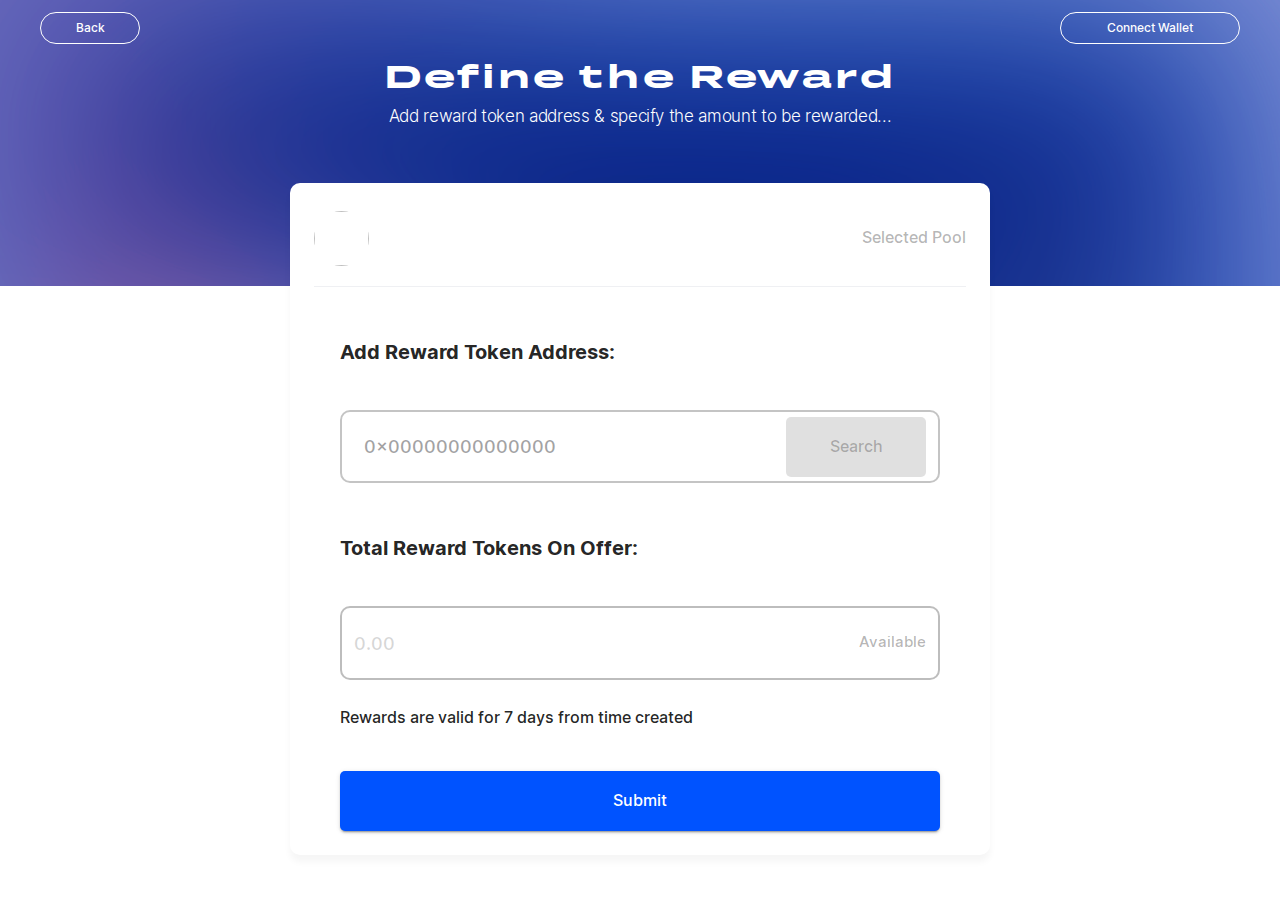
<file: add/[address].html>
<!DOCTYPE html><html lang="en"><head><link rel="stylesheet" href="/fonts/Inter/inter.css"/><link rel="stylesheet" href="/fonts/Druk/Druk.css"/><link rel="stylesheet" href="/fonts/GrtskGiga/stylesheet.css"/><meta charSet="utf-8"/><title>bribe.crv.finance</title><meta name="viewport" content="minimum-scale=1, initial-scale=1, width=device-width"/><link rel="icon" href="/favicon.jpg"/><link rel="preload" href="/fonts/Inter/Inter-Regular.ttf" as="font" crossorigin=""/><link rel="preload" href="/fonts/Inter/Inter-Bold.ttf" as="font" crossorigin=""/><meta name="description" content="bribe.crv.finance"/><meta name="og:title" content="bribe.crv.finance"/><meta name="twitter:card" content="summary_large_image"/><meta name="next-head-count" content="9"/><link rel="preload" href="/_next/static/css/83b220e362cff4f8a6b5.css" as="style"/><link rel="stylesheet" href="/_next/static/css/83b220e362cff4f8a6b5.css" data-n-g=""/><link rel="preload" href="/_next/static/css/265511385b59f8b2d8c0.css" as="style"/><link rel="stylesheet" href="/_next/static/css/265511385b59f8b2d8c0.css" data-n-p=""/><noscript data-n-css=""></noscript><link rel="preload" href="/_next/static/chunks/webpack-e20b507b9ac9d1410c6e.js" as="script"/><link rel="preload" href="/_next/static/chunks/framework.655df916c99592c26abe.js" as="script"/><link rel="preload" href="/_next/static/chunks/commons.b2cb681b3fc089041434.js" as="script"/><link rel="preload" href="/_next/static/chunks/main-79c26920968226f18fdc.js" as="script"/><link rel="preload" href="/_next/static/chunks/0975f2b1.c8834a08a1186abe0142.js" as="script"/><link rel="preload" href="/_next/static/chunks/b0fe1cb196a110106ce17308c9dd4965908076f6.286a4e9cbeceddd23a22.js" as="script"/><link rel="preload" href="/_next/static/chunks/c85d64946732f605d0270a61455b4623d9754b90.35a2832c5951845f22b4.js" as="script"/><link rel="preload" href="/_next/static/chunks/pages/_app-d6c6edf752b9a15ec18b.js" as="script"/><link rel="preload" href="/_next/static/chunks/5438ced7320515bfb1ccd73ffd4f55532982f9e4.26535f2b456b88e15183.js" as="script"/><link rel="preload" href="/_next/static/chunks/pages/add/%5Baddress%5D-dab2ca172d1135300a57.js" as="script"/><link rel="preload" href="/_next/static/Xq6Mkmx3LCz_1O3UBFppa/_buildManifest.js" as="script"/><style id="jss-server-side">html {
  box-sizing: border-box;
  -webkit-font-smoothing: antialiased;
  -moz-osx-font-smoothing: grayscale;
}
*, *::before, *::after {
  box-sizing: inherit;
}
strong, b {
  font-weight: 700;
}
body {
  color: rgba(0, 0, 0, 0.87);
  margin: 0;
  font-size: 0.875rem;
  font-family: Inter,Arial,-apple-system,BlinkMacSystemFont,"Segoe UI",Roboto,"Helvetica Neue",sans-serif,"Apple Color Emoji","Segoe UI Emoji","Segoe UI Symbol";
  font-weight: 400;
  line-height: 1.43;
  background-color: #fff;
}
@media print {
  body {
    background-color: #fff;
  }
}
body::backdrop {
  background-color: #fff;
}
.MuiPaper-root {
  color: rgba(0, 0, 0, 0.87);
  transition: box-shadow 300ms cubic-bezier(0.4, 0, 0.2, 1) 0ms;
  background-color: #fff;
}
.MuiPaper-rounded {
  border-radius: 10px;
}
.MuiPaper-outlined {
  border: 1px solid rgba(0, 0, 0, 0.12);
}
.MuiPaper-elevation0 {
  box-shadow: none;
}
.MuiPaper-elevation1 {
  box-shadow: 0px 7px 7px #0000000A;;
  -moz-box-shadow: 0px 7px 7px #0000000A;;
  -webkit-box-shadow: 0px 7px 7px #0000000A;;
}
.MuiPaper-elevation2 {
  box-shadow: 0px 3px 1px -2px rgba(0,0,0,0.2),0px 2px 2px 0px rgba(0,0,0,0.14),0px 1px 5px 0px rgba(0,0,0,0.12);
}
.MuiPaper-elevation3 {
  box-shadow: 0px 3px 3px -2px rgba(0,0,0,0.2),0px 3px 4px 0px rgba(0,0,0,0.14),0px 1px 8px 0px rgba(0,0,0,0.12);
}
.MuiPaper-elevation4 {
  box-shadow: 0px 2px 4px -1px rgba(0,0,0,0.2),0px 4px 5px 0px rgba(0,0,0,0.14),0px 1px 10px 0px rgba(0,0,0,0.12);
}
.MuiPaper-elevation5 {
  box-shadow: 0px 3px 5px -1px rgba(0,0,0,0.2),0px 5px 8px 0px rgba(0,0,0,0.14),0px 1px 14px 0px rgba(0,0,0,0.12);
}
.MuiPaper-elevation6 {
  box-shadow: 0px 3px 5px -1px rgba(0,0,0,0.2),0px 6px 10px 0px rgba(0,0,0,0.14),0px 1px 18px 0px rgba(0,0,0,0.12);
}
.MuiPaper-elevation7 {
  box-shadow: 0px 4px 5px -2px rgba(0,0,0,0.2),0px 7px 10px 1px rgba(0,0,0,0.14),0px 2px 16px 1px rgba(0,0,0,0.12);
}
.MuiPaper-elevation8 {
  box-shadow: 0px 5px 5px -3px rgba(0,0,0,0.2),0px 8px 10px 1px rgba(0,0,0,0.14),0px 3px 14px 2px rgba(0,0,0,0.12);
}
.MuiPaper-elevation9 {
  box-shadow: 0px 5px 6px -3px rgba(0,0,0,0.2),0px 9px 12px 1px rgba(0,0,0,0.14),0px 3px 16px 2px rgba(0,0,0,0.12);
}
.MuiPaper-elevation10 {
  box-shadow: 0px 6px 6px -3px rgba(0,0,0,0.2),0px 10px 14px 1px rgba(0,0,0,0.14),0px 4px 18px 3px rgba(0,0,0,0.12);
}
.MuiPaper-elevation11 {
  box-shadow: 0px 6px 7px -4px rgba(0,0,0,0.2),0px 11px 15px 1px rgba(0,0,0,0.14),0px 4px 20px 3px rgba(0,0,0,0.12);
}
.MuiPaper-elevation12 {
  box-shadow: 0px 7px 8px -4px rgba(0,0,0,0.2),0px 12px 17px 2px rgba(0,0,0,0.14),0px 5px 22px 4px rgba(0,0,0,0.12);
}
.MuiPaper-elevation13 {
  box-shadow: 0px 7px 8px -4px rgba(0,0,0,0.2),0px 13px 19px 2px rgba(0,0,0,0.14),0px 5px 24px 4px rgba(0,0,0,0.12);
}
.MuiPaper-elevation14 {
  box-shadow: 0px 7px 9px -4px rgba(0,0,0,0.2),0px 14px 21px 2px rgba(0,0,0,0.14),0px 5px 26px 4px rgba(0,0,0,0.12);
}
.MuiPaper-elevation15 {
  box-shadow: 0px 8px 9px -5px rgba(0,0,0,0.2),0px 15px 22px 2px rgba(0,0,0,0.14),0px 6px 28px 5px rgba(0,0,0,0.12);
}
.MuiPaper-elevation16 {
  box-shadow: 0px 8px 10px -5px rgba(0,0,0,0.2),0px 16px 24px 2px rgba(0,0,0,0.14),0px 6px 30px 5px rgba(0,0,0,0.12);
}
.MuiPaper-elevation17 {
  box-shadow: 0px 8px 11px -5px rgba(0,0,0,0.2),0px 17px 26px 2px rgba(0,0,0,0.14),0px 6px 32px 5px rgba(0,0,0,0.12);
}
.MuiPaper-elevation18 {
  box-shadow: 0px 9px 11px -5px rgba(0,0,0,0.2),0px 18px 28px 2px rgba(0,0,0,0.14),0px 7px 34px 6px rgba(0,0,0,0.12);
}
.MuiPaper-elevation19 {
  box-shadow: 0px 9px 12px -6px rgba(0,0,0,0.2),0px 19px 29px 2px rgba(0,0,0,0.14),0px 7px 36px 6px rgba(0,0,0,0.12);
}
.MuiPaper-elevation20 {
  box-shadow: 0px 10px 13px -6px rgba(0,0,0,0.2),0px 20px 31px 3px rgba(0,0,0,0.14),0px 8px 38px 7px rgba(0,0,0,0.12);
}
.MuiPaper-elevation21 {
  box-shadow: 0px 10px 13px -6px rgba(0,0,0,0.2),0px 21px 33px 3px rgba(0,0,0,0.14),0px 8px 40px 7px rgba(0,0,0,0.12);
}
.MuiPaper-elevation22 {
  box-shadow: 0px 10px 14px -6px rgba(0,0,0,0.2),0px 22px 35px 3px rgba(0,0,0,0.14),0px 8px 42px 7px rgba(0,0,0,0.12);
}
.MuiPaper-elevation23 {
  box-shadow: 0px 11px 14px -7px rgba(0,0,0,0.2),0px 23px 36px 3px rgba(0,0,0,0.14),0px 9px 44px 8px rgba(0,0,0,0.12);
}
.MuiPaper-elevation24 {
  box-shadow: 0px 11px 15px -7px rgba(0,0,0,0.2),0px 24px 38px 3px rgba(0,0,0,0.14),0px 9px 46px 8px rgba(0,0,0,0.12);
}
.MuiButtonBase-root {
  color: inherit;
  border: 0;
  cursor: pointer;
  margin: 0;
  display: inline-flex;
  outline: 0;
  padding: 0;
  position: relative;
  align-items: center;
  user-select: none;
  border-radius: 0;
  vertical-align: middle;
  -moz-appearance: none;
  justify-content: center;
  text-decoration: none;
  background-color: transparent;
  -webkit-appearance: none;
  -webkit-tap-highlight-color: transparent;
}
.MuiButtonBase-root::-moz-focus-inner {
  border-style: none;
}
.MuiButtonBase-root.Mui-disabled {
  cursor: default;
  pointer-events: none;
}
@media print {
  .MuiButtonBase-root {
    color-adjust: exact;
  }
}
  .MuiTypography-root {
    margin: 0;
  }
  .MuiTypography-body2 {
    font-size: 0.875rem;
    font-family: Inter,Arial,-apple-system,BlinkMacSystemFont,"Segoe UI",Roboto,"Helvetica Neue",sans-serif,"Apple Color Emoji","Segoe UI Emoji","Segoe UI Symbol";
    font-weight: 400;
    line-height: 1.43;
  }
  .MuiTypography-body1 {
    font-size: 16px;
    font-family: Inter,Arial,-apple-system,BlinkMacSystemFont,"Segoe UI",Roboto,"Helvetica Neue",sans-serif,"Apple Color Emoji","Segoe UI Emoji","Segoe UI Symbol";
    font-weight: 500;
    line-height: 1.7;
  }
@media (max-width:576px) {
  .MuiTypography-body1 {
    font-size: 0.8rem;
  }
}
  .MuiTypography-caption {
    font-size: 0.75rem;
    font-family: Inter,Arial,-apple-system,BlinkMacSystemFont,"Segoe UI",Roboto,"Helvetica Neue",sans-serif,"Apple Color Emoji","Segoe UI Emoji","Segoe UI Symbol";
    font-weight: 400;
    line-height: 1.66;
  }
  .MuiTypography-button {
    font-size: 0.875rem;
    font-family: Inter,Arial,-apple-system,BlinkMacSystemFont,"Segoe UI",Roboto,"Helvetica Neue",sans-serif,"Apple Color Emoji","Segoe UI Emoji","Segoe UI Symbol";
    font-weight: 500;
    line-height: 1.75;
    text-transform: uppercase;
  }
  .MuiTypography-h1 {
    font-size: 60px;
    font-family: "Helvetica Neue", Inter;
    font-weight: 700;
    line-height: 1;
    letter-spacing: 1px;
  }
  .MuiTypography-h2 {
    font-size: 24px;
    font-family: Inter,Arial,-apple-system,BlinkMacSystemFont,"Segoe UI",Roboto,"Helvetica Neue",sans-serif,"Apple Color Emoji","Segoe UI Emoji","Segoe UI Symbol";
    font-weight: 700;
    line-height: 1.167;
  }
  .MuiTypography-h3 {
    font-size: 20px;
    font-family: Inter;
    font-weight: 600;
    line-height: 1.167;
  }
  .MuiTypography-h4 {
    font-size: 1.5rem;
    font-family: Inter,Arial,-apple-system,BlinkMacSystemFont,"Segoe UI",Roboto,"Helvetica Neue",sans-serif,"Apple Color Emoji","Segoe UI Emoji","Segoe UI Symbol";
    font-weight: 600;
    line-height: 1.167;
  }
  .MuiTypography-h5 {
    font-size: 15px;
    font-family: Inter,Arial,-apple-system,BlinkMacSystemFont,"Segoe UI",Roboto,"Helvetica Neue",sans-serif,"Apple Color Emoji","Segoe UI Emoji","Segoe UI Symbol";
    font-weight: 700;
    line-height: 1.167;
  }
  .MuiTypography-h6 {
    font-size: 1.5rem;
    font-family: Inter,Arial,-apple-system,BlinkMacSystemFont,"Segoe UI",Roboto,"Helvetica Neue",sans-serif,"Apple Color Emoji","Segoe UI Emoji","Segoe UI Symbol";
    font-weight: 700;
    line-height: 1.167;
    letter-spacing: 2px;
  }
@media (max-width:576px) {
  .MuiTypography-h6 {
    font-size: 1.2rem;
  }
}
  .MuiTypography-subtitle1 {
    font-size: 14px;
    font-family: Inter,Arial,-apple-system,BlinkMacSystemFont,"Segoe UI",Roboto,"Helvetica Neue",sans-serif,"Apple Color Emoji","Segoe UI Emoji","Segoe UI Symbol";
    font-weight: 300;
    line-height: 1.167;
  }
@media (max-width:576px) {
  .MuiTypography-subtitle1 {
    font-size: 0.7rem;
  }
}
  .MuiTypography-subtitle2 {
    font-size: 0.875rem;
    font-family: Inter,Arial,-apple-system,BlinkMacSystemFont,"Segoe UI",Roboto,"Helvetica Neue",sans-serif,"Apple Color Emoji","Segoe UI Emoji","Segoe UI Symbol";
    font-weight: 500;
    line-height: 1.57;
  }
  .MuiTypography-overline {
    font-size: 0.75rem;
    font-family: Inter,Arial,-apple-system,BlinkMacSystemFont,"Segoe UI",Roboto,"Helvetica Neue",sans-serif,"Apple Color Emoji","Segoe UI Emoji","Segoe UI Symbol";
    font-weight: 400;
    line-height: 2.66;
    text-transform: uppercase;
  }
  .MuiTypography-srOnly {
    width: 1px;
    height: 1px;
    overflow: hidden;
    position: absolute;
  }
  .MuiTypography-alignLeft {
    text-align: left;
  }
  .MuiTypography-alignCenter {
    text-align: center;
  }
  .MuiTypography-alignRight {
    text-align: right;
  }
  .MuiTypography-alignJustify {
    text-align: justify;
  }
  .MuiTypography-noWrap {
    overflow: hidden;
    white-space: nowrap;
    text-overflow: ellipsis;
  }
  .MuiTypography-gutterBottom {
    margin-bottom: 0.35em;
  }
  .MuiTypography-paragraph {
    margin-bottom: 16px;
  }
  .MuiTypography-colorInherit {
    color: inherit;
  }
  .MuiTypography-colorPrimary {
    color: #0053FF;
  }
  .MuiTypography-colorSecondary {
    color: #FFFFFF;
  }
  .MuiTypography-colorTextPrimary {
    color: rgba(0, 0, 0, 0.87);
  }
  .MuiTypography-colorTextSecondary {
    color: rgba(0, 0, 0, 0.30);
  }
  .MuiTypography-colorError {
    color: #dc3545;
  }
  .MuiTypography-displayInline {
    display: inline;
  }
  .MuiTypography-displayBlock {
    display: block;
  }
  .MuiButton-root {
    color: rgba(0, 0, 0, 0.87);
    padding: 6px 16px;
    font-size: 0.875rem;
    min-width: 50px;
    box-sizing: border-box;
    transition: background-color 250ms cubic-bezier(0.4, 0, 0.2, 1) 0ms,box-shadow 250ms cubic-bezier(0.4, 0, 0.2, 1) 0ms,border 250ms cubic-bezier(0.4, 0, 0.2, 1) 0ms;
    font-family: Inter,Arial,-apple-system,BlinkMacSystemFont,"Segoe UI",Roboto,"Helvetica Neue",sans-serif,"Apple Color Emoji","Segoe UI Emoji","Segoe UI Symbol";
    font-weight: 500;
    line-height: 1.75;
    border-radius: 5px;
    text-transform: uppercase;
  }
  .MuiButton-root:hover {
    text-decoration: none;
    background-color: rgba(0, 0, 0, 0.04);
  }
  .MuiButton-root.Mui-disabled {
    color: rgba(0, 0, 0, 0.26);
  }
@media (hover: none) {
  .MuiButton-root:hover {
    background-color: transparent;
  }
}
  .MuiButton-root:hover.Mui-disabled {
    background-color: transparent;
  }
  .MuiButton-label {
    width: 100%;
    display: inherit;
    align-items: inherit;
    text-transform: capitalize;
    justify-content: inherit;
  }
  .MuiButton-text {
    padding: 6px 8px;
  }
  .MuiButton-textPrimary {
    color: #0053FF;
  }
  .MuiButton-textPrimary:hover {
    background-color: rgba(0, 83, 255, 0.04);
  }
@media (hover: none) {
  .MuiButton-textPrimary:hover {
    background-color: transparent;
  }
}
  .MuiButton-textSecondary {
    color: #FFFFFF;
  }
  .MuiButton-textSecondary:hover {
    background-color: rgba(255, 255, 255, 0.04);
  }
@media (hover: none) {
  .MuiButton-textSecondary:hover {
    background-color: transparent;
  }
}
  .MuiButton-outlined {
    color: #fff;
    border: 1px solid rgba(0, 0, 0, 0.23);
    padding: 5px 15px;
    border-color: #fff;
    border-radius: 32px;
  }
  .MuiButton-outlined.Mui-disabled {
    border: 1px solid rgba(0, 0, 0, 0.12);
  }
  .MuiButton-outlinedPrimary {
    color: #0053FF;
    border: 1px solid #EAEAEA;
  }
  .MuiButton-outlinedPrimary:hover {
    color: #fff;
    border: 1px solid #0053FF;
    background-color: #0053FF !important;
  }
@media (hover: none) {
  .MuiButton-outlinedPrimary:hover {
    background-color: transparent;
  }
}
  .MuiButton-outlinedSecondary {
    color: #FFFFFF;
    border: 1px solid rgba(255, 255, 255, 0.5);
  }
  .MuiButton-outlinedSecondary:hover {
    border: 1px solid #FFFFFF;
    background-color: rgba(255, 255, 255, 0.04);
  }
  .MuiButton-outlinedSecondary.Mui-disabled {
    border: 1px solid rgba(0, 0, 0, 0.26);
  }
@media (hover: none) {
  .MuiButton-outlinedSecondary:hover {
    background-color: transparent;
  }
}
  .MuiButton-contained {
    color: rgba(0, 0, 0, 0.87);
    box-shadow: 0px 3px 1px -2px rgba(0,0,0,0.2),0px 2px 2px 0px rgba(0,0,0,0.14),0px 1px 5px 0px rgba(0,0,0,0.12);
    background-color: #fff;
  }
  .MuiButton-contained:hover {
    box-shadow: 0px 2px 4px -1px rgba(0,0,0,0.2),0px 4px 5px 0px rgba(0,0,0,0.14),0px 1px 10px 0px rgba(0,0,0,0.12);
    background-color: #d5d5d5;
  }
  .MuiButton-contained.Mui-focusVisible {
    box-shadow: 0px 3px 5px -1px rgba(0,0,0,0.2),0px 6px 10px 0px rgba(0,0,0,0.14),0px 1px 18px 0px rgba(0,0,0,0.12);
  }
  .MuiButton-contained:active {
    box-shadow: 0px 5px 5px -3px rgba(0,0,0,0.2),0px 8px 10px 1px rgba(0,0,0,0.14),0px 3px 14px 2px rgba(0,0,0,0.12);
  }
  .MuiButton-contained.Mui-disabled {
    color: rgba(0, 0, 0, 0.26);
    box-shadow: none;
    background-color: rgba(0, 0, 0, 0.12);
  }
@media (hover: none) {
  .MuiButton-contained:hover {
    box-shadow: 0px 3px 1px -2px rgba(0,0,0,0.2),0px 2px 2px 0px rgba(0,0,0,0.14),0px 1px 5px 0px rgba(0,0,0,0.12);
    background-color: #e0e0e0;
  }
}
  .MuiButton-contained:hover.Mui-disabled {
    background-color: rgba(0, 0, 0, 0.12);
  }
  .MuiButton-containedPrimary {
    color: #fff;
    background-color: #0053FF;
  }
  .MuiButton-containedPrimary:hover {
    background-color: rgb(0, 58, 178);
  }
@media (hover: none) {
  .MuiButton-containedPrimary:hover {
    background-color: #0053FF;
  }
}
  .MuiButton-containedSecondary {
    color: rgba(0, 0, 0, 0.87);
    background-color: #FFFFFF;
  }
  .MuiButton-containedSecondary:hover {
    background-color: rgb(178, 178, 178);
  }
@media (hover: none) {
  .MuiButton-containedSecondary:hover {
    background-color: #FFFFFF;
  }
}
  .MuiButton-disableElevation {
    box-shadow: none;
  }
  .MuiButton-disableElevation:hover {
    box-shadow: none;
  }
  .MuiButton-disableElevation.Mui-focusVisible {
    box-shadow: none;
  }
  .MuiButton-disableElevation:active {
    box-shadow: none;
  }
  .MuiButton-disableElevation.Mui-disabled {
    box-shadow: none;
  }
  .MuiButton-colorInherit {
    color: inherit;
    border-color: currentColor;
  }
  .MuiButton-textSizeSmall {
    padding: 4px 5px;
    font-size: 0.8125rem;
  }
  .MuiButton-textSizeLarge {
    padding: 8px 11px;
    font-size: 2.4rem;
  }
@media (max-width:576px) {
  .MuiButton-textSizeLarge {
    font-size: 2rem;
  }
}
  .MuiButton-outlinedSizeSmall {
    padding: 6px 9px;
    font-size: 0.7rem;
  }
@media (max-width:576px) {
  .MuiButton-outlinedSizeSmall {
    padding: 3px 0px;
  }
}
  .MuiButton-outlinedSizeLarge {
    padding: 7px 21px;
    font-size: 0.9375rem;
  }
  .MuiButton-containedSizeSmall {
    padding: 4px 10px;
    font-size: 0.8125rem;
  }
  .MuiButton-containedSizeLarge {
    padding: 8px 22px;
    font-size: 0.9375rem;
  }
  .MuiButton-sizeLarge {
    height: 60px;
    min-width: 140px;
    border-radius: 5px;
  }
  .MuiButton-fullWidth {
    width: 100%;
  }
  .MuiButton-startIcon {
    display: inherit;
    margin-left: -4px;
    margin-right: 8px;
  }
  .MuiButton-startIcon.MuiButton-iconSizeSmall {
    margin-left: -2px;
  }
  .MuiButton-endIcon {
    display: inherit;
    margin-left: 8px;
    margin-right: -4px;
  }
  .MuiButton-endIcon.MuiButton-iconSizeSmall {
    margin-right: -2px;
  }
  .MuiButton-iconSizeSmall > *:first-child {
    font-size: 18px;
  }
  .MuiButton-iconSizeMedium > *:first-child {
    font-size: 20px;
  }
  .MuiButton-iconSizeLarge > *:first-child {
    font-size: 22px;
  }
@keyframes mui-auto-fill {}
@keyframes mui-auto-fill-cancel {}
  .MuiInputBase-root {
    color: rgba(0, 0, 0, 0.87);
    cursor: text;
    display: inline-flex;
    position: relative;
    font-size: 16px;
    background: #fff;
    box-sizing: border-box;
    align-items: center;
    font-family: Inter,Arial,-apple-system,BlinkMacSystemFont,"Segoe UI",Roboto,"Helvetica Neue",sans-serif,"Apple Color Emoji","Segoe UI Emoji","Segoe UI Symbol";
    font-weight: 500;
    line-height: 1.1876em;
  }
@media (max-width:576px) {
  .MuiInputBase-root {
    font-size: 0.8rem;
  }
}
  .MuiInputBase-root.Mui-disabled {
    color: rgba(0, 0, 0, 0.38);
    cursor: default;
  }
  .MuiInputBase-multiline {
    padding: 6px 0 7px;
  }
  .MuiInputBase-multiline.MuiInputBase-marginDense {
    padding-top: 3px;
  }
  .MuiInputBase-fullWidth {
    width: 100%;
  }
  .MuiInputBase-input {
    font: inherit;
    color: currentColor;
    width: 100%;
    border: 0;
    height: 1.1876em;
    margin: 0;
    display: block;
    padding: 6px 0 7px;
    font-size: 14px;
    min-width: 0;
    background: none;
    box-sizing: content-box;
    animation-name: mui-auto-fill-cancel;
    letter-spacing: inherit;
    animation-duration: 10ms;
    -webkit-tap-highlight-color: transparent;
  }
  .MuiInputBase-input::-webkit-input-placeholder {
    color: currentColor;
    opacity: 0.42;
    transition: opacity 200ms cubic-bezier(0.4, 0, 0.2, 1) 0ms;
  }
  .MuiInputBase-input::-moz-placeholder {
    color: currentColor;
    opacity: 0.42;
    transition: opacity 200ms cubic-bezier(0.4, 0, 0.2, 1) 0ms;
  }
  .MuiInputBase-input:-ms-input-placeholder {
    color: currentColor;
    opacity: 0.42;
    transition: opacity 200ms cubic-bezier(0.4, 0, 0.2, 1) 0ms;
  }
  .MuiInputBase-input::-ms-input-placeholder {
    color: currentColor;
    opacity: 0.42;
    transition: opacity 200ms cubic-bezier(0.4, 0, 0.2, 1) 0ms;
  }
  .MuiInputBase-input:focus {
    outline: 0;
  }
  .MuiInputBase-input:invalid {
    box-shadow: none;
  }
  .MuiInputBase-input::-webkit-search-decoration {
    -webkit-appearance: none;
  }
  .MuiInputBase-input.Mui-disabled {
    opacity: 1;
  }
  .MuiInputBase-input:-webkit-autofill {
    animation-name: mui-auto-fill;
    animation-duration: 5000s;
  }
  label[data-shrink=false] + .MuiInputBase-formControl .MuiInputBase-input::-webkit-input-placeholder {
    opacity: 0 !important;
  }
  label[data-shrink=false] + .MuiInputBase-formControl .MuiInputBase-input::-moz-placeholder {
    opacity: 0 !important;
  }
  label[data-shrink=false] + .MuiInputBase-formControl .MuiInputBase-input:-ms-input-placeholder {
    opacity: 0 !important;
  }
  label[data-shrink=false] + .MuiInputBase-formControl .MuiInputBase-input::-ms-input-placeholder {
    opacity: 0 !important;
  }
  label[data-shrink=false] + .MuiInputBase-formControl .MuiInputBase-input:focus::-webkit-input-placeholder {
    opacity: 0.42;
  }
  label[data-shrink=false] + .MuiInputBase-formControl .MuiInputBase-input:focus::-moz-placeholder {
    opacity: 0.42;
  }
  label[data-shrink=false] + .MuiInputBase-formControl .MuiInputBase-input:focus:-ms-input-placeholder {
    opacity: 0.42;
  }
  label[data-shrink=false] + .MuiInputBase-formControl .MuiInputBase-input:focus::-ms-input-placeholder {
    opacity: 0.42;
  }
  .MuiInputBase-inputMarginDense {
    padding-top: 3px;
  }
  .MuiInputBase-inputMultiline {
    height: auto;
    resize: none;
    padding: 0;
  }
  .MuiInputBase-inputTypeSearch {
    -moz-appearance: textfield;
    -webkit-appearance: textfield;
  }
  .MuiFormControl-root {
    border: 0;
    margin: 0;
    display: inline-flex;
    padding: 0;
    position: relative;
    min-width: 0;
    flex-direction: column;
    vertical-align: top;
  }
  .MuiFormControl-marginNormal {
    margin-top: 16px;
    margin-bottom: 8px;
  }
  .MuiFormControl-marginDense {
    margin-top: 8px;
    margin-bottom: 4px;
  }
  .MuiFormControl-fullWidth {
    width: 100%;
  }
  .jss2 {
    top: -5px;
    left: 0;
    right: 0;
    bottom: 0;
    margin: 0;
    padding: 0 8px;
    overflow: hidden;
    position: absolute;
    border-style: solid;
    border-width: 1px;
    border-radius: inherit;
    pointer-events: none;
  }
  .jss3 {
    padding: 0;
    text-align: left;
    transition: width 150ms cubic-bezier(0.0, 0, 0.2, 1) 0ms;
    line-height: 11px;
  }
  .jss4 {
    width: auto;
    height: 11px;
    display: block;
    padding: 0;
    font-size: 0.75em;
    max-width: 0.01px;
    text-align: left;
    transition: max-width 50ms cubic-bezier(0.0, 0, 0.2, 1) 0ms;
    visibility: hidden;
  }
  .jss4 > span {
    display: inline-block;
    padding-left: 5px;
    padding-right: 5px;
  }
  .jss5 {
    max-width: 1000px;
    transition: max-width 100ms cubic-bezier(0.0, 0, 0.2, 1) 50ms;
  }
  .MuiOutlinedInput-root {
    position: relative;
    border-radius: 10px;
  }
  .MuiOutlinedInput-root:hover .MuiOutlinedInput-notchedOutline {
    border-color: rgba(0, 0, 0, 0.87);
  }
@media (hover: none) {
  .MuiOutlinedInput-root:hover .MuiOutlinedInput-notchedOutline {
    border-color: rgba(0, 0, 0, 0.23);
  }
}
  .MuiOutlinedInput-root.Mui-focused .MuiOutlinedInput-notchedOutline {
    border-color: #0053FF;
    border-width: 2px;
  }
  .MuiOutlinedInput-root.Mui-error .MuiOutlinedInput-notchedOutline {
    border-color: #dc3545;
  }
  .MuiOutlinedInput-root.Mui-disabled .MuiOutlinedInput-notchedOutline {
    border-color: rgba(0, 0, 0, 0.26);
  }
  .MuiOutlinedInput-colorSecondary.Mui-focused .MuiOutlinedInput-notchedOutline {
    border-color: #FFFFFF;
  }
  .MuiOutlinedInput-adornedStart {
    padding-left: 14px;
  }
  .MuiOutlinedInput-adornedEnd {
    padding-right: 14px;
  }
  .MuiOutlinedInput-multiline {
    padding: 18.5px 14px;
  }
  .MuiOutlinedInput-multiline.MuiOutlinedInput-marginDense {
    padding-top: 10.5px;
    padding-bottom: 10.5px;
  }
  .MuiOutlinedInput-notchedOutline {
    border-color: rgba(0, 0, 0, 0.23);
    border-width: 2px;
  }
  .MuiOutlinedInput-input {
    padding: 26px 24px;
    font-size: 18px;
  }
  .MuiOutlinedInput-input:-webkit-autofill {
    border-radius: inherit;
  }
  .MuiOutlinedInput-inputMarginDense {
    padding-top: 10.5px;
    padding-bottom: 10.5px;
  }
  .MuiOutlinedInput-inputMultiline {
    padding: 0;
  }
  .MuiOutlinedInput-inputAdornedStart {
    padding-left: 0;
  }
  .MuiOutlinedInput-inputAdornedEnd {
    padding-right: 0;
  }

</style></head><body><div id="__next"><div class="layout_container__2yT5o"><div class="layout_content__3EbwV"><div></div><main><div class="define_container__VoPFX"><div class="define_headContainer__1FIRX"><div class="define_headContainerContent__1NYtG"><div class="header_headerContainer2__32SYb"><button class="MuiButtonBase-root MuiButton-root MuiButton-outlined header_backButton__3cJU1" tabindex="0" type="button"><span class="MuiButton-label"><p class="MuiTypography-root header_buttonText__1IRLV MuiTypography-body1">Back</p></span></button><div class="header_space__2-ty2"></div><button class="MuiButtonBase-root MuiButton-root MuiButton-outlined header_accountButton2__3GJjZ MuiButton-disableElevation" tabindex="0" type="button"><span class="MuiButton-label"><p class="MuiTypography-root header_buttonText__1IRLV MuiTypography-body1">Connect Wallet</p></span></button></div><p class="MuiTypography-root define_selectPool__2j5je MuiTypography-body1">Define the Reward</p><p class="MuiTypography-root define_choosePool__19hJ6 MuiTypography-body1">Add reward token address &amp; specify the amount to be rewarded...</p></div><div class="MuiPaper-root define_actionContainer__2p_UK MuiPaper-elevation1 MuiPaper-rounded"><div class="define_selectedField__21WAB"><img width="55px" height="55px" class="define_assetIcon__3xhU4"/><div class="define_assetDetails__3u3Z6"><p class="MuiTypography-root define_assetNameText__rSWZ6 MuiTypography-body1"></p><p class="MuiTypography-root define_assetNameSubText__32HpS MuiTypography-body1 MuiTypography-colorTextSecondary"></p></div><p class="MuiTypography-root define_selectedPoolText__1pAcE MuiTypography-body1 MuiTypography-colorTextSecondary">Selected Pool</p></div><div class="define_inputContainer__1fzFS"><p class="MuiTypography-root define_inputFieldTitle__27M0w MuiTypography-body1">Add Reward Token Address:</p><div class="MuiFormControl-root MuiTextField-root define_outlinedInput__2uEd6 MuiFormControl-fullWidth"><div class="MuiInputBase-root MuiOutlinedInput-root MuiInputBase-fullWidth MuiInputBase-formControl MuiInputBase-adornedEnd MuiOutlinedInput-adornedEnd"><input type="text" aria-invalid="false" placeholder="0x00000000000000" value="" class="MuiInputBase-input MuiOutlinedInput-input MuiInputBase-inputAdornedEnd MuiOutlinedInput-inputAdornedEnd"/><button class="MuiButtonBase-root MuiButton-root MuiButton-contained define_inputButton__FOEWk MuiButton-containedPrimary MuiButton-containedSizeLarge MuiButton-sizeLarge Mui-disabled Mui-disabled" tabindex="-1" type="button" disabled=""><span class="MuiButton-label"><p class="MuiTypography-root MuiTypography-body1">Search</p></span></button><fieldset aria-hidden="true" style="padding-left:8px" class="jss2 MuiOutlinedInput-notchedOutline"><legend class="jss3" style="width:0.01px"><span>&#8203;</span></legend></fieldset></div></div></div><div class="define_inputContainer__1fzFS"><p class="MuiTypography-root define_inputFieldTitle__27M0w MuiTypography-body1">Total Reward Tokens On Offer:</p><div class="MuiFormControl-root MuiTextField-root define_outlinedInput__2uEd6 MuiFormControl-fullWidth"><div class="MuiInputBase-root MuiOutlinedInput-root Mui-disabled Mui-disabled MuiInputBase-fullWidth MuiInputBase-formControl MuiInputBase-adornedStart MuiOutlinedInput-adornedStart MuiInputBase-adornedEnd MuiOutlinedInput-adornedEnd"><div></div><input type="text" aria-invalid="false" disabled="" placeholder="0.00" value="" class="MuiInputBase-input MuiOutlinedInput-input Mui-disabled Mui-disabled MuiInputBase-inputAdornedStart MuiOutlinedInput-inputAdornedStart MuiInputBase-inputAdornedEnd MuiOutlinedInput-inputAdornedEnd"/><div><p class="MuiTypography-root define_availableText__1niAb MuiTypography-body1 MuiTypography-colorTextSecondary">Available</p><p class="MuiTypography-root define_availableText__1niAb MuiTypography-body1 MuiTypography-colorTextSecondary"></p></div><fieldset aria-hidden="true" style="padding-left:8px" class="jss2 MuiOutlinedInput-notchedOutline"><legend class="jss3" style="width:0.01px"><span>&#8203;</span></legend></fieldset></div></div></div><p class="MuiTypography-root define_rewardText__1ZJNQ MuiTypography-body1">Rewards are valid for 7 days from time created</p><div class="define_bigButton__3tMs7"><button class="MuiButtonBase-root MuiButton-root MuiButton-contained MuiButton-containedPrimary MuiButton-containedSizeLarge MuiButton-sizeLarge MuiButton-fullWidth" tabindex="0" type="button"><span class="MuiButton-label"><p class="MuiTypography-root MuiTypography-body1">Submit</p></span></button></div></div></div></div></main></div></div></div><script id="__NEXT_DATA__" type="application/json">{"props":{"pageProps":{}},"page":"/add/[address]","query":{},"buildId":"Xq6Mkmx3LCz_1O3UBFppa","nextExport":true,"autoExport":true,"isFallback":false}</script><script nomodule="" src="/_next/static/chunks/polyfills-ad30d1320810fa304e64.js"></script><script src="/_next/static/chunks/webpack-e20b507b9ac9d1410c6e.js" async=""></script><script src="/_next/static/chunks/framework.655df916c99592c26abe.js" async=""></script><script src="/_next/static/chunks/commons.b2cb681b3fc089041434.js" async=""></script><script src="/_next/static/chunks/main-79c26920968226f18fdc.js" async=""></script><script src="/_next/static/chunks/0975f2b1.c8834a08a1186abe0142.js" async=""></script><script src="/_next/static/chunks/b0fe1cb196a110106ce17308c9dd4965908076f6.286a4e9cbeceddd23a22.js" async=""></script><script src="/_next/static/chunks/c85d64946732f605d0270a61455b4623d9754b90.35a2832c5951845f22b4.js" async=""></script><script src="/_next/static/chunks/pages/_app-d6c6edf752b9a15ec18b.js" async=""></script><script src="/_next/static/chunks/5438ced7320515bfb1ccd73ffd4f55532982f9e4.26535f2b456b88e15183.js" async=""></script><script src="/_next/static/chunks/pages/add/%5Baddress%5D-dab2ca172d1135300a57.js" async=""></script><script src="/_next/static/Xq6Mkmx3LCz_1O3UBFppa/_buildManifest.js" async=""></script><script src="/_next/static/Xq6Mkmx3LCz_1O3UBFppa/_ssgManifest.js" async=""></script></body></html>
</file>
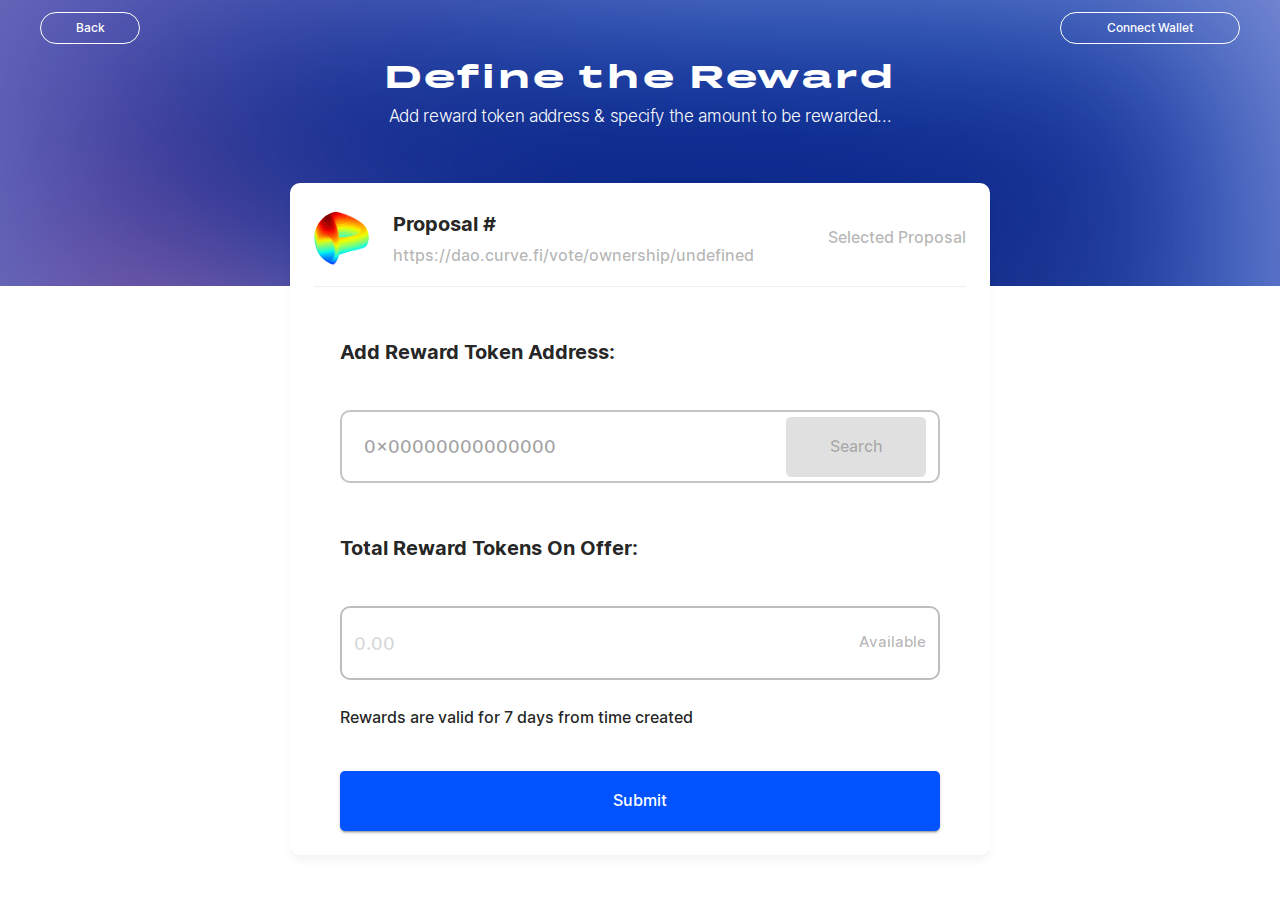
<file: addVote/[voteID].html>
<!DOCTYPE html><html lang="en"><head><link rel="stylesheet" href="/fonts/Inter/inter.css"/><link rel="stylesheet" href="/fonts/Druk/Druk.css"/><link rel="stylesheet" href="/fonts/GrtskGiga/stylesheet.css"/><meta charSet="utf-8"/><title>bribe.crv.finance</title><meta name="viewport" content="minimum-scale=1, initial-scale=1, width=device-width"/><link rel="icon" href="/favicon.jpg"/><link rel="preload" href="/fonts/Inter/Inter-Regular.ttf" as="font" crossorigin=""/><link rel="preload" href="/fonts/Inter/Inter-Bold.ttf" as="font" crossorigin=""/><meta name="description" content="bribe.crv.finance"/><meta name="og:title" content="bribe.crv.finance"/><meta name="twitter:card" content="summary_large_image"/><meta name="next-head-count" content="9"/><link rel="preload" href="/_next/static/css/83b220e362cff4f8a6b5.css" as="style"/><link rel="stylesheet" href="/_next/static/css/83b220e362cff4f8a6b5.css" data-n-g=""/><link rel="preload" href="/_next/static/css/cdf8495ba491ea31d4b7.css" as="style"/><link rel="stylesheet" href="/_next/static/css/cdf8495ba491ea31d4b7.css" data-n-p=""/><noscript data-n-css=""></noscript><link rel="preload" href="/_next/static/chunks/webpack-e20b507b9ac9d1410c6e.js" as="script"/><link rel="preload" href="/_next/static/chunks/framework.655df916c99592c26abe.js" as="script"/><link rel="preload" href="/_next/static/chunks/commons.b2cb681b3fc089041434.js" as="script"/><link rel="preload" href="/_next/static/chunks/main-79c26920968226f18fdc.js" as="script"/><link rel="preload" href="/_next/static/chunks/0975f2b1.c8834a08a1186abe0142.js" as="script"/><link rel="preload" href="/_next/static/chunks/b0fe1cb196a110106ce17308c9dd4965908076f6.286a4e9cbeceddd23a22.js" as="script"/><link rel="preload" href="/_next/static/chunks/c85d64946732f605d0270a61455b4623d9754b90.35a2832c5951845f22b4.js" as="script"/><link rel="preload" href="/_next/static/chunks/pages/_app-d6c6edf752b9a15ec18b.js" as="script"/><link rel="preload" href="/_next/static/chunks/5438ced7320515bfb1ccd73ffd4f55532982f9e4.26535f2b456b88e15183.js" as="script"/><link rel="preload" href="/_next/static/chunks/pages/addVote/%5BvoteID%5D-614c5f7016b11b002e78.js" as="script"/><link rel="preload" href="/_next/static/Xq6Mkmx3LCz_1O3UBFppa/_buildManifest.js" as="script"/><style id="jss-server-side">html {
  box-sizing: border-box;
  -webkit-font-smoothing: antialiased;
  -moz-osx-font-smoothing: grayscale;
}
*, *::before, *::after {
  box-sizing: inherit;
}
strong, b {
  font-weight: 700;
}
body {
  color: rgba(0, 0, 0, 0.87);
  margin: 0;
  font-size: 0.875rem;
  font-family: Inter,Arial,-apple-system,BlinkMacSystemFont,"Segoe UI",Roboto,"Helvetica Neue",sans-serif,"Apple Color Emoji","Segoe UI Emoji","Segoe UI Symbol";
  font-weight: 400;
  line-height: 1.43;
  background-color: #fff;
}
@media print {
  body {
    background-color: #fff;
  }
}
body::backdrop {
  background-color: #fff;
}
.MuiPaper-root {
  color: rgba(0, 0, 0, 0.87);
  transition: box-shadow 300ms cubic-bezier(0.4, 0, 0.2, 1) 0ms;
  background-color: #fff;
}
.MuiPaper-rounded {
  border-radius: 10px;
}
.MuiPaper-outlined {
  border: 1px solid rgba(0, 0, 0, 0.12);
}
.MuiPaper-elevation0 {
  box-shadow: none;
}
.MuiPaper-elevation1 {
  box-shadow: 0px 7px 7px #0000000A;;
  -moz-box-shadow: 0px 7px 7px #0000000A;;
  -webkit-box-shadow: 0px 7px 7px #0000000A;;
}
.MuiPaper-elevation2 {
  box-shadow: 0px 3px 1px -2px rgba(0,0,0,0.2),0px 2px 2px 0px rgba(0,0,0,0.14),0px 1px 5px 0px rgba(0,0,0,0.12);
}
.MuiPaper-elevation3 {
  box-shadow: 0px 3px 3px -2px rgba(0,0,0,0.2),0px 3px 4px 0px rgba(0,0,0,0.14),0px 1px 8px 0px rgba(0,0,0,0.12);
}
.MuiPaper-elevation4 {
  box-shadow: 0px 2px 4px -1px rgba(0,0,0,0.2),0px 4px 5px 0px rgba(0,0,0,0.14),0px 1px 10px 0px rgba(0,0,0,0.12);
}
.MuiPaper-elevation5 {
  box-shadow: 0px 3px 5px -1px rgba(0,0,0,0.2),0px 5px 8px 0px rgba(0,0,0,0.14),0px 1px 14px 0px rgba(0,0,0,0.12);
}
.MuiPaper-elevation6 {
  box-shadow: 0px 3px 5px -1px rgba(0,0,0,0.2),0px 6px 10px 0px rgba(0,0,0,0.14),0px 1px 18px 0px rgba(0,0,0,0.12);
}
.MuiPaper-elevation7 {
  box-shadow: 0px 4px 5px -2px rgba(0,0,0,0.2),0px 7px 10px 1px rgba(0,0,0,0.14),0px 2px 16px 1px rgba(0,0,0,0.12);
}
.MuiPaper-elevation8 {
  box-shadow: 0px 5px 5px -3px rgba(0,0,0,0.2),0px 8px 10px 1px rgba(0,0,0,0.14),0px 3px 14px 2px rgba(0,0,0,0.12);
}
.MuiPaper-elevation9 {
  box-shadow: 0px 5px 6px -3px rgba(0,0,0,0.2),0px 9px 12px 1px rgba(0,0,0,0.14),0px 3px 16px 2px rgba(0,0,0,0.12);
}
.MuiPaper-elevation10 {
  box-shadow: 0px 6px 6px -3px rgba(0,0,0,0.2),0px 10px 14px 1px rgba(0,0,0,0.14),0px 4px 18px 3px rgba(0,0,0,0.12);
}
.MuiPaper-elevation11 {
  box-shadow: 0px 6px 7px -4px rgba(0,0,0,0.2),0px 11px 15px 1px rgba(0,0,0,0.14),0px 4px 20px 3px rgba(0,0,0,0.12);
}
.MuiPaper-elevation12 {
  box-shadow: 0px 7px 8px -4px rgba(0,0,0,0.2),0px 12px 17px 2px rgba(0,0,0,0.14),0px 5px 22px 4px rgba(0,0,0,0.12);
}
.MuiPaper-elevation13 {
  box-shadow: 0px 7px 8px -4px rgba(0,0,0,0.2),0px 13px 19px 2px rgba(0,0,0,0.14),0px 5px 24px 4px rgba(0,0,0,0.12);
}
.MuiPaper-elevation14 {
  box-shadow: 0px 7px 9px -4px rgba(0,0,0,0.2),0px 14px 21px 2px rgba(0,0,0,0.14),0px 5px 26px 4px rgba(0,0,0,0.12);
}
.MuiPaper-elevation15 {
  box-shadow: 0px 8px 9px -5px rgba(0,0,0,0.2),0px 15px 22px 2px rgba(0,0,0,0.14),0px 6px 28px 5px rgba(0,0,0,0.12);
}
.MuiPaper-elevation16 {
  box-shadow: 0px 8px 10px -5px rgba(0,0,0,0.2),0px 16px 24px 2px rgba(0,0,0,0.14),0px 6px 30px 5px rgba(0,0,0,0.12);
}
.MuiPaper-elevation17 {
  box-shadow: 0px 8px 11px -5px rgba(0,0,0,0.2),0px 17px 26px 2px rgba(0,0,0,0.14),0px 6px 32px 5px rgba(0,0,0,0.12);
}
.MuiPaper-elevation18 {
  box-shadow: 0px 9px 11px -5px rgba(0,0,0,0.2),0px 18px 28px 2px rgba(0,0,0,0.14),0px 7px 34px 6px rgba(0,0,0,0.12);
}
.MuiPaper-elevation19 {
  box-shadow: 0px 9px 12px -6px rgba(0,0,0,0.2),0px 19px 29px 2px rgba(0,0,0,0.14),0px 7px 36px 6px rgba(0,0,0,0.12);
}
.MuiPaper-elevation20 {
  box-shadow: 0px 10px 13px -6px rgba(0,0,0,0.2),0px 20px 31px 3px rgba(0,0,0,0.14),0px 8px 38px 7px rgba(0,0,0,0.12);
}
.MuiPaper-elevation21 {
  box-shadow: 0px 10px 13px -6px rgba(0,0,0,0.2),0px 21px 33px 3px rgba(0,0,0,0.14),0px 8px 40px 7px rgba(0,0,0,0.12);
}
.MuiPaper-elevation22 {
  box-shadow: 0px 10px 14px -6px rgba(0,0,0,0.2),0px 22px 35px 3px rgba(0,0,0,0.14),0px 8px 42px 7px rgba(0,0,0,0.12);
}
.MuiPaper-elevation23 {
  box-shadow: 0px 11px 14px -7px rgba(0,0,0,0.2),0px 23px 36px 3px rgba(0,0,0,0.14),0px 9px 44px 8px rgba(0,0,0,0.12);
}
.MuiPaper-elevation24 {
  box-shadow: 0px 11px 15px -7px rgba(0,0,0,0.2),0px 24px 38px 3px rgba(0,0,0,0.14),0px 9px 46px 8px rgba(0,0,0,0.12);
}
.MuiButtonBase-root {
  color: inherit;
  border: 0;
  cursor: pointer;
  margin: 0;
  display: inline-flex;
  outline: 0;
  padding: 0;
  position: relative;
  align-items: center;
  user-select: none;
  border-radius: 0;
  vertical-align: middle;
  -moz-appearance: none;
  justify-content: center;
  text-decoration: none;
  background-color: transparent;
  -webkit-appearance: none;
  -webkit-tap-highlight-color: transparent;
}
.MuiButtonBase-root::-moz-focus-inner {
  border-style: none;
}
.MuiButtonBase-root.Mui-disabled {
  cursor: default;
  pointer-events: none;
}
@media print {
  .MuiButtonBase-root {
    color-adjust: exact;
  }
}
  .MuiTypography-root {
    margin: 0;
  }
  .MuiTypography-body2 {
    font-size: 0.875rem;
    font-family: Inter,Arial,-apple-system,BlinkMacSystemFont,"Segoe UI",Roboto,"Helvetica Neue",sans-serif,"Apple Color Emoji","Segoe UI Emoji","Segoe UI Symbol";
    font-weight: 400;
    line-height: 1.43;
  }
  .MuiTypography-body1 {
    font-size: 16px;
    font-family: Inter,Arial,-apple-system,BlinkMacSystemFont,"Segoe UI",Roboto,"Helvetica Neue",sans-serif,"Apple Color Emoji","Segoe UI Emoji","Segoe UI Symbol";
    font-weight: 500;
    line-height: 1.7;
  }
@media (max-width:576px) {
  .MuiTypography-body1 {
    font-size: 0.8rem;
  }
}
  .MuiTypography-caption {
    font-size: 0.75rem;
    font-family: Inter,Arial,-apple-system,BlinkMacSystemFont,"Segoe UI",Roboto,"Helvetica Neue",sans-serif,"Apple Color Emoji","Segoe UI Emoji","Segoe UI Symbol";
    font-weight: 400;
    line-height: 1.66;
  }
  .MuiTypography-button {
    font-size: 0.875rem;
    font-family: Inter,Arial,-apple-system,BlinkMacSystemFont,"Segoe UI",Roboto,"Helvetica Neue",sans-serif,"Apple Color Emoji","Segoe UI Emoji","Segoe UI Symbol";
    font-weight: 500;
    line-height: 1.75;
    text-transform: uppercase;
  }
  .MuiTypography-h1 {
    font-size: 60px;
    font-family: "Helvetica Neue", Inter;
    font-weight: 700;
    line-height: 1;
    letter-spacing: 1px;
  }
  .MuiTypography-h2 {
    font-size: 24px;
    font-family: Inter,Arial,-apple-system,BlinkMacSystemFont,"Segoe UI",Roboto,"Helvetica Neue",sans-serif,"Apple Color Emoji","Segoe UI Emoji","Segoe UI Symbol";
    font-weight: 700;
    line-height: 1.167;
  }
  .MuiTypography-h3 {
    font-size: 20px;
    font-family: Inter;
    font-weight: 600;
    line-height: 1.167;
  }
  .MuiTypography-h4 {
    font-size: 1.5rem;
    font-family: Inter,Arial,-apple-system,BlinkMacSystemFont,"Segoe UI",Roboto,"Helvetica Neue",sans-serif,"Apple Color Emoji","Segoe UI Emoji","Segoe UI Symbol";
    font-weight: 600;
    line-height: 1.167;
  }
  .MuiTypography-h5 {
    font-size: 15px;
    font-family: Inter,Arial,-apple-system,BlinkMacSystemFont,"Segoe UI",Roboto,"Helvetica Neue",sans-serif,"Apple Color Emoji","Segoe UI Emoji","Segoe UI Symbol";
    font-weight: 700;
    line-height: 1.167;
  }
  .MuiTypography-h6 {
    font-size: 1.5rem;
    font-family: Inter,Arial,-apple-system,BlinkMacSystemFont,"Segoe UI",Roboto,"Helvetica Neue",sans-serif,"Apple Color Emoji","Segoe UI Emoji","Segoe UI Symbol";
    font-weight: 700;
    line-height: 1.167;
    letter-spacing: 2px;
  }
@media (max-width:576px) {
  .MuiTypography-h6 {
    font-size: 1.2rem;
  }
}
  .MuiTypography-subtitle1 {
    font-size: 14px;
    font-family: Inter,Arial,-apple-system,BlinkMacSystemFont,"Segoe UI",Roboto,"Helvetica Neue",sans-serif,"Apple Color Emoji","Segoe UI Emoji","Segoe UI Symbol";
    font-weight: 300;
    line-height: 1.167;
  }
@media (max-width:576px) {
  .MuiTypography-subtitle1 {
    font-size: 0.7rem;
  }
}
  .MuiTypography-subtitle2 {
    font-size: 0.875rem;
    font-family: Inter,Arial,-apple-system,BlinkMacSystemFont,"Segoe UI",Roboto,"Helvetica Neue",sans-serif,"Apple Color Emoji","Segoe UI Emoji","Segoe UI Symbol";
    font-weight: 500;
    line-height: 1.57;
  }
  .MuiTypography-overline {
    font-size: 0.75rem;
    font-family: Inter,Arial,-apple-system,BlinkMacSystemFont,"Segoe UI",Roboto,"Helvetica Neue",sans-serif,"Apple Color Emoji","Segoe UI Emoji","Segoe UI Symbol";
    font-weight: 400;
    line-height: 2.66;
    text-transform: uppercase;
  }
  .MuiTypography-srOnly {
    width: 1px;
    height: 1px;
    overflow: hidden;
    position: absolute;
  }
  .MuiTypography-alignLeft {
    text-align: left;
  }
  .MuiTypography-alignCenter {
    text-align: center;
  }
  .MuiTypography-alignRight {
    text-align: right;
  }
  .MuiTypography-alignJustify {
    text-align: justify;
  }
  .MuiTypography-noWrap {
    overflow: hidden;
    white-space: nowrap;
    text-overflow: ellipsis;
  }
  .MuiTypography-gutterBottom {
    margin-bottom: 0.35em;
  }
  .MuiTypography-paragraph {
    margin-bottom: 16px;
  }
  .MuiTypography-colorInherit {
    color: inherit;
  }
  .MuiTypography-colorPrimary {
    color: #0053FF;
  }
  .MuiTypography-colorSecondary {
    color: #FFFFFF;
  }
  .MuiTypography-colorTextPrimary {
    color: rgba(0, 0, 0, 0.87);
  }
  .MuiTypography-colorTextSecondary {
    color: rgba(0, 0, 0, 0.30);
  }
  .MuiTypography-colorError {
    color: #dc3545;
  }
  .MuiTypography-displayInline {
    display: inline;
  }
  .MuiTypography-displayBlock {
    display: block;
  }
  .MuiButton-root {
    color: rgba(0, 0, 0, 0.87);
    padding: 6px 16px;
    font-size: 0.875rem;
    min-width: 50px;
    box-sizing: border-box;
    transition: background-color 250ms cubic-bezier(0.4, 0, 0.2, 1) 0ms,box-shadow 250ms cubic-bezier(0.4, 0, 0.2, 1) 0ms,border 250ms cubic-bezier(0.4, 0, 0.2, 1) 0ms;
    font-family: Inter,Arial,-apple-system,BlinkMacSystemFont,"Segoe UI",Roboto,"Helvetica Neue",sans-serif,"Apple Color Emoji","Segoe UI Emoji","Segoe UI Symbol";
    font-weight: 500;
    line-height: 1.75;
    border-radius: 5px;
    text-transform: uppercase;
  }
  .MuiButton-root:hover {
    text-decoration: none;
    background-color: rgba(0, 0, 0, 0.04);
  }
  .MuiButton-root.Mui-disabled {
    color: rgba(0, 0, 0, 0.26);
  }
@media (hover: none) {
  .MuiButton-root:hover {
    background-color: transparent;
  }
}
  .MuiButton-root:hover.Mui-disabled {
    background-color: transparent;
  }
  .MuiButton-label {
    width: 100%;
    display: inherit;
    align-items: inherit;
    text-transform: capitalize;
    justify-content: inherit;
  }
  .MuiButton-text {
    padding: 6px 8px;
  }
  .MuiButton-textPrimary {
    color: #0053FF;
  }
  .MuiButton-textPrimary:hover {
    background-color: rgba(0, 83, 255, 0.04);
  }
@media (hover: none) {
  .MuiButton-textPrimary:hover {
    background-color: transparent;
  }
}
  .MuiButton-textSecondary {
    color: #FFFFFF;
  }
  .MuiButton-textSecondary:hover {
    background-color: rgba(255, 255, 255, 0.04);
  }
@media (hover: none) {
  .MuiButton-textSecondary:hover {
    background-color: transparent;
  }
}
  .MuiButton-outlined {
    color: #fff;
    border: 1px solid rgba(0, 0, 0, 0.23);
    padding: 5px 15px;
    border-color: #fff;
    border-radius: 32px;
  }
  .MuiButton-outlined.Mui-disabled {
    border: 1px solid rgba(0, 0, 0, 0.12);
  }
  .MuiButton-outlinedPrimary {
    color: #0053FF;
    border: 1px solid #EAEAEA;
  }
  .MuiButton-outlinedPrimary:hover {
    color: #fff;
    border: 1px solid #0053FF;
    background-color: #0053FF !important;
  }
@media (hover: none) {
  .MuiButton-outlinedPrimary:hover {
    background-color: transparent;
  }
}
  .MuiButton-outlinedSecondary {
    color: #FFFFFF;
    border: 1px solid rgba(255, 255, 255, 0.5);
  }
  .MuiButton-outlinedSecondary:hover {
    border: 1px solid #FFFFFF;
    background-color: rgba(255, 255, 255, 0.04);
  }
  .MuiButton-outlinedSecondary.Mui-disabled {
    border: 1px solid rgba(0, 0, 0, 0.26);
  }
@media (hover: none) {
  .MuiButton-outlinedSecondary:hover {
    background-color: transparent;
  }
}
  .MuiButton-contained {
    color: rgba(0, 0, 0, 0.87);
    box-shadow: 0px 3px 1px -2px rgba(0,0,0,0.2),0px 2px 2px 0px rgba(0,0,0,0.14),0px 1px 5px 0px rgba(0,0,0,0.12);
    background-color: #fff;
  }
  .MuiButton-contained:hover {
    box-shadow: 0px 2px 4px -1px rgba(0,0,0,0.2),0px 4px 5px 0px rgba(0,0,0,0.14),0px 1px 10px 0px rgba(0,0,0,0.12);
    background-color: #d5d5d5;
  }
  .MuiButton-contained.Mui-focusVisible {
    box-shadow: 0px 3px 5px -1px rgba(0,0,0,0.2),0px 6px 10px 0px rgba(0,0,0,0.14),0px 1px 18px 0px rgba(0,0,0,0.12);
  }
  .MuiButton-contained:active {
    box-shadow: 0px 5px 5px -3px rgba(0,0,0,0.2),0px 8px 10px 1px rgba(0,0,0,0.14),0px 3px 14px 2px rgba(0,0,0,0.12);
  }
  .MuiButton-contained.Mui-disabled {
    color: rgba(0, 0, 0, 0.26);
    box-shadow: none;
    background-color: rgba(0, 0, 0, 0.12);
  }
@media (hover: none) {
  .MuiButton-contained:hover {
    box-shadow: 0px 3px 1px -2px rgba(0,0,0,0.2),0px 2px 2px 0px rgba(0,0,0,0.14),0px 1px 5px 0px rgba(0,0,0,0.12);
    background-color: #e0e0e0;
  }
}
  .MuiButton-contained:hover.Mui-disabled {
    background-color: rgba(0, 0, 0, 0.12);
  }
  .MuiButton-containedPrimary {
    color: #fff;
    background-color: #0053FF;
  }
  .MuiButton-containedPrimary:hover {
    background-color: rgb(0, 58, 178);
  }
@media (hover: none) {
  .MuiButton-containedPrimary:hover {
    background-color: #0053FF;
  }
}
  .MuiButton-containedSecondary {
    color: rgba(0, 0, 0, 0.87);
    background-color: #FFFFFF;
  }
  .MuiButton-containedSecondary:hover {
    background-color: rgb(178, 178, 178);
  }
@media (hover: none) {
  .MuiButton-containedSecondary:hover {
    background-color: #FFFFFF;
  }
}
  .MuiButton-disableElevation {
    box-shadow: none;
  }
  .MuiButton-disableElevation:hover {
    box-shadow: none;
  }
  .MuiButton-disableElevation.Mui-focusVisible {
    box-shadow: none;
  }
  .MuiButton-disableElevation:active {
    box-shadow: none;
  }
  .MuiButton-disableElevation.Mui-disabled {
    box-shadow: none;
  }
  .MuiButton-colorInherit {
    color: inherit;
    border-color: currentColor;
  }
  .MuiButton-textSizeSmall {
    padding: 4px 5px;
    font-size: 0.8125rem;
  }
  .MuiButton-textSizeLarge {
    padding: 8px 11px;
    font-size: 2.4rem;
  }
@media (max-width:576px) {
  .MuiButton-textSizeLarge {
    font-size: 2rem;
  }
}
  .MuiButton-outlinedSizeSmall {
    padding: 6px 9px;
    font-size: 0.7rem;
  }
@media (max-width:576px) {
  .MuiButton-outlinedSizeSmall {
    padding: 3px 0px;
  }
}
  .MuiButton-outlinedSizeLarge {
    padding: 7px 21px;
    font-size: 0.9375rem;
  }
  .MuiButton-containedSizeSmall {
    padding: 4px 10px;
    font-size: 0.8125rem;
  }
  .MuiButton-containedSizeLarge {
    padding: 8px 22px;
    font-size: 0.9375rem;
  }
  .MuiButton-sizeLarge {
    height: 60px;
    min-width: 140px;
    border-radius: 5px;
  }
  .MuiButton-fullWidth {
    width: 100%;
  }
  .MuiButton-startIcon {
    display: inherit;
    margin-left: -4px;
    margin-right: 8px;
  }
  .MuiButton-startIcon.MuiButton-iconSizeSmall {
    margin-left: -2px;
  }
  .MuiButton-endIcon {
    display: inherit;
    margin-left: 8px;
    margin-right: -4px;
  }
  .MuiButton-endIcon.MuiButton-iconSizeSmall {
    margin-right: -2px;
  }
  .MuiButton-iconSizeSmall > *:first-child {
    font-size: 18px;
  }
  .MuiButton-iconSizeMedium > *:first-child {
    font-size: 20px;
  }
  .MuiButton-iconSizeLarge > *:first-child {
    font-size: 22px;
  }
@keyframes mui-auto-fill {}
@keyframes mui-auto-fill-cancel {}
  .MuiInputBase-root {
    color: rgba(0, 0, 0, 0.87);
    cursor: text;
    display: inline-flex;
    position: relative;
    font-size: 16px;
    background: #fff;
    box-sizing: border-box;
    align-items: center;
    font-family: Inter,Arial,-apple-system,BlinkMacSystemFont,"Segoe UI",Roboto,"Helvetica Neue",sans-serif,"Apple Color Emoji","Segoe UI Emoji","Segoe UI Symbol";
    font-weight: 500;
    line-height: 1.1876em;
  }
@media (max-width:576px) {
  .MuiInputBase-root {
    font-size: 0.8rem;
  }
}
  .MuiInputBase-root.Mui-disabled {
    color: rgba(0, 0, 0, 0.38);
    cursor: default;
  }
  .MuiInputBase-multiline {
    padding: 6px 0 7px;
  }
  .MuiInputBase-multiline.MuiInputBase-marginDense {
    padding-top: 3px;
  }
  .MuiInputBase-fullWidth {
    width: 100%;
  }
  .MuiInputBase-input {
    font: inherit;
    color: currentColor;
    width: 100%;
    border: 0;
    height: 1.1876em;
    margin: 0;
    display: block;
    padding: 6px 0 7px;
    font-size: 14px;
    min-width: 0;
    background: none;
    box-sizing: content-box;
    animation-name: mui-auto-fill-cancel;
    letter-spacing: inherit;
    animation-duration: 10ms;
    -webkit-tap-highlight-color: transparent;
  }
  .MuiInputBase-input::-webkit-input-placeholder {
    color: currentColor;
    opacity: 0.42;
    transition: opacity 200ms cubic-bezier(0.4, 0, 0.2, 1) 0ms;
  }
  .MuiInputBase-input::-moz-placeholder {
    color: currentColor;
    opacity: 0.42;
    transition: opacity 200ms cubic-bezier(0.4, 0, 0.2, 1) 0ms;
  }
  .MuiInputBase-input:-ms-input-placeholder {
    color: currentColor;
    opacity: 0.42;
    transition: opacity 200ms cubic-bezier(0.4, 0, 0.2, 1) 0ms;
  }
  .MuiInputBase-input::-ms-input-placeholder {
    color: currentColor;
    opacity: 0.42;
    transition: opacity 200ms cubic-bezier(0.4, 0, 0.2, 1) 0ms;
  }
  .MuiInputBase-input:focus {
    outline: 0;
  }
  .MuiInputBase-input:invalid {
    box-shadow: none;
  }
  .MuiInputBase-input::-webkit-search-decoration {
    -webkit-appearance: none;
  }
  .MuiInputBase-input.Mui-disabled {
    opacity: 1;
  }
  .MuiInputBase-input:-webkit-autofill {
    animation-name: mui-auto-fill;
    animation-duration: 5000s;
  }
  label[data-shrink=false] + .MuiInputBase-formControl .MuiInputBase-input::-webkit-input-placeholder {
    opacity: 0 !important;
  }
  label[data-shrink=false] + .MuiInputBase-formControl .MuiInputBase-input::-moz-placeholder {
    opacity: 0 !important;
  }
  label[data-shrink=false] + .MuiInputBase-formControl .MuiInputBase-input:-ms-input-placeholder {
    opacity: 0 !important;
  }
  label[data-shrink=false] + .MuiInputBase-formControl .MuiInputBase-input::-ms-input-placeholder {
    opacity: 0 !important;
  }
  label[data-shrink=false] + .MuiInputBase-formControl .MuiInputBase-input:focus::-webkit-input-placeholder {
    opacity: 0.42;
  }
  label[data-shrink=false] + .MuiInputBase-formControl .MuiInputBase-input:focus::-moz-placeholder {
    opacity: 0.42;
  }
  label[data-shrink=false] + .MuiInputBase-formControl .MuiInputBase-input:focus:-ms-input-placeholder {
    opacity: 0.42;
  }
  label[data-shrink=false] + .MuiInputBase-formControl .MuiInputBase-input:focus::-ms-input-placeholder {
    opacity: 0.42;
  }
  .MuiInputBase-inputMarginDense {
    padding-top: 3px;
  }
  .MuiInputBase-inputMultiline {
    height: auto;
    resize: none;
    padding: 0;
  }
  .MuiInputBase-inputTypeSearch {
    -moz-appearance: textfield;
    -webkit-appearance: textfield;
  }
  .MuiFormControl-root {
    border: 0;
    margin: 0;
    display: inline-flex;
    padding: 0;
    position: relative;
    min-width: 0;
    flex-direction: column;
    vertical-align: top;
  }
  .MuiFormControl-marginNormal {
    margin-top: 16px;
    margin-bottom: 8px;
  }
  .MuiFormControl-marginDense {
    margin-top: 8px;
    margin-bottom: 4px;
  }
  .MuiFormControl-fullWidth {
    width: 100%;
  }
  .jss2 {
    top: -5px;
    left: 0;
    right: 0;
    bottom: 0;
    margin: 0;
    padding: 0 8px;
    overflow: hidden;
    position: absolute;
    border-style: solid;
    border-width: 1px;
    border-radius: inherit;
    pointer-events: none;
  }
  .jss3 {
    padding: 0;
    text-align: left;
    transition: width 150ms cubic-bezier(0.0, 0, 0.2, 1) 0ms;
    line-height: 11px;
  }
  .jss4 {
    width: auto;
    height: 11px;
    display: block;
    padding: 0;
    font-size: 0.75em;
    max-width: 0.01px;
    text-align: left;
    transition: max-width 50ms cubic-bezier(0.0, 0, 0.2, 1) 0ms;
    visibility: hidden;
  }
  .jss4 > span {
    display: inline-block;
    padding-left: 5px;
    padding-right: 5px;
  }
  .jss5 {
    max-width: 1000px;
    transition: max-width 100ms cubic-bezier(0.0, 0, 0.2, 1) 50ms;
  }
  .MuiOutlinedInput-root {
    position: relative;
    border-radius: 10px;
  }
  .MuiOutlinedInput-root:hover .MuiOutlinedInput-notchedOutline {
    border-color: rgba(0, 0, 0, 0.87);
  }
@media (hover: none) {
  .MuiOutlinedInput-root:hover .MuiOutlinedInput-notchedOutline {
    border-color: rgba(0, 0, 0, 0.23);
  }
}
  .MuiOutlinedInput-root.Mui-focused .MuiOutlinedInput-notchedOutline {
    border-color: #0053FF;
    border-width: 2px;
  }
  .MuiOutlinedInput-root.Mui-error .MuiOutlinedInput-notchedOutline {
    border-color: #dc3545;
  }
  .MuiOutlinedInput-root.Mui-disabled .MuiOutlinedInput-notchedOutline {
    border-color: rgba(0, 0, 0, 0.26);
  }
  .MuiOutlinedInput-colorSecondary.Mui-focused .MuiOutlinedInput-notchedOutline {
    border-color: #FFFFFF;
  }
  .MuiOutlinedInput-adornedStart {
    padding-left: 14px;
  }
  .MuiOutlinedInput-adornedEnd {
    padding-right: 14px;
  }
  .MuiOutlinedInput-multiline {
    padding: 18.5px 14px;
  }
  .MuiOutlinedInput-multiline.MuiOutlinedInput-marginDense {
    padding-top: 10.5px;
    padding-bottom: 10.5px;
  }
  .MuiOutlinedInput-notchedOutline {
    border-color: rgba(0, 0, 0, 0.23);
    border-width: 2px;
  }
  .MuiOutlinedInput-input {
    padding: 26px 24px;
    font-size: 18px;
  }
  .MuiOutlinedInput-input:-webkit-autofill {
    border-radius: inherit;
  }
  .MuiOutlinedInput-inputMarginDense {
    padding-top: 10.5px;
    padding-bottom: 10.5px;
  }
  .MuiOutlinedInput-inputMultiline {
    padding: 0;
  }
  .MuiOutlinedInput-inputAdornedStart {
    padding-left: 0;
  }
  .MuiOutlinedInput-inputAdornedEnd {
    padding-right: 0;
  }

</style></head><body><div id="__next"><div class="layout_container__2yT5o"><div class="layout_content__3EbwV"><div></div><main><div class="define_container__2L_wh"><div class="define_headContainer__1vHSa"><div class="define_headContainerContent__2iYm0"><div class="header_headerContainer2__32SYb"><button class="MuiButtonBase-root MuiButton-root MuiButton-outlined header_backButton__3cJU1" tabindex="0" type="button"><span class="MuiButton-label"><p class="MuiTypography-root header_buttonText__1IRLV MuiTypography-body1">Back</p></span></button><div class="header_space__2-ty2"></div><button class="MuiButtonBase-root MuiButton-root MuiButton-outlined header_accountButton2__3GJjZ MuiButton-disableElevation" tabindex="0" type="button"><span class="MuiButton-label"><p class="MuiTypography-root header_buttonText__1IRLV MuiTypography-body1">Connect Wallet</p></span></button></div><p class="MuiTypography-root define_selectPool__1cCJO MuiTypography-body1">Define the Reward</p><p class="MuiTypography-root define_choosePool__3LTDM MuiTypography-body1">Add reward token address &amp; specify the amount to be rewarded...</p></div><div class="MuiPaper-root define_actionContainer__qL3y1 MuiPaper-elevation1 MuiPaper-rounded"><div class="define_selectedField__1DCmi"><img src="/Curve.png" width="55px" height="55px" class="define_assetIcon__GGnSL"/><div class="define_assetDetails__3DcHT"><p class="MuiTypography-root define_assetNameText__1ivr_ MuiTypography-body1">Proposal #</p><p class="MuiTypography-root define_assetNameSubText__2l8lu MuiTypography-body1 MuiTypography-colorTextSecondary">https://dao.curve.fi/vote/ownership/undefined</p></div><p class="MuiTypography-root define_selectedPoolText__1Xy68 MuiTypography-body1 MuiTypography-colorTextSecondary">Selected Proposal</p></div><div class="define_inputContainer__10fcv"><p class="MuiTypography-root define_inputFieldTitle__3c6_F MuiTypography-body1">Add Reward Token Address:</p><div class="MuiFormControl-root MuiTextField-root define_outlinedInput__3iCnk MuiFormControl-fullWidth"><div class="MuiInputBase-root MuiOutlinedInput-root MuiInputBase-fullWidth MuiInputBase-formControl MuiInputBase-adornedEnd MuiOutlinedInput-adornedEnd"><input type="text" aria-invalid="false" placeholder="0x00000000000000" value="" class="MuiInputBase-input MuiOutlinedInput-input MuiInputBase-inputAdornedEnd MuiOutlinedInput-inputAdornedEnd"/><button class="MuiButtonBase-root MuiButton-root MuiButton-contained define_inputButton__1MD1L MuiButton-containedPrimary MuiButton-containedSizeLarge MuiButton-sizeLarge Mui-disabled Mui-disabled" tabindex="-1" type="button" disabled=""><span class="MuiButton-label"><p class="MuiTypography-root MuiTypography-body1">Search</p></span></button><fieldset aria-hidden="true" style="padding-left:8px" class="jss2 MuiOutlinedInput-notchedOutline"><legend class="jss3" style="width:0.01px"><span>&#8203;</span></legend></fieldset></div></div></div><div class="define_inputContainer__10fcv"><p class="MuiTypography-root define_inputFieldTitle__3c6_F MuiTypography-body1">Total Reward Tokens On Offer:</p><div class="MuiFormControl-root MuiTextField-root define_outlinedInput__3iCnk MuiFormControl-fullWidth"><div class="MuiInputBase-root MuiOutlinedInput-root Mui-disabled Mui-disabled MuiInputBase-fullWidth MuiInputBase-formControl MuiInputBase-adornedStart MuiOutlinedInput-adornedStart MuiInputBase-adornedEnd MuiOutlinedInput-adornedEnd"><div></div><input type="text" aria-invalid="false" disabled="" placeholder="0.00" value="" class="MuiInputBase-input MuiOutlinedInput-input Mui-disabled Mui-disabled MuiInputBase-inputAdornedStart MuiOutlinedInput-inputAdornedStart MuiInputBase-inputAdornedEnd MuiOutlinedInput-inputAdornedEnd"/><div><p class="MuiTypography-root define_availableText__13qGo MuiTypography-body1 MuiTypography-colorTextSecondary">Available</p><p class="MuiTypography-root define_availableText__13qGo MuiTypography-body1 MuiTypography-colorTextSecondary"></p></div><fieldset aria-hidden="true" style="padding-left:8px" class="jss2 MuiOutlinedInput-notchedOutline"><legend class="jss3" style="width:0.01px"><span>&#8203;</span></legend></fieldset></div></div></div><p class="MuiTypography-root define_rewardText__2hKs4 MuiTypography-body1">Rewards are valid for 7 days from time created</p><div class="define_bigButton__1wXUF"><button class="MuiButtonBase-root MuiButton-root MuiButton-contained MuiButton-containedPrimary MuiButton-containedSizeLarge MuiButton-sizeLarge MuiButton-fullWidth" tabindex="0" type="button"><span class="MuiButton-label"><p class="MuiTypography-root MuiTypography-body1">Submit</p></span></button></div></div></div></div></main></div></div></div><script id="__NEXT_DATA__" type="application/json">{"props":{"pageProps":{}},"page":"/addVote/[voteID]","query":{},"buildId":"Xq6Mkmx3LCz_1O3UBFppa","nextExport":true,"autoExport":true,"isFallback":false}</script><script nomodule="" src="/_next/static/chunks/polyfills-ad30d1320810fa304e64.js"></script><script src="/_next/static/chunks/webpack-e20b507b9ac9d1410c6e.js" async=""></script><script src="/_next/static/chunks/framework.655df916c99592c26abe.js" async=""></script><script src="/_next/static/chunks/commons.b2cb681b3fc089041434.js" async=""></script><script src="/_next/static/chunks/main-79c26920968226f18fdc.js" async=""></script><script src="/_next/static/chunks/0975f2b1.c8834a08a1186abe0142.js" async=""></script><script src="/_next/static/chunks/b0fe1cb196a110106ce17308c9dd4965908076f6.286a4e9cbeceddd23a22.js" async=""></script><script src="/_next/static/chunks/c85d64946732f605d0270a61455b4623d9754b90.35a2832c5951845f22b4.js" async=""></script><script src="/_next/static/chunks/pages/_app-d6c6edf752b9a15ec18b.js" async=""></script><script src="/_next/static/chunks/5438ced7320515bfb1ccd73ffd4f55532982f9e4.26535f2b456b88e15183.js" async=""></script><script src="/_next/static/chunks/pages/addVote/%5BvoteID%5D-614c5f7016b11b002e78.js" async=""></script><script src="/_next/static/Xq6Mkmx3LCz_1O3UBFppa/_buildManifest.js" async=""></script><script src="/_next/static/Xq6Mkmx3LCz_1O3UBFppa/_ssgManifest.js" async=""></script></body></html>
</file>
<file: fonts/Inter/inter.css>
@font-face {
  font-family: 'Inter';
  font-style:  normal;
  font-weight: 100;
  font-display: swap;
  src: url("Inter-Thin.woff2?v=3.17") format("woff2"),
       url("Inter-Thin.woff?v=3.17") format("woff");
}
@font-face {
  font-family: 'Inter';
  font-style:  italic;
  font-weight: 100;
  font-display: swap;
  src: url("Inter-ThinItalic.woff2?v=3.17") format("woff2"),
       url("Inter-ThinItalic.woff?v=3.17") format("woff");
}

@font-face {
  font-family: 'Inter';
  font-style:  normal;
  font-weight: 200;
  font-display: swap;
  src: url("Inter-ExtraLight.woff2?v=3.17") format("woff2"),
       url("Inter-ExtraLight.woff?v=3.17") format("woff");
}
@font-face {
  font-family: 'Inter';
  font-style:  italic;
  font-weight: 200;
  font-display: swap;
  src: url("Inter-ExtraLightItalic.woff2?v=3.17") format("woff2"),
       url("Inter-ExtraLightItalic.woff?v=3.17") format("woff");
}

@font-face {
  font-family: 'Inter';
  font-style:  normal;
  font-weight: 300;
  font-display: swap;
  src: url("Inter-Light.woff2?v=3.17") format("woff2"),
       url("Inter-Light.woff?v=3.17") format("woff");
}
@font-face {
  font-family: 'Inter';
  font-style:  italic;
  font-weight: 300;
  font-display: swap;
  src: url("Inter-LightItalic.woff2?v=3.17") format("woff2"),
       url("Inter-LightItalic.woff?v=3.17") format("woff");
}

@font-face {
  font-family: 'Inter';
  font-style:  normal;
  font-weight: 400;
  font-display: swap;
  src: url("Inter-Regular.woff2?v=3.17") format("woff2"),
       url("Inter-Regular.woff?v=3.17") format("woff");
}
@font-face {
  font-family: 'Inter';
  font-style:  italic;
  font-weight: 400;
  font-display: swap;
  src: url("Inter-Italic.woff2?v=3.17") format("woff2"),
       url("Inter-Italic.woff?v=3.17") format("woff");
}

@font-face {
  font-family: 'Inter';
  font-style:  normal;
  font-weight: 500;
  font-display: swap;
  src: url("Inter-Medium.woff2?v=3.17") format("woff2"),
       url("Inter-Medium.woff?v=3.17") format("woff");
}
@font-face {
  font-family: 'Inter';
  font-style:  italic;
  font-weight: 500;
  font-display: swap;
  src: url("Inter-MediumItalic.woff2?v=3.17") format("woff2"),
       url("Inter-MediumItalic.woff?v=3.17") format("woff");
}

@font-face {
  font-family: 'Inter';
  font-style:  normal;
  font-weight: 600;
  font-display: swap;
  src: url("Inter-SemiBold.woff2?v=3.17") format("woff2"),
       url("Inter-SemiBold.woff?v=3.17") format("woff");
}
@font-face {
  font-family: 'Inter';
  font-style:  italic;
  font-weight: 600;
  font-display: swap;
  src: url("Inter-SemiBoldItalic.woff2?v=3.17") format("woff2"),
       url("Inter-SemiBoldItalic.woff?v=3.17") format("woff");
}

@font-face {
  font-family: 'Inter';
  font-style:  normal;
  font-weight: 700;
  font-display: swap;
  src: url("Inter-Bold.woff2?v=3.17") format("woff2"),
       url("Inter-Bold.woff?v=3.17") format("woff");
}
@font-face {
  font-family: 'Inter';
  font-style:  italic;
  font-weight: 700;
  font-display: swap;
  src: url("Inter-BoldItalic.woff2?v=3.17") format("woff2"),
       url("Inter-BoldItalic.woff?v=3.17") format("woff");
}

@font-face {
  font-family: 'Inter';
  font-style:  normal;
  font-weight: 800;
  font-display: swap;
  src: url("Inter-ExtraBold.woff2?v=3.17") format("woff2"),
       url("Inter-ExtraBold.woff?v=3.17") format("woff");
}
@font-face {
  font-family: 'Inter';
  font-style:  italic;
  font-weight: 800;
  font-display: swap;
  src: url("Inter-ExtraBoldItalic.woff2?v=3.17") format("woff2"),
       url("Inter-ExtraBoldItalic.woff?v=3.17") format("woff");
}

@font-face {
  font-family: 'Inter';
  font-style:  normal;
  font-weight: 900;
  font-display: swap;
  src: url("Inter-Black.woff2?v=3.17") format("woff2"),
       url("Inter-Black.woff?v=3.17") format("woff");
}
@font-face {
  font-family: 'Inter';
  font-style:  italic;
  font-weight: 900;
  font-display: swap;
  src: url("Inter-BlackItalic.woff2?v=3.17") format("woff2"),
       url("Inter-BlackItalic.woff?v=3.17") format("woff");
}

/* -------------------------------------------------------
Variable font.
Usage:

  html { font-family: 'Inter', sans-serif; }
  @supports (font-variation-settings: normal) {
    html { font-family: 'Inter var', sans-serif; }
  }
*/
@font-face {
  font-family: 'Inter var';
  font-weight: 100 900;
  font-display: swap;
  font-style: normal;
  font-named-instance: 'Regular';
  src: url("Inter-roman.var.woff2?v=3.17") format("woff2");
}
@font-face {
  font-family: 'Inter var';
  font-weight: 100 900;
  font-display: swap;
  font-style: italic;
  font-named-instance: 'Italic';
  src: url("Inter-italic.var.woff2?v=3.17") format("woff2");
}


/* --------------------------------------------------------------------------
[EXPERIMENTAL] Multi-axis, single variable font.

Slant axis is not yet widely supported (as of February 2019) and thus this
multi-axis single variable font is opt-in rather than the default.

When using this, you will probably need to set font-variation-settings
explicitly, e.g.

  * { font-variation-settings: "slnt" 0deg }
  .italic { font-variation-settings: "slnt" 10deg }

*/
@font-face {
  font-family: 'Inter var experimental';
  font-weight: 100 900;
  font-display: swap;
  font-style: oblique 0deg 10deg;
  src: url("Inter.var.woff2?v=3.17") format("woff2");
}
</file>
<file: fonts/Druk/Druk.css>
@font-face {
  font-family: "Druk Wide Bold";
  src: url("/fonts/Druk/Druk Wide Bold.ttf");
  font-style: normal;
  font-weight: 400;
  font-display: swap;
}
</file>
<file: fonts/GrtskGiga/stylesheet.css>
@font-face {
    font-family: 'Grtsk Giga Bkslnt';
    src: url('GrtskGigaBkslnt-Thin.eot');
    src: local('Grtsk Giga Bkslnt Thin'), local('GrtskGigaBkslnt-Thin'),
        url('GrtskGigaBkslnt-Thin.eot?#iefix') format('embedded-opentype'),
        url('GrtskGigaBkslnt-Thin.woff2') format('woff2'),
        url('GrtskGigaBkslnt-Thin.woff') format('woff'),
        url('GrtskGigaBkslnt-Thin.ttf') format('truetype');
    font-weight: 100;
    font-style: normal;
}

@font-face {
    font-family: 'Grtsk Giga Bkslnt';
    src: url('GrtskGigaBkslnt-Medium.eot');
    src: local('Grtsk Giga Bkslnt Medium'), local('GrtskGigaBkslnt-Medium'),
        url('GrtskGigaBkslnt-Medium.eot?#iefix') format('embedded-opentype'),
        url('GrtskGigaBkslnt-Medium.woff2') format('woff2'),
        url('GrtskGigaBkslnt-Medium.woff') format('woff'),
        url('GrtskGigaBkslnt-Medium.ttf') format('truetype');
    font-weight: 500;
    font-style: normal;
}

@font-face {
    font-family: 'Grtsk Giga Bkslnt';
    src: url('GrtskGigaBkslnt-Semibold.eot');
    src: local('Grtsk Giga Bkslnt Semibold'), local('GrtskGigaBkslnt-Semibold'),
        url('GrtskGigaBkslnt-Semibold.eot?#iefix') format('embedded-opentype'),
        url('GrtskGigaBkslnt-Semibold.woff2') format('woff2'),
        url('GrtskGigaBkslnt-Semibold.woff') format('woff'),
        url('GrtskGigaBkslnt-Semibold.ttf') format('truetype');
    font-weight: 600;
    font-style: normal;
}

@font-face {
    font-family: 'Grtsk Giga Bkslnt';
    src: url('GrtskGigaBkslnt-Extralight.eot');
    src: local('Grtsk Giga Bkslnt Extralight'), local('GrtskGigaBkslnt-Extralight'),
        url('GrtskGigaBkslnt-Extralight.eot?#iefix') format('embedded-opentype'),
        url('GrtskGigaBkslnt-Extralight.woff2') format('woff2'),
        url('GrtskGigaBkslnt-Extralight.woff') format('woff'),
        url('GrtskGigaBkslnt-Extralight.ttf') format('truetype');
    font-weight: 200;
    font-style: normal;
}

@font-face {
    font-family: 'Grtsk Giga Bkslnt';
    src: url('GrtskGigaBkslnt-Regular.eot');
    src: local('Grtsk Giga Bkslnt Regular'), local('GrtskGigaBkslnt-Regular'),
        url('GrtskGigaBkslnt-Regular.eot?#iefix') format('embedded-opentype'),
        url('GrtskGigaBkslnt-Regular.woff2') format('woff2'),
        url('GrtskGigaBkslnt-Regular.woff') format('woff'),
        url('GrtskGigaBkslnt-Regular.ttf') format('truetype');
    font-weight: normal;
    font-style: normal;
}

@font-face {
    font-family: 'Grtsk Giga Bkslnt';
    src: url('GrtskGigaBkslnt-Light.eot');
    src: local('Grtsk Giga Bkslnt Light'), local('GrtskGigaBkslnt-Light'),
        url('GrtskGigaBkslnt-Light.eot?#iefix') format('embedded-opentype'),
        url('GrtskGigaBkslnt-Light.woff2') format('woff2'),
        url('GrtskGigaBkslnt-Light.woff') format('woff'),
        url('GrtskGigaBkslnt-Light.ttf') format('truetype');
    font-weight: 300;
    font-style: normal;
}

@font-face {
    font-family: 'Grtsk Giga Bkslnt';
    src: url('GrtskGigaBkslnt-Bold.eot');
    src: local('Grtsk Giga Bkslnt Bold'), local('GrtskGigaBkslnt-Bold'),
        url('GrtskGigaBkslnt-Bold.eot?#iefix') format('embedded-opentype'),
        url('GrtskGigaBkslnt-Bold.woff2') format('woff2'),
        url('GrtskGigaBkslnt-Bold.woff') format('woff'),
        url('GrtskGigaBkslnt-Bold.ttf') format('truetype');
    font-weight: bold;
    font-style: normal;
}

@font-face {
    font-family: 'Grtsk Giga';
    src: url('GrtskGiga-ExtralightItalic.eot');
    src: local('Grtsk Giga Extralight Italic'), local('GrtskGiga-ExtralightItalic'),
        url('GrtskGiga-ExtralightItalic.eot?#iefix') format('embedded-opentype'),
        url('GrtskGiga-ExtralightItalic.woff2') format('woff2'),
        url('GrtskGiga-ExtralightItalic.woff') format('woff'),
        url('GrtskGiga-ExtralightItalic.ttf') format('truetype');
    font-weight: 200;
    font-style: italic;
}

@font-face {
    font-family: 'Grtsk Giga';
    src: url('GrtskGiga-MediumItalic.eot');
    src: local('Grtsk Giga Medium Italic'), local('GrtskGiga-MediumItalic'),
        url('GrtskGiga-MediumItalic.eot?#iefix') format('embedded-opentype'),
        url('GrtskGiga-MediumItalic.woff2') format('woff2'),
        url('GrtskGiga-MediumItalic.woff') format('woff'),
        url('GrtskGiga-MediumItalic.ttf') format('truetype');
    font-weight: 500;
    font-style: italic;
}

@font-face {
    font-family: 'Grtsk Giga';
    src: url('GrtskGiga-Thin.eot');
    src: local('Grtsk Giga Thin'), local('GrtskGiga-Thin'),
        url('GrtskGiga-Thin.eot?#iefix') format('embedded-opentype'),
        url('GrtskGiga-Thin.woff2') format('woff2'),
        url('GrtskGiga-Thin.woff') format('woff'),
        url('GrtskGiga-Thin.ttf') format('truetype');
    font-weight: 100;
    font-style: normal;
}

@font-face {
    font-family: 'Grtsk Giga';
    src: url('GrtskGiga-Bold.eot');
    src: local('Grtsk Giga Bold'), local('GrtskGiga-Bold'),
        url('GrtskGiga-Bold.eot?#iefix') format('embedded-opentype'),
        url('GrtskGiga-Bold.woff2') format('woff2'),
        url('GrtskGiga-Bold.woff') format('woff'),
        url('GrtskGiga-Bold.ttf') format('truetype');
    font-weight: bold;
    font-style: normal;
}

@font-face {
    font-family: 'Grtsk Giga';
    src: url('GrtskGiga-Light.eot');
    src: local('Grtsk Giga Light'), local('GrtskGiga-Light'),
        url('GrtskGiga-Light.eot?#iefix') format('embedded-opentype'),
        url('GrtskGiga-Light.woff2') format('woff2'),
        url('GrtskGiga-Light.woff') format('woff'),
        url('GrtskGiga-Light.ttf') format('truetype');
    font-weight: 300;
    font-style: normal;
}

@font-face {
    font-family: 'Grtsk Giga';
    src: url('GrtskGiga-ThinItalic.eot');
    src: local('Grtsk Giga Thin Italic'), local('GrtskGiga-ThinItalic'),
        url('GrtskGiga-ThinItalic.eot?#iefix') format('embedded-opentype'),
        url('GrtskGiga-ThinItalic.woff2') format('woff2'),
        url('GrtskGiga-ThinItalic.woff') format('woff'),
        url('GrtskGiga-ThinItalic.ttf') format('truetype');
    font-weight: 100;
    font-style: italic;
}

@font-face {
    font-family: 'Grtsk Giga';
    src: url('GrtskGiga-Extralight.eot');
    src: local('Grtsk Giga Extralight'), local('GrtskGiga-Extralight'),
        url('GrtskGiga-Extralight.eot?#iefix') format('embedded-opentype'),
        url('GrtskGiga-Extralight.woff2') format('woff2'),
        url('GrtskGiga-Extralight.woff') format('woff'),
        url('GrtskGiga-Extralight.ttf') format('truetype');
    font-weight: 200;
    font-style: normal;
}

@font-face {
    font-family: 'Grtsk Giga';
    src: url('GrtskGiga-Medium.eot');
    src: local('Grtsk Giga Medium'), local('GrtskGiga-Medium'),
        url('GrtskGiga-Medium.eot?#iefix') format('embedded-opentype'),
        url('GrtskGiga-Medium.woff2') format('woff2'),
        url('GrtskGiga-Medium.woff') format('woff'),
        url('GrtskGiga-Medium.ttf') format('truetype');
    font-weight: 500;
    font-style: normal;
}

@font-face {
    font-family: 'Grtsk Giga';
    src: url('GrtskGiga-Regular.eot');
    src: local('Grtsk Giga Regular'), local('GrtskGiga-Regular'),
        url('GrtskGiga-Regular.eot?#iefix') format('embedded-opentype'),
        url('GrtskGiga-Regular.woff2') format('woff2'),
        url('GrtskGiga-Regular.woff') format('woff'),
        url('GrtskGiga-Regular.ttf') format('truetype');
    font-weight: normal;
    font-style: normal;
}

@font-face {
    font-family: 'Grtsk Giga';
    src: url('GrtskGiga-SemiboldItalic.eot');
    src: local('Grtsk Giga Semibold Italic'), local('GrtskGiga-SemiboldItalic'),
        url('GrtskGiga-SemiboldItalic.eot?#iefix') format('embedded-opentype'),
        url('GrtskGiga-SemiboldItalic.woff2') format('woff2'),
        url('GrtskGiga-SemiboldItalic.woff') format('woff'),
        url('GrtskGiga-SemiboldItalic.ttf') format('truetype');
    font-weight: 600;
    font-style: italic;
}

@font-face {
    font-family: 'Grtsk Giga';
    src: url('GrtskGiga-Italic.eot');
    src: local('Grtsk Giga Italic'), local('GrtskGiga-Italic'),
        url('GrtskGiga-Italic.eot?#iefix') format('embedded-opentype'),
        url('GrtskGiga-Italic.woff2') format('woff2'),
        url('GrtskGiga-Italic.woff') format('woff'),
        url('GrtskGiga-Italic.ttf') format('truetype');
    font-weight: normal;
    font-style: italic;
}

@font-face {
    font-family: 'Grtsk Giga';
    src: url('GrtskGiga-BoldItalic.eot');
    src: local('Grtsk Giga Bold Italic'), local('GrtskGiga-BoldItalic'),
        url('GrtskGiga-BoldItalic.eot?#iefix') format('embedded-opentype'),
        url('GrtskGiga-BoldItalic.woff2') format('woff2'),
        url('GrtskGiga-BoldItalic.woff') format('woff'),
        url('GrtskGiga-BoldItalic.ttf') format('truetype');
    font-weight: bold;
    font-style: italic;
}

@font-face {
    font-family: 'Grtsk Giga';
    src: url('GrtskGiga-Semibold.eot');
    src: local('Grtsk Giga Semibold'), local('GrtskGiga-Semibold'),
        url('GrtskGiga-Semibold.eot?#iefix') format('embedded-opentype'),
        url('GrtskGiga-Semibold.woff2') format('woff2'),
        url('GrtskGiga-Semibold.woff') format('woff'),
        url('GrtskGiga-Semibold.ttf') format('truetype');
    font-weight: 600;
    font-style: normal;
}

@font-face {
    font-family: 'Grtsk Giga';
    src: url('GrtskGiga-LightItalic.eot');
    src: local('Grtsk Giga Light Italic'), local('GrtskGiga-LightItalic'),
        url('GrtskGiga-LightItalic.eot?#iefix') format('embedded-opentype'),
        url('GrtskGiga-LightItalic.woff2') format('woff2'),
        url('GrtskGiga-LightItalic.woff') format('woff'),
        url('GrtskGiga-LightItalic.ttf') format('truetype');
    font-weight: 300;
    font-style: italic;
}
</file>
<file: _next/static/css/83b220e362cff4f8a6b5.css>
body,html{padding:0;margin:0;font-family:-apple-system,BlinkMacSystemFont,Segoe UI,Roboto,Oxygen,Ubuntu,Cantarell,Fira Sans,Droid Sans,Helvetica Neue,sans-serif;line-height:1.6;font-size:18px}*{box-sizing:border-box}a{color:inherit;text-decoration:none}a:hover{text-decoration:underline}img{display:block}.configure_configureContainer__2errW{width:100%;height:100%;display:flex;align-items:center;justify-content:center;flex-direction:column;min-height:100vh}.configure_dot-pulse-dark__2pvC5{margin-top:24px;position:relative;left:-9999px;width:6px;height:6px;border-radius:5px;background-color:#fff;color:#fff;box-shadow:9999px 0 0 -5px #fff;-webkit-animation:configure_dotPulseDark__2neVW 1.5s linear infinite;animation:configure_dotPulseDark__2neVW 1.5s linear infinite;-webkit-animation-delay:.25s;animation-delay:.25s}.configure_dot-pulse-dark__2pvC5:after,.configure_dot-pulse-dark__2pvC5:before{content:"";display:inline-block;position:absolute;top:0;width:6px;height:6px;border-radius:5px;background-color:#fff;color:#fff}.configure_dot-pulse-dark__2pvC5:before{box-shadow:9984px 0 0 -5px #fff;-webkit-animation:configure_dotPulseDarkBefore__24Umk 1.5s linear infinite;animation:configure_dotPulseDarkBefore__24Umk 1.5s linear infinite;-webkit-animation-delay:0s;animation-delay:0s}.configure_dot-pulse-dark__2pvC5:after{box-shadow:10014px 0 0 -5px #fff;-webkit-animation:configure_dotPulseDarkAfter__ihvZf 1.5s linear infinite;animation:configure_dotPulseDarkAfter__ihvZf 1.5s linear infinite;-webkit-animation-delay:.5s;animation-delay:.5s}.configure_yearnLogo__3wwvr{width:123px!important;height:42.3px!important}@-webkit-keyframes configure_dotPulseDarkBefore__24Umk{0%{box-shadow:9984px 0 0 -5px #fff}30%{box-shadow:9984px 0 0 2px #fff}60%,to{box-shadow:9984px 0 0 -5px #fff}}@keyframes configure_dotPulseDarkBefore__24Umk{0%{box-shadow:9984px 0 0 -5px #fff}30%{box-shadow:9984px 0 0 2px #fff}60%,to{box-shadow:9984px 0 0 -5px #fff}}@-webkit-keyframes configure_dotPulseDark__2neVW{0%{box-shadow:9999px 0 0 -5px #fff}30%{box-shadow:9999px 0 0 2px #fff}60%,to{box-shadow:9999px 0 0 -5px #fff}}@keyframes configure_dotPulseDark__2neVW{0%{box-shadow:9999px 0 0 -5px #fff}30%{box-shadow:9999px 0 0 2px #fff}60%,to{box-shadow:9999px 0 0 -5px #fff}}@-webkit-keyframes configure_dotPulseDarkAfter__ihvZf{0%{box-shadow:10014px 0 0 -5px #fff}30%{box-shadow:10014px 0 0 2px #fff}60%,to{box-shadow:10014px 0 0 -5px #fff}}@keyframes configure_dotPulseDarkAfter__ihvZf{0%{box-shadow:10014px 0 0 -5px #fff}30%{box-shadow:10014px 0 0 2px #fff}60%,to{box-shadow:10014px 0 0 -5px #fff}}.configure_dot-pulse__1DAYN{margin-top:24px;position:relative;left:-9999px;width:6px;height:6px;border-radius:5px;background-color:#212529;color:#212529;box-shadow:9999px 0 0 -5px #212529;-webkit-animation:configure_dotPulse__mEtDs 1.5s linear infinite;animation:configure_dotPulse__mEtDs 1.5s linear infinite;-webkit-animation-delay:.25s;animation-delay:.25s}.configure_dot-pulse__1DAYN:after,.configure_dot-pulse__1DAYN:before{content:"";display:inline-block;position:absolute;top:0;width:6px;height:6px;border-radius:5px;background-color:#212529;color:#212529}.configure_dot-pulse__1DAYN:before{box-shadow:9984px 0 0 -5px #212529;-webkit-animation:configure_dotPulseBefore__2E4X8 1.5s linear infinite;animation:configure_dotPulseBefore__2E4X8 1.5s linear infinite;-webkit-animation-delay:0s;animation-delay:0s}.configure_dot-pulse__1DAYN:after{box-shadow:10014px 0 0 -5px #212529;-webkit-animation:configure_dotPulseAfter__2LGQM 1.5s linear infinite;animation:configure_dotPulseAfter__2LGQM 1.5s linear infinite;-webkit-animation-delay:.5s;animation-delay:.5s}@-webkit-keyframes configure_dotPulseBefore__2E4X8{0%{box-shadow:9984px 0 0 -5px #212529}30%{box-shadow:9984px 0 0 2px #212529}60%,to{box-shadow:9984px 0 0 -5px #212529}}@keyframes configure_dotPulseBefore__2E4X8{0%{box-shadow:9984px 0 0 -5px #212529}30%{box-shadow:9984px 0 0 2px #212529}60%,to{box-shadow:9984px 0 0 -5px #212529}}@-webkit-keyframes configure_dotPulse__mEtDs{0%{box-shadow:9999px 0 0 -5px #212529}30%{box-shadow:9999px 0 0 2px #212529}60%,to{box-shadow:9999px 0 0 -5px #212529}}@keyframes configure_dotPulse__mEtDs{0%{box-shadow:9999px 0 0 -5px #212529}30%{box-shadow:9999px 0 0 2px #212529}60%,to{box-shadow:9999px 0 0 -5px #212529}}@-webkit-keyframes configure_dotPulseAfter__2LGQM{0%{box-shadow:10014px 0 0 -5px #212529}30%{box-shadow:10014px 0 0 2px #212529}60%,to{box-shadow:10014px 0 0 -5px #212529}}@keyframes configure_dotPulseAfter__2LGQM{0%{box-shadow:10014px 0 0 -5px #212529}30%{box-shadow:10014px 0 0 2px #212529}60%,to{box-shadow:10014px 0 0 -5px #212529}}
</file>
<file: _next/static/css/cdde40b2831a1aa78f81.css>
.header_headerContainer__1BLau{display:flex;justify-content:flex-end;align-items:center;background-size:cover}.header_headerContainer2__32SYb{display:flex;align-items:center;width:100%;padding-top:12px;background-size:cover}.header_space__2-ty2{flex:1 1}.header_buttonText__1IRLV{font-size:12px!important}.header_backButton__3cJU1{width:100px}.header_accountButton2__3GJjZ,.header_accountButton__rknsE{display:flex;align-items:center;margin-left:12px!important;width:180px}.header_accountButton__rknsE{height:85px}.header_accountIcon__2u_ay{width:16px;height:16px;background-size:100%;margin-right:12px}.header_metamask__1NsLw{background-image:url(/connectors/icn-metamask.svg)}.header_imtoken__DL3jm{background-image:url(/connectors/icn-imtoken.svg)}.header_ledger__2glLV{background-image:url(/connectors/icn-ledger.svg)}.header_coinbase__1b67q{background-image:url(/connectors/coinbaseWalletIcon.svg)}.header_torus__1QjPd{background-image:url(/connectors/torus.jpg)}.header_trust__rN8Wv{background-image:url(/connectors/trustWallet.png)}.header_themeSelectContainer__39-WY{margin-left:12px!important}.header_switchIcon__1Tg6n{font-size:1.5rem!important;margin-top:.1rem}@media screen and (max-width:600px){.header_headerContainer__1BLau{width:100%;display:flex;justify-content:space-between;margin-bottom:10px}.header_accountButton__rknsE{width:100%}}.layout_container__2yT5o{max-width:100vw;min-height:100vh;height:100%;width:100%;display:flex}.layout_content__3EbwV{flex:1 1;min-height:100vh;height:100%}@media screen and (max-width:1200px){.layout_container__2yT5o{flex-direction:column}.layout_content__3EbwV{min-height:100vh;margin-left:0;max-width:100vw}}.footer_footerContainer__1Lr1N{display:flex;justify-content:flex-end;padding-right:48px}.footer_socials__Z4tfD{padding:24px}.footer_socialButton__QyB7X{text-decoration:none;display:flex;align-items:center}.footer_sourceCode__1kh1r{padding-left:6px;text-decoration:none}.footer_version__1kK-N{padding-left:30px}.rewardCard_chainContainer__3SfdC{width:100%;border-radius:30px!important;display:flex;flex-direction:column;border-bottom:3px solid #0048ff}.rewardCard_chainContainerPositive__9gVop{width:100%;border-radius:30px!important;display:flex;flex-direction:column;border-bottom:3px solid #4aa166}.rewardCard_tryButton__F5UVt{width:100%;display:flex;justify-content:center;margin-top:24px!important}.rewardCard_descriptionPreText__5a6Gj{padding-top:30px;font:normal normal 300 13px/16px Inter!important;opacity:.54}.rewardCard_descriptionText__2QkCT{padding-top:12px;font:normal normal 700 28px/34px Inter!important}.rewardCard_descriptionSubText__1HL3V{opacity:.54}.rewardCard_descriptionSubText__1HL3V,.rewardCard_descriptionUnlock__1z1vx{padding-top:12px;font:normal normal 300 13px/16px Inter!important}.rewardCard_topInfo__2lHBv{display:flex;flex-direction:column;align-items:center;justify-content:space-between;flex-grow:1;padding:30px}.rewardCard_bottomActions__1CSUC{border-top:1px solid hsla(0,0%,100%,.10196078431372549);display:flex;align-items:center;justify-content:space-evenly;padding:6px 24px}.rewardCard_buttonLabel__1c9UY{text-transform:none!important;font-weight:500!important}.rewardCard_buttonText__Tzses{width:100%;display:flex;align-items:center;justify-content:space-between}.rewardCard_avatar__2toJf{background-color:#0053ff;border-radius:90px;font-size:63px!important;padding:10px;color:#fff;box-shadow:0 7px 7px rgba(0,0,0,.0392156862745098);-webkit-box-shadow:0 7px 7px rgba(0,0,0,.0392156862745098);-moz-box-shadow:0 7px 7px rgba(0,0,0,.0392156862745098)}.voteRewardCard_chainContainer__2MvIA{width:100%;border-radius:30px!important;display:flex;flex-direction:column;border-bottom:3px solid #0048ff}.voteRewardCard_chainContainerPositive__pNaQ5{width:100%;border-radius:30px!important;display:flex;flex-direction:column;border-bottom:3px solid #4aa166}.voteRewardCard_tryButton__3pSew{width:100%;display:flex;justify-content:center;margin-top:24px!important}.voteRewardCard_descriptionPreText__nUcMc{padding-top:30px;font:normal normal 300 13px/16px Inter!important;opacity:.54}.voteRewardCard_descriptionText__3mB6w{padding-top:12px;font:normal normal 700 28px/34px Inter!important}.voteRewardCard_descriptionSubText__3Gccn{opacity:.54}.voteRewardCard_descriptionSubText__3Gccn,.voteRewardCard_descriptionUnlock__2o15F{padding-top:12px;font:normal normal 300 13px/16px Inter!important}.voteRewardCard_topInfo__1pSpy{display:flex;flex-direction:column;align-items:center;justify-content:space-between;flex-grow:1;padding:30px}.voteRewardCard_bottomActions__8wbqQ{border-top:1px solid hsla(0,0%,100%,.10196078431372549);display:flex;align-items:center;justify-content:space-evenly;padding:6px 24px}.voteRewardCard_buttonLabel__3EBfH{text-transform:none!important;font-weight:500!important}.voteRewardCard_buttonText__3gA-y{width:100%;display:flex;align-items:center;justify-content:space-between}.voteRewardCard_avatar__o3gFM{background-color:#0053ff;border-radius:90px;font-size:63px!important;padding:10px;color:#fff;box-shadow:0 7px 7px rgba(0,0,0,.0392156862745098);-webkit-box-shadow:0 7px 7px rgba(0,0,0,.0392156862745098);-moz-box-shadow:0 7px 7px rgba(0,0,0,.0392156862745098)}.voting_container__3UNPj,.voting_containerDark__1F9Gz{position:relative;box-sizing:border-box}.voting_leftContainer__2p2lR{background:transparent url(/_next/static/media/Group\ 4869.6a99c2cd9efd12b22274668a20d4a94a.png) 0 0 no-repeat padding-box;opacity:1;position:fixed;top:0;min-height:100%;width:800px}.voting_copyContainer__2VRf_{display:flex;flex-direction:column;grid-gap:10px;gap:10px;height:-webkit-fit-content;height:-moz-fit-content;height:fit-content;justify-content:center;padding-top:10rem;align-items:center}.voting_copyCentered__14MUC{width:525px;padding-right:20px}.voting_headerContainer__wJ1FL{background:#fff}.voting_headerContainer__wJ1FL,.voting_headerContainerDark__HIY03{width:100%;display:flex;align-items:center;justify-content:space-between;position:sticky;top:0;z-index:1}.voting_headerContainerDark__HIY03{background:#141c2f;border-bottom:1px solid #1c253c}.voting_listContainer__96M3C{background:#f3f3f3}.voting_listContainer__96M3C,.voting_listContainerDark__2dNkW{min-height:100vh;width:calc(100% - 800px);align-items:flex-start;margin-left:800px;padding-bottom:48px}.voting_listContainerDark__2dNkW{background:#141c2f}.voting_cardsContainer__381Rx{padding:0 80px;display:grid;grid-template-columns:calc(33% - 15px) calc(33% - 15px) calc(33% - 15px);grid-gap:30px;gap:30px;max-width:1000px;margin:40px auto 0}.voting_titleSpacing__1jZbG{margin-bottom:21px!important;text-align:left!important;font:normal normal 700 68px/84px Inter!important;letter-spacing:-1.36px;color:#fff!important;opacity:1}.voting_helpingParagraph__14GLE{text-align:left!important;font:normal normal 200 33px/40px Inter!important;letter-spacing:-.66px!important;color:#fff!important;opacity:1!important}.voting_addNetworkButton__3vwwv{width:-webkit-fit-content;width:-moz-fit-content;width:fit-content;background:#fff 0 0 no-repeat padding-box;border-radius:10px}.voting_filterRow__YA9hd{display:flex;align-items:center;justify-content:flex-end;width:100%;flex:1 1}.voting_searchContainer__pdwmg{margin-right:24px!important}.voting_socials__1vZQb{position:fixed;bottom:48px;width:525px}.voting_socialButton__iUBn5{display:flex;align-items:center}.voting_sourceCode__Jm2jM{padding-left:6px;color:#fff!important}.voting_version__wT3pk{padding-left:30px;color:#fff!important}.voting_searchPaper__3QDL_{width:100%}.voting_searchInputAdnornment__3QF3s{font:normal normal 700 16px/35px Inter!important;letter-spacing:0}.voting_buttonLabel__3qYrj{text-align:center!important;font:normal normal 700 18px/21px Inter!important;letter-spacing:0!important;color:#000!important;text-transform:uppercase!important}.voting_buttonText__28DX-{width:100%;display:flex;align-items:center;justify-content:space-between}.voting_divider__1PcTv{margin-top:40px;margin-bottom:50px;border-bottom:1px solid hsla(0,0%,100%,.2549019607843137);width:450px}.voting_getMoreVotesBox__12DLV{background:#141c2f 0 0 no-repeat padding-box;background-color:rgba(20,28,47,.1);border-radius:10px;padding:13px 24px;width:-webkit-fit-content;width:-moz-fit-content;width:fit-content}.voting_getMoreVotesText__5I4-B{font:normal normal 700 29px/35px Inter!important;letter-spacing:-.29px!important;color:#fff!important}.voting_addRewardText__2TTXm{margin-top:24px!important;margin-bottom:40px!important;font:normal normal 300 22px/33px Inter!important;letter-spacing:0!important;color:#fff!important}.voting_notConnectedContainer__2hp94{width:100%;min-height:700px;height:100%;display:flex;flex-direction:column;align-items:center;justify-content:center}.voting_thumbIcon__383dn{color:#ffd764;font-size:30px!important}.voting_connectContainer__3Bo9G{height:100vh;width:100%;max-width:800px;display:flex;align-items:center;justify-content:center;flex-direction:column;margin:0 auto}.voting_connectWalletText__3mVNu{font:normal normal 700 28px/34px Inter!important;letter-spacing:-.56px;margin-bottom:30px!important}.voting_cardsHeader__1J-WK{padding:24px 80px;max-width:1000px;margin:40px auto 0!important}.voting_addButtons__1CR2P{width:100%;display:flex;justify-content:space-between}.voting_skelly__2Vxjx{border-radius:30px}@media screen and (max-width:1700px){.voting_cardsContainer__381Rx{grid-template-columns:calc(50% - 15px) calc(50% - 15px)}}@media screen and (max-width:1500px){.voting_leftContainer__2p2lR{width:600px}.voting_listContainer__96M3C{margin-left:600px;width:calc(100% - 600px)}.voting_headerContainer__wJ1FL,.voting_headerContainerDark__HIY03{padding:12px}.voting_cardsContainer__381Rx{padding:0 48px}}@media screen and (max-width:1200px){.voting_container__3UNPj,.voting_containerDark__1F9Gz{display:flex;flex-direction:column}.voting_copyContainer__2VRf_{position:relative;top:0;min-height:100vh}.voting_leftContainer__2p2lR{position:relative;width:100%}.voting_listContainer__96M3C{margin:0}.voting_listContainer__96M3C,.voting_listContainerDark__2dNkW{width:calc(100vw - 17px);padding:0}.voting_socials__1vZQb{position:relative;margin-top:2em;bottom:0}}@media screen and (max-width:600px){.voting_copyContainer__2VRf_,.voting_socialButton__iUBn5,.voting_socials__1vZQb,.voting_version__wT3pk{max-width:100vw}.voting_copyContainer__2VRf_{text-align:center}.voting_cardsContainer__381Rx{padding:0 20px}.voting_helpingParagraph__14GLE{margin:10px!important;max-width:100vw}.voting_copyCentered__14MUC{max-width:100vw}.voting_subTitle__2b98v{padding:0 10px}.voting_socialButton__iUBn5{text-align:center;justify-content:center}.voting_version__wT3pk{-left:0}.voting_cardsContainer__381Rx{grid-template-columns:100%}.voting_listContainer__96M3C,.voting_listContainerDark__2dNkW{width:100vw}.voting_headerContainer__wJ1FL,.voting_headerContainerDark__HIY03{display:flex;flex-direction:column-reverse;padding:20px}}.add_headContainer__KibU0{background:transparent url(/_next/static/media/Group\ 4869.6a99c2cd9efd12b22274668a20d4a94a.png) 0 0 no-repeat padding-box;position:relative;z-index:9;position:sticky;top:0;background-size:cover}.add_headContainerContent__3a4Dp{flex-direction:column;display:flex;justify-content:center;align-items:center;max-width:1200px;width:100%;margin:0 auto}.add_selectPool__1_ZOe{font:normal normal 700 32px/38px Grtsk Giga!important;letter-spacing:2.88px!important;color:#fff!important;padding-bottom:12px;padding-top:12px}.add_choosePool__3tHNT{text-align:center!important;font:normal normal 300 17px/20px Inter!important;letter-spacing:-.34px!important;color:#fff!important;padding-bottom:100px}.add_searchField__2ooop{position:absolute;bottom:-40px;left:0;right:0;margin:auto;max-width:1200px}.add_searchInputAdnornment__2_qRU{font:normal normal 700 16px/35px Inter!important;letter-spacing:0}.add_tableHeader__93oyp{background:#f4f5f8}.add_tableHeader__93oyp,.add_tableHeaderDark__UCjDI{padding-top:32px;position:sticky;top:226px;z-index:8}.add_tableHeaderDark__UCjDI{background:#1c253c}.add_tableHeaderRow__sdVLw{display:flex;max-width:1200px;margin:0 auto;padding:20px 0}.add_tableHeaderText__1G6W9{font:normal normal 700 14px/35px Inter!important;letter-spacing:0!important;color:#707786!important;opacity:.6}.add_typeRow__1_O6M{width:200px;display:flex;align-items:center}.add_poolRow__3qrTX{flex:1 1;display:flex;align-items:center}.add_assetIcon__5GkEa{margin-right:24px}.add_actionRow__uCOBw{width:200px;text-align:right}.add_tableRow__1IS2f{display:flex;max-width:1200px;margin:0 auto;padding:20px 0;border-bottom:1px solid #b1b6c1}.add_nameText__RXeg8{text-align:left;font:normal normal 700 20px/35px Inter!important;letter-spacing:0}.add_rowText__o4Dm8{font:normal normal 700 16px/35px Inter!important;letter-spacing:0}.add_typeText__1vzBD{background:#b1b6c1}.add_typeText__1vzBD,.add_typeTextFantom__1uEk-{font:normal normal 700 12px/23px Inter!important;border-radius:20px;width:-webkit-fit-content;width:-moz-fit-content;width:fit-content;padding:0 12px;color:#fff}.add_typeTextFantom__1uEk-{background:#1969ff}.add_typeTextPolygon__3Z8Oe{background:#8247e5}.add_typeTextPolygon__3Z8Oe,.add_typeTextXDAI__36BYq{font:normal normal 700 12px/23px Inter!important;border-radius:20px;width:-webkit-fit-content;width:-moz-fit-content;width:fit-content;padding:0 12px;color:#fff}.add_typeTextXDAI__36BYq{background:#62a7a5}.add_buttonText__3JCKQ{font-size:12px!important}.add_poolHeaderText__1ObJG{padding-left:64px}
</file>
<file: _next/static/css/32d2a9ff2a9ca89ca637.css>
.header_headerContainer__1BLau{display:flex;justify-content:flex-end;align-items:center;background-size:cover}.header_headerContainer2__32SYb{display:flex;align-items:center;width:100%;padding-top:12px;background-size:cover}.header_space__2-ty2{flex:1 1}.header_buttonText__1IRLV{font-size:12px!important}.header_backButton__3cJU1{width:100px}.header_accountButton2__3GJjZ,.header_accountButton__rknsE{display:flex;align-items:center;margin-left:12px!important;width:180px}.header_accountButton__rknsE{height:85px}.header_accountIcon__2u_ay{width:16px;height:16px;background-size:100%;margin-right:12px}.header_metamask__1NsLw{background-image:url(/connectors/icn-metamask.svg)}.header_imtoken__DL3jm{background-image:url(/connectors/icn-imtoken.svg)}.header_ledger__2glLV{background-image:url(/connectors/icn-ledger.svg)}.header_coinbase__1b67q{background-image:url(/connectors/coinbaseWalletIcon.svg)}.header_torus__1QjPd{background-image:url(/connectors/torus.jpg)}.header_trust__rN8Wv{background-image:url(/connectors/trustWallet.png)}.header_themeSelectContainer__39-WY{margin-left:12px!important}.header_switchIcon__1Tg6n{font-size:1.5rem!important;margin-top:.1rem}@media screen and (max-width:600px){.header_headerContainer__1BLau{width:100%;display:flex;justify-content:space-between;margin-bottom:10px}.header_accountButton__rknsE{width:100%}}.layout_container__2yT5o{max-width:100vw;min-height:100vh;height:100%;width:100%;display:flex}.layout_content__3EbwV{flex:1 1;min-height:100vh;height:100%}@media screen and (max-width:1200px){.layout_container__2yT5o{flex-direction:column}.layout_content__3EbwV{min-height:100vh;margin-left:0;max-width:100vw}}.add_headContainer__KibU0{background:transparent url(/_next/static/media/Group\ 4869.6a99c2cd9efd12b22274668a20d4a94a.png) 0 0 no-repeat padding-box;position:relative;z-index:9;position:sticky;top:0;background-size:cover}.add_headContainerContent__3a4Dp{flex-direction:column;display:flex;justify-content:center;align-items:center;max-width:1200px;width:100%;margin:0 auto}.add_selectPool__1_ZOe{font:normal normal 700 32px/38px Grtsk Giga!important;letter-spacing:2.88px!important;color:#fff!important;padding-bottom:12px;padding-top:12px}.add_choosePool__3tHNT{text-align:center!important;font:normal normal 300 17px/20px Inter!important;letter-spacing:-.34px!important;color:#fff!important;padding-bottom:100px}.add_searchField__2ooop{position:absolute;bottom:-40px;left:0;right:0;margin:auto;max-width:1200px}.add_searchInputAdnornment__2_qRU{font:normal normal 700 16px/35px Inter!important;letter-spacing:0}.add_tableHeader__93oyp{background:#f4f5f8}.add_tableHeader__93oyp,.add_tableHeaderDark__UCjDI{padding-top:32px;position:sticky;top:226px;z-index:8}.add_tableHeaderDark__UCjDI{background:#1c253c}.add_tableHeaderRow__sdVLw{display:flex;max-width:1200px;margin:0 auto;padding:20px 0}.add_tableHeaderText__1G6W9{font:normal normal 700 14px/35px Inter!important;letter-spacing:0!important;color:#707786!important;opacity:.6}.add_typeRow__1_O6M{width:200px;display:flex;align-items:center}.add_poolRow__3qrTX{flex:1 1;display:flex;align-items:center}.add_assetIcon__5GkEa{margin-right:24px}.add_actionRow__uCOBw{width:200px;text-align:right}.add_tableRow__1IS2f{display:flex;max-width:1200px;margin:0 auto;padding:20px 0;border-bottom:1px solid #b1b6c1}.add_nameText__RXeg8{text-align:left;font:normal normal 700 20px/35px Inter!important;letter-spacing:0}.add_rowText__o4Dm8{font:normal normal 700 16px/35px Inter!important;letter-spacing:0}.add_typeText__1vzBD{background:#b1b6c1}.add_typeText__1vzBD,.add_typeTextFantom__1uEk-{font:normal normal 700 12px/23px Inter!important;border-radius:20px;width:-webkit-fit-content;width:-moz-fit-content;width:fit-content;padding:0 12px;color:#fff}.add_typeTextFantom__1uEk-{background:#1969ff}.add_typeTextPolygon__3Z8Oe{background:#8247e5}.add_typeTextPolygon__3Z8Oe,.add_typeTextXDAI__36BYq{font:normal normal 700 12px/23px Inter!important;border-radius:20px;width:-webkit-fit-content;width:-moz-fit-content;width:fit-content;padding:0 12px;color:#fff}.add_typeTextXDAI__36BYq{background:#62a7a5}.add_buttonText__3JCKQ{font-size:12px!important}.add_poolHeaderText__1ObJG{padding-left:64px}
</file>
<file: _next/static/css/e1541985c2415a089cb2.css>
.header_headerContainer__1BLau{display:flex;justify-content:flex-end;align-items:center;background-size:cover}.header_headerContainer2__32SYb{display:flex;align-items:center;width:100%;padding-top:12px;background-size:cover}.header_space__2-ty2{flex:1 1}.header_buttonText__1IRLV{font-size:12px!important}.header_backButton__3cJU1{width:100px}.header_accountButton2__3GJjZ,.header_accountButton__rknsE{display:flex;align-items:center;margin-left:12px!important;width:180px}.header_accountButton__rknsE{height:85px}.header_accountIcon__2u_ay{width:16px;height:16px;background-size:100%;margin-right:12px}.header_metamask__1NsLw{background-image:url(/connectors/icn-metamask.svg)}.header_imtoken__DL3jm{background-image:url(/connectors/icn-imtoken.svg)}.header_ledger__2glLV{background-image:url(/connectors/icn-ledger.svg)}.header_coinbase__1b67q{background-image:url(/connectors/coinbaseWalletIcon.svg)}.header_torus__1QjPd{background-image:url(/connectors/torus.jpg)}.header_trust__rN8Wv{background-image:url(/connectors/trustWallet.png)}.header_themeSelectContainer__39-WY{margin-left:12px!important}.header_switchIcon__1Tg6n{font-size:1.5rem!important;margin-top:.1rem}@media screen and (max-width:600px){.header_headerContainer__1BLau{width:100%;display:flex;justify-content:space-between;margin-bottom:10px}.header_accountButton__rknsE{width:100%}}.layout_container__2yT5o{max-width:100vw;min-height:100vh;height:100%;width:100%;display:flex}.layout_content__3EbwV{flex:1 1;min-height:100vh;height:100%}@media screen and (max-width:1200px){.layout_container__2yT5o{flex-direction:column}.layout_content__3EbwV{min-height:100vh;margin-left:0;max-width:100vw}}.add_headContainer__y9_UT{background:transparent url(/_next/static/media/Group\ 4869.6a99c2cd9efd12b22274668a20d4a94a.png) 0 0 no-repeat padding-box;position:relative;z-index:9;position:sticky;top:0;background-size:cover}.add_headContainerContent__1niIC{flex-direction:column;display:flex;justify-content:center;align-items:center;max-width:1200px;width:100%;margin:0 auto}.add_selectPool__2zmS0{font:normal normal 700 32px/38px Grtsk Giga!important;letter-spacing:2.88px!important;color:#fff!important;padding-bottom:12px;padding-top:12px}.add_choosePool__I-MdL{text-align:center!important;font:normal normal 300 17px/20px Inter!important;letter-spacing:-.34px!important;color:#fff!important;padding-bottom:100px}.add_searchField__3qm0X{position:absolute;bottom:-40px;left:0;right:0;margin:auto;max-width:1200px}.add_searchInputAdnornment__WQLHm{font:normal normal 700 16px/35px Inter!important;letter-spacing:0}.add_tableHeader__jmrkt{background:#f4f5f8}.add_tableHeader__jmrkt,.add_tableHeaderDark__5dN3o{padding-top:32px;position:sticky;top:226px;z-index:8}.add_tableHeaderDark__5dN3o{background:#1c253c}.add_tableHeaderRow__2eaUb{display:flex;max-width:1200px;margin:0 auto;padding:20px 0}.add_tableHeaderText__EC6vx{font:normal normal 700 14px/35px Inter!important;letter-spacing:0!important;color:#707786!important;opacity:.6}.add_typeRow__3zrE4{width:200px;display:flex;align-items:center;flex-direction:column;justify-content:center}.add_poolRow__tHDAk{flex:1 1;display:flex;align-items:center;cursor:pointer}.add_assetIcon___vFp8{margin-right:24px}.add_actionRow__219-P{width:200px;text-align:right;vertical-align:middle}.add_tableRow__25DKU{display:flex;max-width:1200px;margin:0 auto;padding:20px 0;border-bottom:1px solid #b1b6c1}.add_nameText__3Tq0N{text-align:left;font:normal normal 700 20px/35px Inter!important;letter-spacing:0}.add_rowText__1AGlM{font:normal normal 700 16px/35px Inter!important;letter-spacing:0}.add_typeText__3roRj{background:#b1b6c1}.add_typeText__3roRj,.add_typeTextFantom__3kRx6{font:normal normal 700 12px/23px Inter!important;border-radius:20px;width:-webkit-fit-content;width:-moz-fit-content;width:fit-content;padding:0 12px;color:#fff}.add_typeTextFantom__3kRx6{background:#1969ff}.add_typeTextPolygon__cHR3W{background:#8247e5}.add_typeTextPolygon__cHR3W,.add_typeTextXDAI__1DvbR{font:normal normal 700 12px/23px Inter!important;border-radius:20px;width:-webkit-fit-content;width:-moz-fit-content;width:fit-content;padding:0 12px;color:#fff}.add_typeTextXDAI__1DvbR{background:#62a7a5}.add_buttonText__vZG9G{font-size:12px!important}.add_poolHeaderText__iB0A3{padding-left:64px}.add_bar__wdVQv{background:#dedede;width:90%;height:16px;position:relative}.add_yeas__10pNm{background:#4aa166;height:100%;width:0}.add_quorumRequired__2Lr48{border-right:1px solid #000;position:absolute;top:0;height:100%}
</file>
<file: _next/static/css/f2521933b26acb1ef3bc.css>
.header_headerContainer__1BLau{display:flex;justify-content:flex-end;align-items:center;background-size:cover}.header_headerContainer2__32SYb{display:flex;align-items:center;width:100%;padding-top:12px;background-size:cover}.header_space__2-ty2{flex:1 1}.header_buttonText__1IRLV{font-size:12px!important}.header_backButton__3cJU1{width:100px}.header_accountButton2__3GJjZ,.header_accountButton__rknsE{display:flex;align-items:center;margin-left:12px!important;width:180px}.header_accountButton__rknsE{height:85px}.header_accountIcon__2u_ay{width:16px;height:16px;background-size:100%;margin-right:12px}.header_metamask__1NsLw{background-image:url(/connectors/icn-metamask.svg)}.header_imtoken__DL3jm{background-image:url(/connectors/icn-imtoken.svg)}.header_ledger__2glLV{background-image:url(/connectors/icn-ledger.svg)}.header_coinbase__1b67q{background-image:url(/connectors/coinbaseWalletIcon.svg)}.header_torus__1QjPd{background-image:url(/connectors/torus.jpg)}.header_trust__rN8Wv{background-image:url(/connectors/trustWallet.png)}.header_themeSelectContainer__39-WY{margin-left:12px!important}.header_switchIcon__1Tg6n{font-size:1.5rem!important;margin-top:.1rem}@media screen and (max-width:600px){.header_headerContainer__1BLau{width:100%;display:flex;justify-content:space-between;margin-bottom:10px}.header_accountButton__rknsE{width:100%}}.layout_container__2yT5o{max-width:100vw;min-height:100vh;height:100%;width:100%;display:flex}.layout_content__3EbwV{flex:1 1;min-height:100vh;height:100%}@media screen and (max-width:1200px){.layout_container__2yT5o{flex-direction:column}.layout_content__3EbwV{min-height:100vh;margin-left:0;max-width:100vw}}.footer_footerContainer__1Lr1N{display:flex;justify-content:flex-end;padding-right:48px}.footer_socials__Z4tfD{padding:24px}.footer_socialButton__QyB7X{text-decoration:none;display:flex;align-items:center}.footer_sourceCode__1kh1r{padding-left:6px;text-decoration:none}.footer_version__1kK-N{padding-left:30px}.rewardCard_chainContainer__3SfdC{width:100%;border-radius:30px!important;display:flex;flex-direction:column;border-bottom:3px solid #0048ff}.rewardCard_chainContainerPositive__9gVop{width:100%;border-radius:30px!important;display:flex;flex-direction:column;border-bottom:3px solid #4aa166}.rewardCard_tryButton__F5UVt{width:100%;display:flex;justify-content:center;margin-top:24px!important}.rewardCard_descriptionPreText__5a6Gj{padding-top:30px;font:normal normal 300 13px/16px Inter!important;opacity:.54}.rewardCard_descriptionText__2QkCT{padding-top:12px;font:normal normal 700 28px/34px Inter!important}.rewardCard_descriptionSubText__1HL3V{opacity:.54}.rewardCard_descriptionSubText__1HL3V,.rewardCard_descriptionUnlock__1z1vx{padding-top:12px;font:normal normal 300 13px/16px Inter!important}.rewardCard_topInfo__2lHBv{display:flex;flex-direction:column;align-items:center;justify-content:space-between;flex-grow:1;padding:30px}.rewardCard_bottomActions__1CSUC{border-top:1px solid hsla(0,0%,100%,.10196078431372549);display:flex;align-items:center;justify-content:space-evenly;padding:6px 24px}.rewardCard_buttonLabel__1c9UY{text-transform:none!important;font-weight:500!important}.rewardCard_buttonText__Tzses{width:100%;display:flex;align-items:center;justify-content:space-between}.rewardCard_avatar__2toJf{background-color:#0053ff;border-radius:90px;font-size:63px!important;padding:10px;color:#fff;box-shadow:0 7px 7px rgba(0,0,0,.0392156862745098);-webkit-box-shadow:0 7px 7px rgba(0,0,0,.0392156862745098);-moz-box-shadow:0 7px 7px rgba(0,0,0,.0392156862745098)}.voteRewardCard_chainContainer__2MvIA{width:100%;border-radius:30px!important;display:flex;flex-direction:column;border-bottom:3px solid #0048ff}.voteRewardCard_chainContainerPositive__pNaQ5{width:100%;border-radius:30px!important;display:flex;flex-direction:column;border-bottom:3px solid #4aa166}.voteRewardCard_tryButton__3pSew{width:100%;display:flex;justify-content:center;margin-top:24px!important}.voteRewardCard_descriptionPreText__nUcMc{padding-top:30px;font:normal normal 300 13px/16px Inter!important;opacity:.54}.voteRewardCard_descriptionText__3mB6w{padding-top:12px;font:normal normal 700 28px/34px Inter!important}.voteRewardCard_descriptionSubText__3Gccn{opacity:.54}.voteRewardCard_descriptionSubText__3Gccn,.voteRewardCard_descriptionUnlock__2o15F{padding-top:12px;font:normal normal 300 13px/16px Inter!important}.voteRewardCard_topInfo__1pSpy{display:flex;flex-direction:column;align-items:center;justify-content:space-between;flex-grow:1;padding:30px}.voteRewardCard_bottomActions__8wbqQ{border-top:1px solid hsla(0,0%,100%,.10196078431372549);display:flex;align-items:center;justify-content:space-evenly;padding:6px 24px}.voteRewardCard_buttonLabel__3EBfH{text-transform:none!important;font-weight:500!important}.voteRewardCard_buttonText__3gA-y{width:100%;display:flex;align-items:center;justify-content:space-between}.voteRewardCard_avatar__o3gFM{background-color:#0053ff;border-radius:90px;font-size:63px!important;padding:10px;color:#fff;box-shadow:0 7px 7px rgba(0,0,0,.0392156862745098);-webkit-box-shadow:0 7px 7px rgba(0,0,0,.0392156862745098);-moz-box-shadow:0 7px 7px rgba(0,0,0,.0392156862745098)}.voting_container__3UNPj,.voting_containerDark__1F9Gz{position:relative;box-sizing:border-box}.voting_leftContainer__2p2lR{background:transparent url(/_next/static/media/Group\ 4869.6a99c2cd9efd12b22274668a20d4a94a.png) 0 0 no-repeat padding-box;opacity:1;position:fixed;top:0;min-height:100%;width:800px}.voting_copyContainer__2VRf_{display:flex;flex-direction:column;grid-gap:10px;gap:10px;height:-webkit-fit-content;height:-moz-fit-content;height:fit-content;justify-content:center;padding-top:10rem;align-items:center}.voting_copyCentered__14MUC{width:525px;padding-right:20px}.voting_headerContainer__wJ1FL{background:#fff}.voting_headerContainer__wJ1FL,.voting_headerContainerDark__HIY03{width:100%;display:flex;align-items:center;justify-content:space-between;position:sticky;top:0;z-index:1}.voting_headerContainerDark__HIY03{background:#141c2f;border-bottom:1px solid #1c253c}.voting_listContainer__96M3C{background:#f3f3f3}.voting_listContainer__96M3C,.voting_listContainerDark__2dNkW{min-height:100vh;width:calc(100% - 800px);align-items:flex-start;margin-left:800px;padding-bottom:48px}.voting_listContainerDark__2dNkW{background:#141c2f}.voting_cardsContainer__381Rx{padding:0 80px;display:grid;grid-template-columns:calc(33% - 15px) calc(33% - 15px) calc(33% - 15px);grid-gap:30px;gap:30px;max-width:1000px;margin:40px auto 0}.voting_titleSpacing__1jZbG{margin-bottom:21px!important;text-align:left!important;font:normal normal 700 68px/84px Inter!important;letter-spacing:-1.36px;color:#fff!important;opacity:1}.voting_helpingParagraph__14GLE{text-align:left!important;font:normal normal 200 33px/40px Inter!important;letter-spacing:-.66px!important;color:#fff!important;opacity:1!important}.voting_addNetworkButton__3vwwv{width:-webkit-fit-content;width:-moz-fit-content;width:fit-content;background:#fff 0 0 no-repeat padding-box;border-radius:10px}.voting_filterRow__YA9hd{display:flex;align-items:center;justify-content:flex-end;width:100%;flex:1 1}.voting_searchContainer__pdwmg{margin-right:24px!important}.voting_socials__1vZQb{position:fixed;bottom:48px;width:525px}.voting_socialButton__iUBn5{display:flex;align-items:center}.voting_sourceCode__Jm2jM{padding-left:6px;color:#fff!important}.voting_version__wT3pk{padding-left:30px;color:#fff!important}.voting_searchPaper__3QDL_{width:100%}.voting_searchInputAdnornment__3QF3s{font:normal normal 700 16px/35px Inter!important;letter-spacing:0}.voting_buttonLabel__3qYrj{text-align:center!important;font:normal normal 700 18px/21px Inter!important;letter-spacing:0!important;color:#000!important;text-transform:uppercase!important}.voting_buttonText__28DX-{width:100%;display:flex;align-items:center;justify-content:space-between}.voting_divider__1PcTv{margin-top:40px;margin-bottom:50px;border-bottom:1px solid hsla(0,0%,100%,.2549019607843137);width:450px}.voting_getMoreVotesBox__12DLV{background:#141c2f 0 0 no-repeat padding-box;background-color:rgba(20,28,47,.1);border-radius:10px;padding:13px 24px;width:-webkit-fit-content;width:-moz-fit-content;width:fit-content}.voting_getMoreVotesText__5I4-B{font:normal normal 700 29px/35px Inter!important;letter-spacing:-.29px!important;color:#fff!important}.voting_addRewardText__2TTXm{margin-top:24px!important;margin-bottom:40px!important;font:normal normal 300 22px/33px Inter!important;letter-spacing:0!important;color:#fff!important}.voting_notConnectedContainer__2hp94{width:100%;min-height:700px;height:100%;display:flex;flex-direction:column;align-items:center;justify-content:center}.voting_thumbIcon__383dn{color:#ffd764;font-size:30px!important}.voting_connectContainer__3Bo9G{height:100vh;width:100%;max-width:800px;display:flex;align-items:center;justify-content:center;flex-direction:column;margin:0 auto}.voting_connectWalletText__3mVNu{font:normal normal 700 28px/34px Inter!important;letter-spacing:-.56px;margin-bottom:30px!important}.voting_cardsHeader__1J-WK{padding:24px 80px;max-width:1000px;margin:40px auto 0!important}.voting_addButtons__1CR2P{width:100%;display:flex;justify-content:space-between}.voting_skelly__2Vxjx{border-radius:30px}@media screen and (max-width:1700px){.voting_cardsContainer__381Rx{grid-template-columns:calc(50% - 15px) calc(50% - 15px)}}@media screen and (max-width:1500px){.voting_leftContainer__2p2lR{width:600px}.voting_listContainer__96M3C{margin-left:600px;width:calc(100% - 600px)}.voting_headerContainer__wJ1FL,.voting_headerContainerDark__HIY03{padding:12px}.voting_cardsContainer__381Rx{padding:0 48px}}@media screen and (max-width:1200px){.voting_container__3UNPj,.voting_containerDark__1F9Gz{display:flex;flex-direction:column}.voting_copyContainer__2VRf_{position:relative;top:0;min-height:100vh}.voting_leftContainer__2p2lR{position:relative;width:100%}.voting_listContainer__96M3C{margin:0}.voting_listContainer__96M3C,.voting_listContainerDark__2dNkW{width:calc(100vw - 17px);padding:0}.voting_socials__1vZQb{position:relative;margin-top:2em;bottom:0}}@media screen and (max-width:600px){.voting_copyContainer__2VRf_,.voting_socialButton__iUBn5,.voting_socials__1vZQb,.voting_version__wT3pk{max-width:100vw}.voting_copyContainer__2VRf_{text-align:center}.voting_cardsContainer__381Rx{padding:0 20px}.voting_helpingParagraph__14GLE{margin:10px!important;max-width:100vw}.voting_copyCentered__14MUC{max-width:100vw}.voting_subTitle__2b98v{padding:0 10px}.voting_socialButton__iUBn5{text-align:center;justify-content:center}.voting_version__wT3pk{-left:0}.voting_cardsContainer__381Rx{grid-template-columns:100%}.voting_listContainer__96M3C,.voting_listContainerDark__2dNkW{width:100vw}.voting_headerContainer__wJ1FL,.voting_headerContainerDark__HIY03{display:flex;flex-direction:column-reverse;padding:20px}}
</file>
<file: _next/static/css/265511385b59f8b2d8c0.css>
.header_headerContainer__1BLau{display:flex;justify-content:flex-end;align-items:center;background-size:cover}.header_headerContainer2__32SYb{display:flex;align-items:center;width:100%;padding-top:12px;background-size:cover}.header_space__2-ty2{flex:1 1}.header_buttonText__1IRLV{font-size:12px!important}.header_backButton__3cJU1{width:100px}.header_accountButton2__3GJjZ,.header_accountButton__rknsE{display:flex;align-items:center;margin-left:12px!important;width:180px}.header_accountButton__rknsE{height:85px}.header_accountIcon__2u_ay{width:16px;height:16px;background-size:100%;margin-right:12px}.header_metamask__1NsLw{background-image:url(/connectors/icn-metamask.svg)}.header_imtoken__DL3jm{background-image:url(/connectors/icn-imtoken.svg)}.header_ledger__2glLV{background-image:url(/connectors/icn-ledger.svg)}.header_coinbase__1b67q{background-image:url(/connectors/coinbaseWalletIcon.svg)}.header_torus__1QjPd{background-image:url(/connectors/torus.jpg)}.header_trust__rN8Wv{background-image:url(/connectors/trustWallet.png)}.header_themeSelectContainer__39-WY{margin-left:12px!important}.header_switchIcon__1Tg6n{font-size:1.5rem!important;margin-top:.1rem}@media screen and (max-width:600px){.header_headerContainer__1BLau{width:100%;display:flex;justify-content:space-between;margin-bottom:10px}.header_accountButton__rknsE{width:100%}}.layout_container__2yT5o{max-width:100vw;min-height:100vh;height:100%;width:100%;display:flex}.layout_content__3EbwV{flex:1 1;min-height:100vh;height:100%}@media screen and (max-width:1200px){.layout_container__2yT5o{flex-direction:column}.layout_content__3EbwV{min-height:100vh;margin-left:0;max-width:100vw}}.define_headContainer__1FIRX{background:transparent url(/_next/static/media/Group\ 4869.6a99c2cd9efd12b22274668a20d4a94a.png) 0 0 no-repeat padding-box;position:relative;z-index:9;position:sticky;top:0;background-size:cover}.define_headContainerContent__1NYtG{flex-direction:column;display:flex;justify-content:center;align-items:center;max-width:1200px;width:100%;margin:0 auto}.define_selectPool__2j5je{font:normal normal 700 32px/38px Grtsk Giga!important;letter-spacing:2.88px!important;color:#fff!important;padding-bottom:12px;padding-top:12px}.define_choosePool__19hJ6{text-align:center!important;font:normal normal 300 17px/20px Inter!important;letter-spacing:-.34px!important;color:#fff!important;padding-bottom:160px}.define_actionContainer__2p_UK{position:absolute;top:183px;left:0;right:0;margin:auto;max-width:700px;padding:24px}.define_selectedField__21WAB{display:flex;align-items:center;justify-content:space-between;height:80px;border-bottom:1px solid #eff0f3;padding-bottom:17px}.define_assetIcon__3xhU4{border-radius:30px;margin-right:24px}.define_assetDetails__3u3Z6{flex:1 1}.define_selectedPoolText__1pAcE{font:normal normal medium 15px/35px Inter!important}.define_assetNameText__rSWZ6{font:normal normal 700 20px/35px Inter!important}.define_assetNameSubText__32HpS{font:normal normal medium 15px/35px Inter!important}.define_inputContainer__1fzFS{padding-top:48px;max-width:600px;margin:0 auto}.define_inputFieldTitle__27M0w{font:normal normal 700 20px/35px Inter!important;margin-bottom:40px!important}.define_availableText__1niAb{font-size:15px!important;line-height:1.3!important}.define_rewardText__1ZJNQ{margin:24px auto 40px!important;max-width:600px!important}.define_bigButton__3tMs7{max-width:600px!important;margin:0 auto}.define_inputButton__FOEWk{box-shadow:none!important}
</file>
<file: _next/static/css/cdf8495ba491ea31d4b7.css>
.header_headerContainer__1BLau{display:flex;justify-content:flex-end;align-items:center;background-size:cover}.header_headerContainer2__32SYb{display:flex;align-items:center;width:100%;padding-top:12px;background-size:cover}.header_space__2-ty2{flex:1 1}.header_buttonText__1IRLV{font-size:12px!important}.header_backButton__3cJU1{width:100px}.header_accountButton2__3GJjZ,.header_accountButton__rknsE{display:flex;align-items:center;margin-left:12px!important;width:180px}.header_accountButton__rknsE{height:85px}.header_accountIcon__2u_ay{width:16px;height:16px;background-size:100%;margin-right:12px}.header_metamask__1NsLw{background-image:url(/connectors/icn-metamask.svg)}.header_imtoken__DL3jm{background-image:url(/connectors/icn-imtoken.svg)}.header_ledger__2glLV{background-image:url(/connectors/icn-ledger.svg)}.header_coinbase__1b67q{background-image:url(/connectors/coinbaseWalletIcon.svg)}.header_torus__1QjPd{background-image:url(/connectors/torus.jpg)}.header_trust__rN8Wv{background-image:url(/connectors/trustWallet.png)}.header_themeSelectContainer__39-WY{margin-left:12px!important}.header_switchIcon__1Tg6n{font-size:1.5rem!important;margin-top:.1rem}@media screen and (max-width:600px){.header_headerContainer__1BLau{width:100%;display:flex;justify-content:space-between;margin-bottom:10px}.header_accountButton__rknsE{width:100%}}.layout_container__2yT5o{max-width:100vw;min-height:100vh;height:100%;width:100%;display:flex}.layout_content__3EbwV{flex:1 1;min-height:100vh;height:100%}@media screen and (max-width:1200px){.layout_container__2yT5o{flex-direction:column}.layout_content__3EbwV{min-height:100vh;margin-left:0;max-width:100vw}}.define_headContainer__1vHSa{background:transparent url(/_next/static/media/Group\ 4869.6a99c2cd9efd12b22274668a20d4a94a.png) 0 0 no-repeat padding-box;position:relative;z-index:9;position:sticky;top:0;background-size:cover}.define_headContainerContent__2iYm0{flex-direction:column;display:flex;justify-content:center;align-items:center;max-width:1200px;width:100%;margin:0 auto}.define_selectPool__1cCJO{font:normal normal 700 32px/38px Grtsk Giga!important;letter-spacing:2.88px!important;color:#fff!important;padding-bottom:12px;padding-top:12px}.define_choosePool__3LTDM{text-align:center!important;font:normal normal 300 17px/20px Inter!important;letter-spacing:-.34px!important;color:#fff!important;padding-bottom:160px}.define_actionContainer__qL3y1{position:absolute;top:183px;left:0;right:0;margin:auto;max-width:700px;padding:24px}.define_selectedField__1DCmi{display:flex;align-items:center;justify-content:space-between;height:80px;border-bottom:1px solid #eff0f3;padding-bottom:17px}.define_assetIcon__GGnSL{border-radius:30px;margin-right:24px}.define_assetDetails__3DcHT{flex:1 1}.define_selectedPoolText__1Xy68{font:normal normal medium 15px/35px Inter!important}.define_assetNameText__1ivr_{font:normal normal 700 20px/35px Inter!important}.define_assetNameSubText__2l8lu{font:normal normal medium 15px/35px Inter!important}.define_inputContainer__10fcv{padding-top:48px;max-width:600px;margin:0 auto}.define_inputFieldTitle__3c6_F{font:normal normal 700 20px/35px Inter!important;margin-bottom:40px!important}.define_availableText__13qGo{font-size:15px!important;line-height:1.3!important}.define_rewardText__2hKs4{margin:24px auto 40px!important;max-width:600px!important}.define_bigButton__1wXUF{max-width:600px!important;margin:0 auto}.define_inputButton__1MD1L{box-shadow:none!important}
</file>
